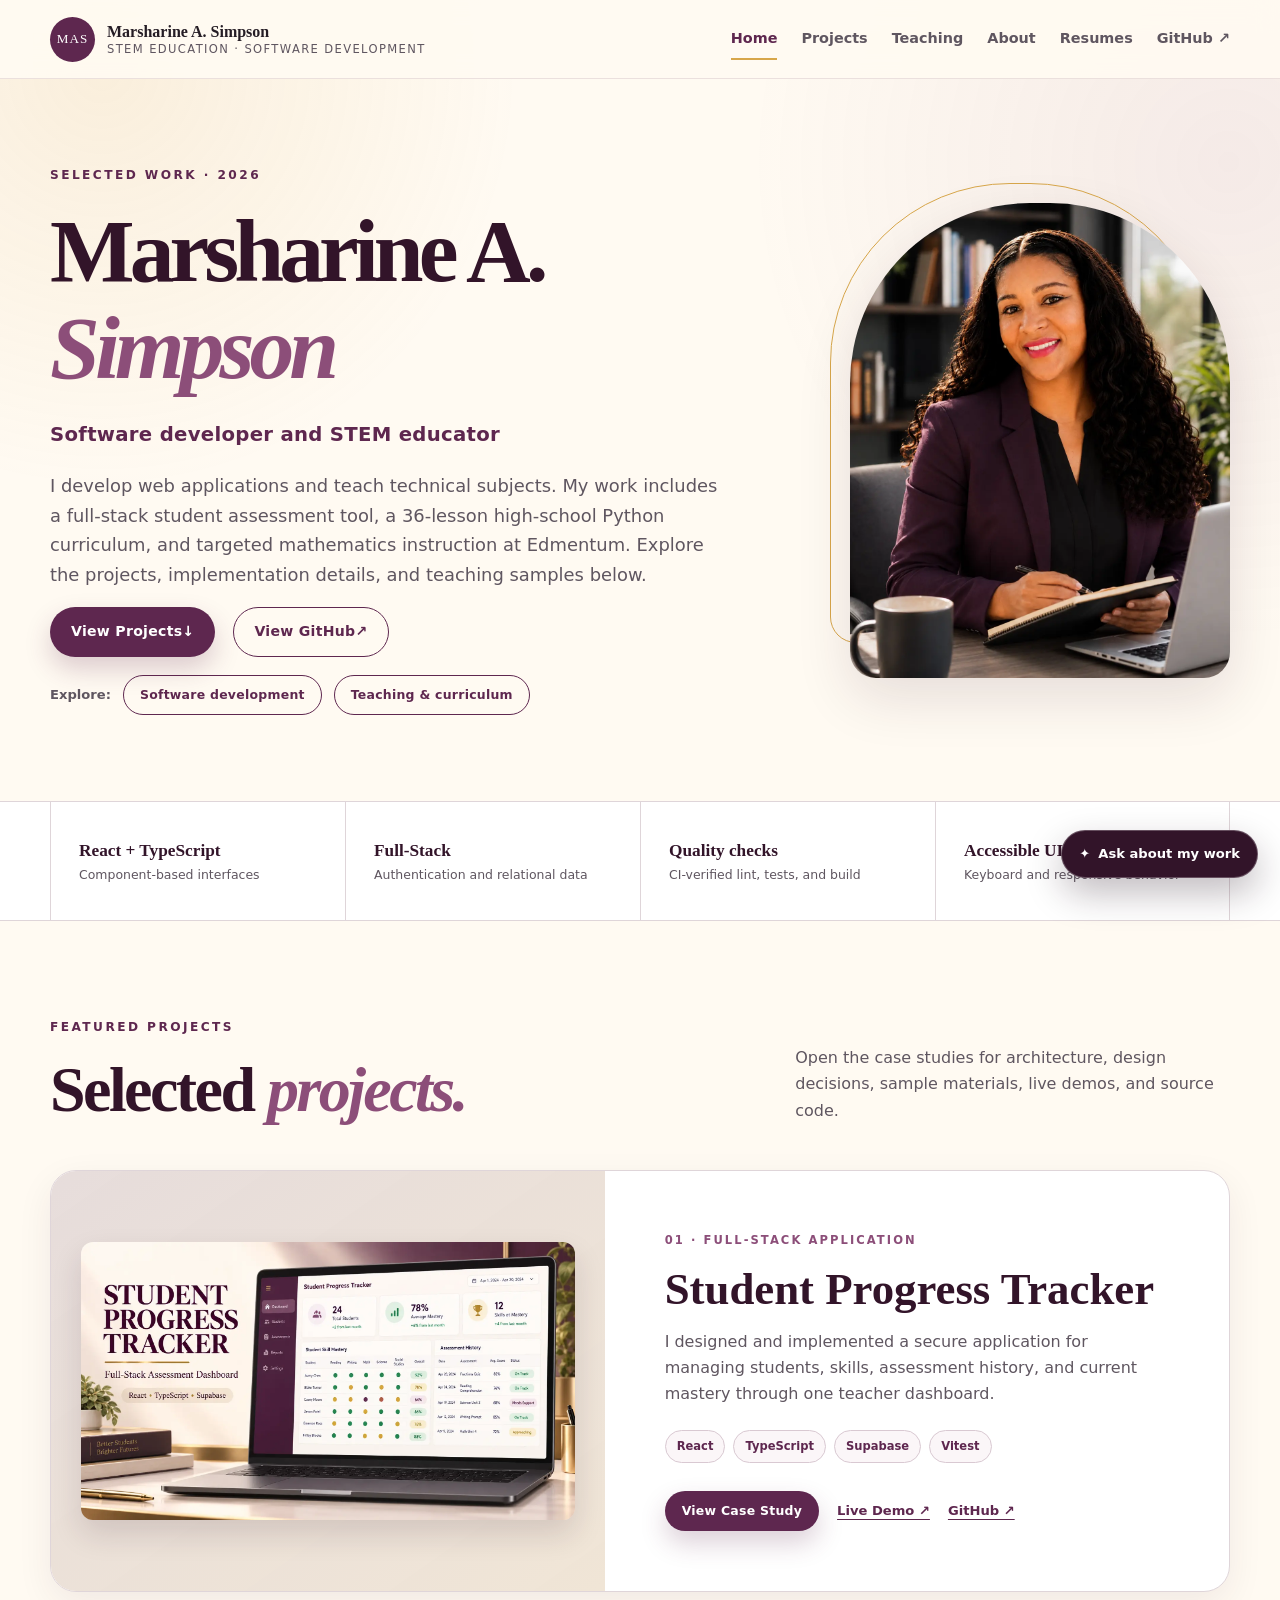
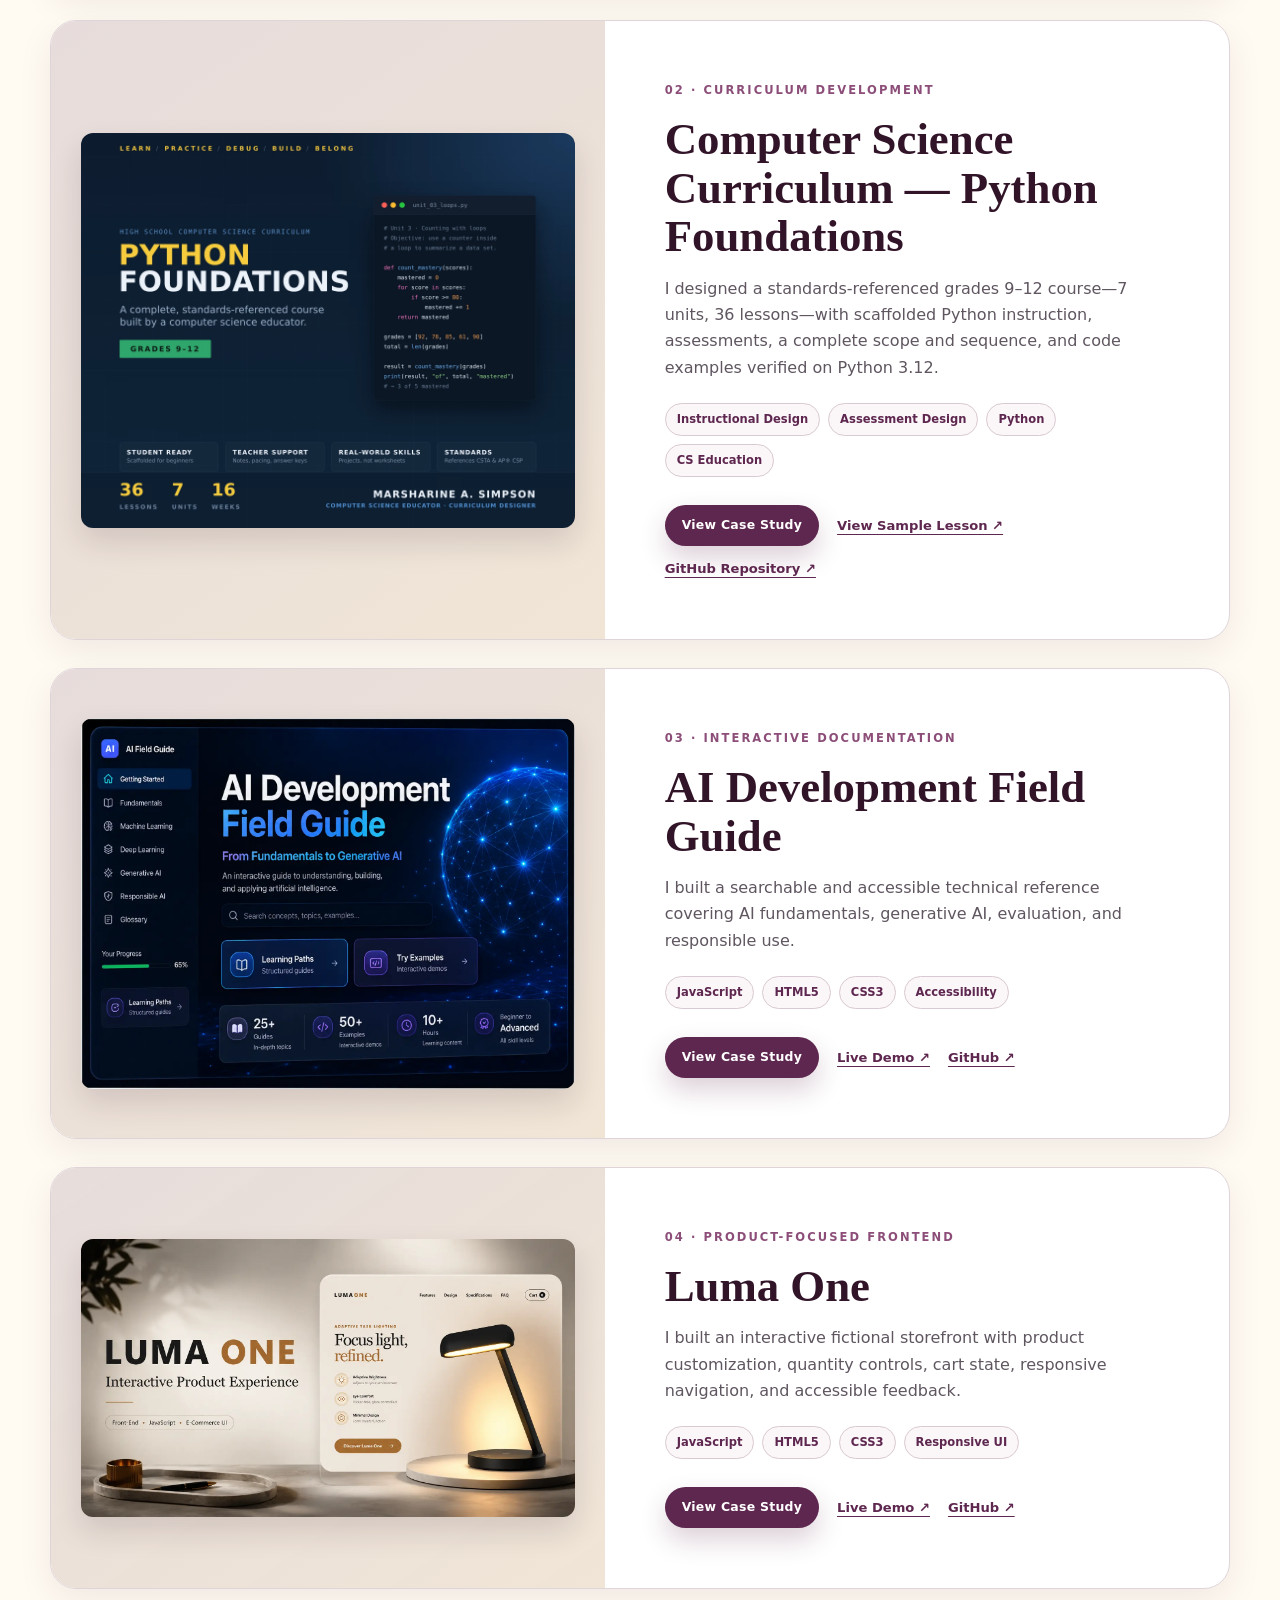
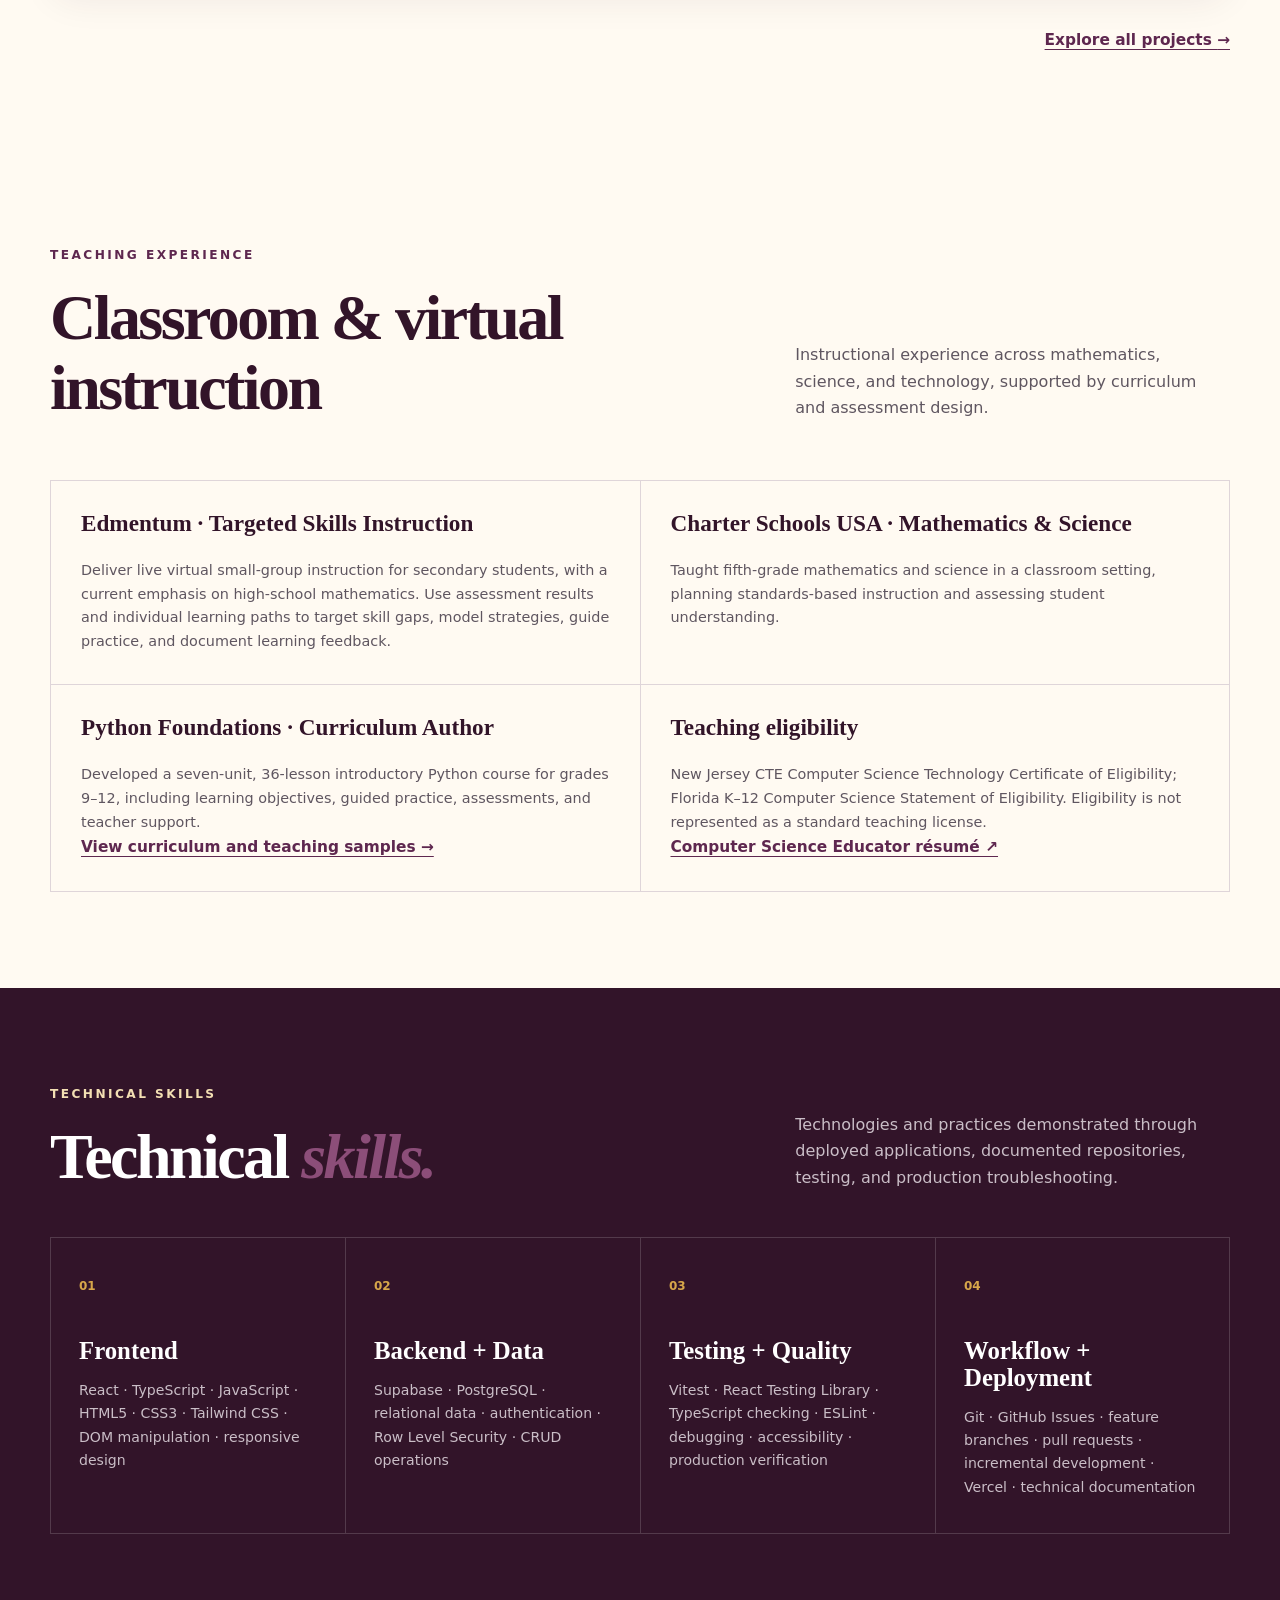
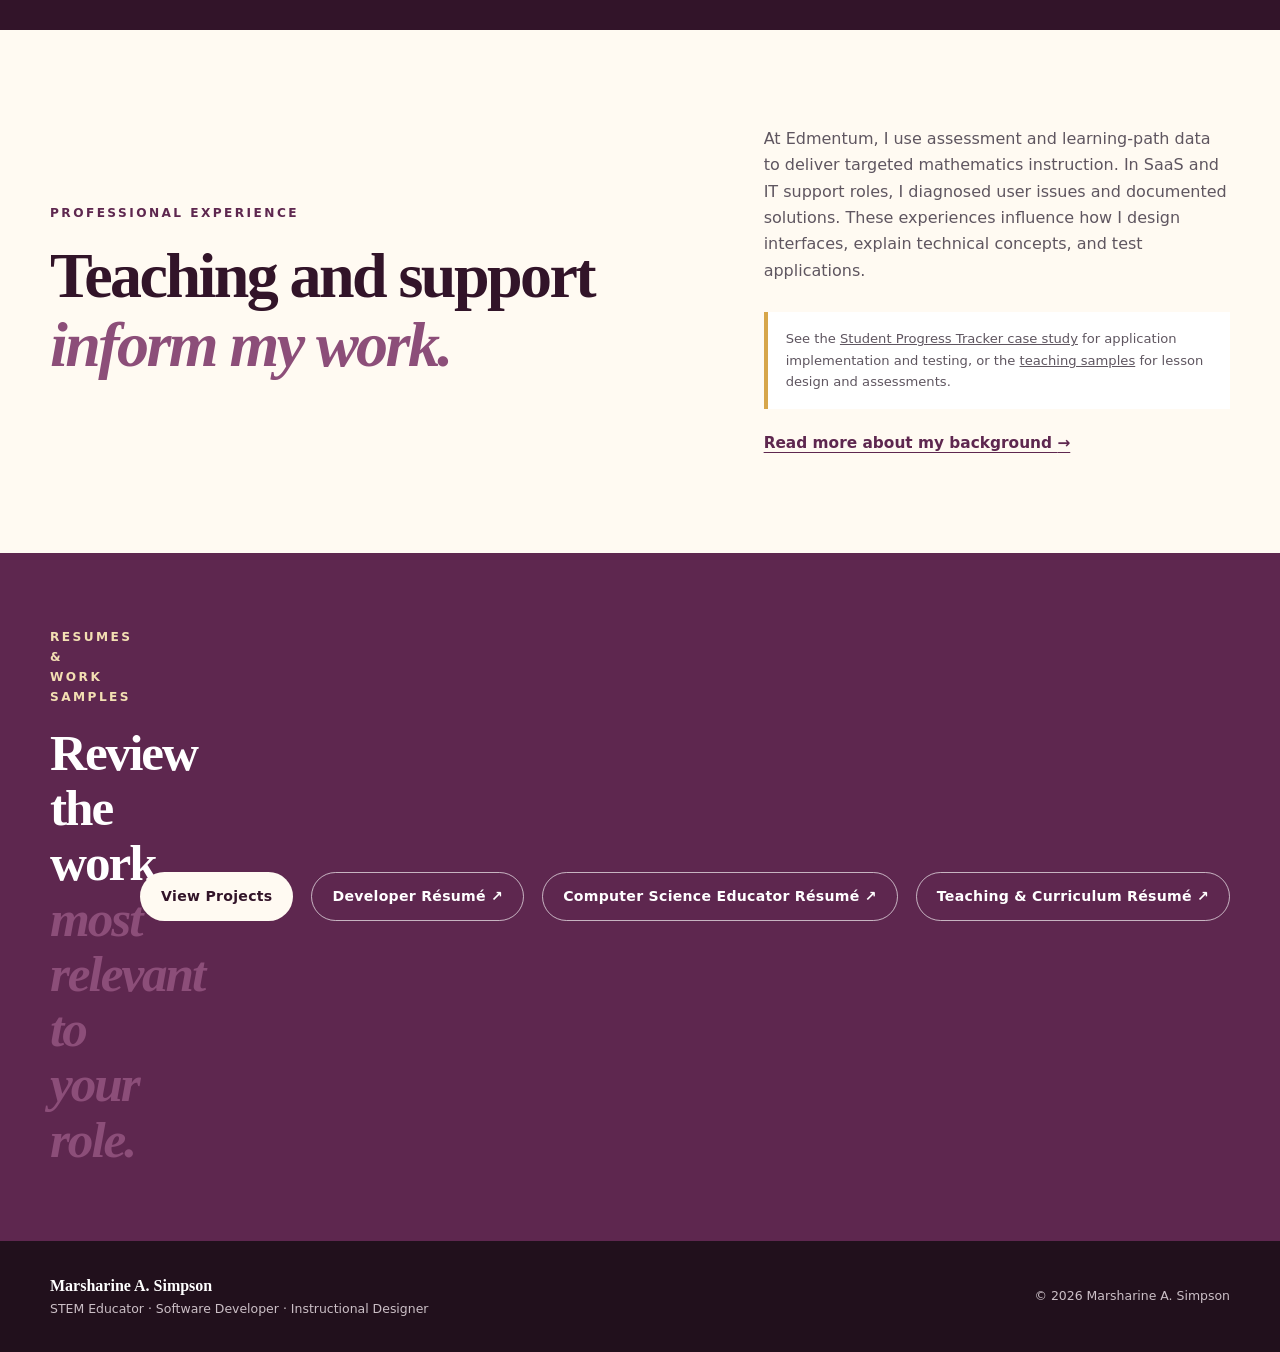
<file: index.html>
<!DOCTYPE html>
<html lang="en">
<head>
    <meta charset="UTF-8">
    <meta name="viewport" content="width=device-width, initial-scale=1.0">
    <meta name="description" content="Portfolio of Marsharine A. Simpson: STEM and computer science education, software development, technical learning, and instructional design, with Python curriculum and deployed applications.">
    <meta name="theme-color" content="#5e274f">
    <link rel="canonical" href="https://projectsportfolio-nine.vercel.app/">
    <meta property="og:type" content="profile">
    <meta property="og:title" content="Marsharine A. Simpson | STEM Educator, Software Developer &amp; Instructional Designer">
    <meta property="og:description" content="Full-stack React and TypeScript applications, a grades 9–12 Python curriculum, and EdTech built at the intersection of software and instruction.">
    <meta property="og:url" content="https://projectsportfolio-nine.vercel.app/">
    <meta property="og:image" content="https://projectsportfolio-nine.vercel.app/assets/marsharine-profile.jpg">
    <meta property="og:image:alt" content="Professional portrait of Marsharine A. Simpson, software developer and computer science curriculum designer">
    <meta name="twitter:card" content="summary_large_image">
    <meta name="twitter:title" content="Marsharine A. Simpson | Software Developer &amp; CS Curriculum Designer">
    <meta name="twitter:description" content="Deployed React and TypeScript applications, a grades 9–12 Python curriculum, and EdTech case studies.">
    <meta name="twitter:image" content="https://projectsportfolio-nine.vercel.app/assets/marsharine-profile.jpg">
    <title>Marsharine A. Simpson | Software Developer &amp; CS Curriculum Designer</title>
    <link rel="icon" href="assets/favicon.svg" type="image/svg+xml">
    <link rel="manifest" href="site.webmanifest">
    <link rel="preload" as="image" href="assets/profile-portrait.webp" type="image/webp" fetchpriority="high">
    <link rel="stylesheet" href="styles.css">
    <script src="data/portfolio-answers.js" defer></script>
    <script src="script.js" defer></script>
    <script type="application/ld+json">
    {
        "@context": "https://schema.org",
        "@type": "ProfilePage",
        "url": "https://projectsportfolio-nine.vercel.app/",
        "name": "Marsharine A. Simpson — STEM Education, Software Development & Technical Learning",
        "mainEntity": {
            "@type": "Person",
            "name": "Marsharine A. Simpson",
            "jobTitle": ["STEM and Computer Science Educator", "Software Developer", "Curriculum and Instructional Designer"],
            "url": "https://projectsportfolio-nine.vercel.app/",
            "image": "https://projectsportfolio-nine.vercel.app/assets/marsharine-profile.jpg",
            "sameAs": ["https://github.com/marsharine-cs", "https://www.linkedin.com/in/marsharine-a-simpson/"],
            "alumniOf": {"@type": "CollegeOrUniversity", "name": "University of Phoenix"},
            "knowsAbout": ["React", "TypeScript", "JavaScript", "Python", "Supabase", "PostgreSQL", "Software Testing", "Web Accessibility", "Curriculum Development", "Instructional Design", "Computer Science Education", "Educational Technology"]
        }
    }
    </script>
</head>
<body data-page="home">
    <a class="skip-link" href="#main-content">Skip to main content</a>

    <header class="site-header">
        <div class="nav-shell">
            <a class="brand" href="index.html" aria-label="Marsharine A. Simpson portfolio home">
                <span class="brand-mark" aria-hidden="true">MAS</span>
                <span class="brand-copy">
                    <strong>Marsharine A. Simpson</strong>
                    <small>STEM Education · Software Development</small>
                </span>
            </a>

            <button class="menu-button" id="menu-button" type="button" aria-expanded="false" aria-controls="main-navigation" aria-label="Open navigation menu">
                <span></span><span></span><span></span>
            </button>

            <nav class="main-navigation" id="main-navigation" aria-label="Primary navigation">
                <a href="index.html" aria-current="page">Home</a>
                <a href="projects.html">Projects</a>
                <a href="stem-curriculum-teaching-samples.html">Teaching</a>
                <a href="about.html">About</a>
                <a href="/#resumes" title="Choose a résumé for teaching, curriculum, or software roles">Resumes</a>
                <a href="https://github.com/marsharine-cs" target="_blank" rel="noopener noreferrer">GitHub <span aria-hidden="true">↗</span></a>
            </nav>
        </div>
    </header>

    <main id="main-content">
        <section class="hero shell" aria-labelledby="hero-heading">
            <div class="hero-copy">
                <p class="eyebrow">SELECTED WORK · 2026</p>
                <h1 id="hero-heading">Marsharine A. <span>Simpson</span></h1>
                <p class="hero-stack">Software developer and STEM educator</p>
                <p class="hero-introduction">I develop web applications and teach technical subjects. My work includes a full-stack student assessment tool, a 36-lesson high-school Python curriculum, and targeted mathematics instruction at Edmentum. Explore the projects, implementation details, and teaching samples below.</p>
                <div class="button-row">
                    <a class="button button-primary" href="#featured-projects">View Projects <span aria-hidden="true">↓</span></a>
                    <a class="button button-secondary" href="https://github.com/marsharine-cs" target="_blank" rel="noopener noreferrer">View GitHub <span aria-hidden="true">↗</span></a>
                </div>
                <div class="recruiter-paths" aria-label="Relevant professional experience">
                    <span>Explore:</span>
                    <button class="button button-secondary button-small" type="button" data-open-recruiter>Software development</button>
                    <button class="button button-secondary button-small" type="button" data-open-curriculum-recruiter>Teaching &amp; curriculum</button>
                </div>
            </div>

            <figure class="hero-photo">
                <img src="assets/profile-portrait.webp" width="1122" height="1402" fetchpriority="high" decoding="async" alt="Professional portrait of Marsharine A. Simpson at a desk with a notebook and laptop">
            </figure>
        </section>

        <section class="proof-strip" aria-label="Core development capabilities">
            <div class="shell proof-grid">
                <div><strong>React + TypeScript</strong><span>Component-based interfaces</span></div>
                <div><strong>Full-Stack</strong><span>Authentication and relational data</span></div>
                <div><strong>Quality checks</strong><span>CI-verified lint, tests, and build</span></div>
                <div><strong>Accessible UI</strong><span>Keyboard and responsive behavior</span></div>
            </div>
        </section>

        <section class="section shell" id="featured-projects" aria-labelledby="featured-heading">
            <div class="section-heading">
                <div>
                    <p class="eyebrow">FEATURED PROJECTS</p>
                    <h2 id="featured-heading">Selected <span>projects.</span></h2>
                </div>
                <p>Open the case studies for architecture, design decisions, sample materials, live demos, and source code.</p>
            </div>

            <div class="featured-grid">
                <article class="project-card project-card-featured">
                    <a class="project-media" href="case-studies/student-progress-tracker.html" aria-label="Read the Student Progress Tracker case study">
                        <img src="assets/student-progress-tracker-project.webp" width="1672" height="941" loading="lazy" decoding="async" alt="Student Progress Tracker full-stack assessment dashboard preview">
                    </a>
                    <div class="project-card-body">
                        <p class="project-kicker">01 · FULL-STACK APPLICATION</p>
                        <h3>Student Progress Tracker</h3>
                        <p>I designed and implemented a secure application for managing students, skills, assessment history, and current mastery through one teacher dashboard.</p>
                        <ul class="tag-list" aria-label="Technologies">
                            <li>React</li><li>TypeScript</li><li>Supabase</li><li>Vitest</li>
                        </ul>
                        <div class="project-actions">
                            <a class="button button-primary button-small" href="case-studies/student-progress-tracker.html">View Case Study</a>
                            <a href="https://student-progress-tracker-sepia.vercel.app/?demo=1" target="_blank" rel="noopener noreferrer">Live Demo ↗</a>
                            <a href="https://github.com/marsharine-cs/student-progress-tracker" target="_blank" rel="noopener noreferrer">GitHub ↗</a>
                        </div>
                    </div>
                </article>

                <article class="project-card project-card-featured">
                    <a class="project-media" href="case-studies/python-foundations-curriculum.html" aria-label="Read the Python Foundations curriculum case study">
                        <img src="assets/python-foundations-cover.webp" width="2000" height="1600" loading="lazy" decoding="async" alt="Python Foundations grades 9–12 computer science curriculum cover">
                    </a>
                    <div class="project-card-body">
                        <p class="project-kicker">02 · CURRICULUM DEVELOPMENT</p>
                        <h3>Computer Science Curriculum — Python Foundations</h3>
                        <p>I designed a standards-referenced grades 9–12 course—7 units, 36 lessons—with scaffolded Python instruction, assessments, a complete scope and sequence, and code examples verified on Python 3.12.</p>
                        <ul class="tag-list" aria-label="Disciplines">
                            <li>Instructional Design</li><li>Assessment Design</li><li>Python</li><li>CS Education</li>
                        </ul>
                        <div class="project-actions">
                            <a class="button button-primary button-small" href="case-studies/python-foundations-curriculum.html">View Case Study</a>
                            <a href="https://github.com/marsharine-cs/computer-science-secondary-curriculum/blob/main/intro-to-python-9-12/sample-lesson-1.3.md" target="_blank" rel="noopener noreferrer">View Sample Lesson ↗</a>
                            <a href="https://github.com/marsharine-cs/computer-science-secondary-curriculum" target="_blank" rel="noopener noreferrer">GitHub Repository ↗</a>
                        </div>
                    </div>
                </article>

                <article class="project-card project-card-featured">
                    <a class="project-media" href="case-studies/ai-development-field-guide.html" aria-label="Read the AI Development Field Guide case study">
                        <img src="assets/ai-field-guide-project.webp" width="1448" height="1086" loading="lazy" decoding="async" alt="AI Development Field Guide interface preview">
                    </a>
                    <div class="project-card-body">
                        <p class="project-kicker">03 · INTERACTIVE DOCUMENTATION</p>
                        <h3>AI Development Field Guide</h3>
                        <p>I built a searchable and accessible technical reference covering AI fundamentals, generative AI, evaluation, and responsible use.</p>
                        <ul class="tag-list" aria-label="Technologies">
                            <li>JavaScript</li><li>HTML5</li><li>CSS3</li><li>Accessibility</li>
                        </ul>
                        <div class="project-actions">
                            <a class="button button-primary button-small" href="case-studies/ai-development-field-guide.html">View Case Study</a>
                            <a href="https://ai-development-field-guide.vercel.app/" target="_blank" rel="noopener noreferrer">Live Demo ↗</a>
                            <a href="https://github.com/marsharine-cs/Software_Engineering-Projects/tree/AI_Dev-Technical_Doc_Web_Project" target="_blank" rel="noopener noreferrer">GitHub ↗</a>
                        </div>
                    </div>
                </article>

                <article class="project-card project-card-featured">
                    <a class="project-media" href="case-studies/luma-one.html" aria-label="Read the Luma One case study">
                        <img src="assets/luma-one-project.webp" width="1672" height="941" loading="lazy" decoding="async" alt="Luma One interactive product experience preview">
                    </a>
                    <div class="project-card-body">
                        <p class="project-kicker">04 · PRODUCT-FOCUSED FRONTEND</p>
                        <h3>Luma One</h3>
                        <p>I built an interactive fictional storefront with product customization, quantity controls, cart state, responsive navigation, and accessible feedback.</p>
                        <ul class="tag-list" aria-label="Technologies">
                            <li>JavaScript</li><li>HTML5</li><li>CSS3</li><li>Responsive UI</li>
                        </ul>
                        <div class="project-actions">
                            <a class="button button-primary button-small" href="case-studies/luma-one.html">View Case Study</a>
                            <a href="https://luma-one-product-landing.vercel.app/" target="_blank" rel="noopener noreferrer">Live Demo ↗</a>
                            <a href="https://github.com/marsharine-cs/Software_Engineering-Projects/tree/Product_Landing-_Page" target="_blank" rel="noopener noreferrer">GitHub ↗</a>
                        </div>
                    </div>
                </article>
            </div>

            <div class="section-action">
                <a class="text-link" href="projects.html">Explore all projects <span aria-hidden="true">→</span></a>
            </div>
        </section>

        <section class="section shell" id="teaching-experience" aria-labelledby="teaching-heading">
            <div class="section-heading">
                <div><p class="eyebrow">TEACHING EXPERIENCE</p><h2 id="teaching-heading">Classroom &amp; virtual instruction</h2></div>
                <p>Instructional experience across mathematics, science, and technology, supported by curriculum and assessment design.</p>
            </div>
            <div class="experience-grid">
                <article><h3>Edmentum · Targeted Skills Instruction</h3><p>Deliver live virtual small-group instruction for secondary students, with a current emphasis on high-school mathematics. Use assessment results and individual learning paths to target skill gaps, model strategies, guide practice, and document learning feedback.</p></article>
                <article><h3>Charter Schools USA · Mathematics &amp; Science</h3><p>Taught fifth-grade mathematics and science in a classroom setting, planning standards-based instruction and assessing student understanding.</p></article>
                <article><h3>Python Foundations · Curriculum Author</h3><p>Developed a seven-unit, 36-lesson introductory Python course for grades 9–12, including learning objectives, guided practice, assessments, and teacher support.</p><a class="text-link" href="stem-curriculum-teaching-samples.html">View curriculum and teaching samples →</a></article>
                <article><h3>Teaching eligibility</h3><p>New Jersey CTE Computer Science Technology Certificate of Eligibility; Florida K–12 Computer Science Statement of Eligibility. Eligibility is not represented as a standard teaching license.</p><a class="text-link" href="assets/Marsharine-Simpson-Computer-Science-Educator-Resume-Final.pdf" target="_blank" rel="noopener noreferrer">Computer Science Educator résumé ↗</a></article>
            </div>
        </section>

        <section class="section section-dark" aria-labelledby="skills-heading">
            <div class="shell">
                <div class="section-heading section-heading-light">
                    <div>
                        <p class="eyebrow">TECHNICAL SKILLS</p>
                        <h2 id="skills-heading">Technical <span>skills.</span></h2>
                    </div>
                    <p>Technologies and practices demonstrated through deployed applications, documented repositories, testing, and production troubleshooting.</p>
                </div>

                <div class="skills-grid">
                    <article><span>01</span><h3>Frontend</h3><p>React · TypeScript · JavaScript · HTML5 · CSS3 · Tailwind CSS · DOM manipulation · responsive design</p></article>
                    <article><span>02</span><h3>Backend + Data</h3><p>Supabase · PostgreSQL · relational data · authentication · Row Level Security · CRUD operations</p></article>
                    <article><span>03</span><h3>Testing + Quality</h3><p>Vitest · React Testing Library · TypeScript checking · ESLint · debugging · accessibility · production verification</p></article>
                    <article><span>04</span><h3>Workflow + Deployment</h3><p>Git · GitHub Issues · feature branches · pull requests · incremental development · Vercel · technical documentation</p></article>
                </div>
            </div>
        </section>

        <section class="section shell developer-edge" aria-labelledby="edge-heading">
            <div>
                <p class="eyebrow">PROFESSIONAL EXPERIENCE</p>
                <h2 id="edge-heading">Teaching and support <span>inform my work.</span></h2>
            </div>
            <div>
                <p>At Edmentum, I use assessment and learning-path data to deliver targeted mathematics instruction. In SaaS and IT support roles, I diagnosed user issues and documented solutions. These experiences influence how I design interfaces, explain technical concepts, and test applications.</p>
                <p class="quality-note">See the <a href="case-studies/student-progress-tracker.html">Student Progress Tracker case study</a> for application implementation and testing, or the <a href="stem-curriculum-teaching-samples.html">teaching samples</a> for lesson design and assessments.</p>
                <a class="text-link" href="about.html">Read more about my background <span aria-hidden="true">→</span></a>
            </div>
        </section>

        <section class="cta-section" id="resumes">
            <div class="shell cta-grid">
                <div>
                    <p class="eyebrow">RESUMES &amp; WORK SAMPLES</p>
                    <h2>Review the work <span>most relevant to your role.</span></h2>
                </div>
                <div class="button-row">
                    <a class="button button-light" href="projects.html">View Projects</a>
                    <a class="button button-outline-light" href="assets/Marsharine-Simpson-Software-Developer-Resume.pdf" target="_blank" rel="noopener noreferrer">Developer Résumé ↗</a>
                    <a class="button button-outline-light" href="assets/Marsharine-Simpson-Computer-Science-Educator-Resume-Final.pdf" target="_blank" rel="noopener noreferrer">Computer Science Educator Résumé ↗</a>
                    <a class="button button-outline-light" href="assets/Marsharine-Simpson-Curriculum-Designer-Resume.pdf" target="_blank" rel="noopener noreferrer">Teaching &amp; Curriculum Résumé ↗</a>
                </div>
            </div>
        </section>
    </main>

    <dialog class="recruiter-dialog" id="recruiter-dialog" aria-labelledby="recruiter-title">
        <div class="recruiter-shell">
            <header class="recruiter-header">
                <div><p class="eyebrow">DEVELOPMENT PROJECTS</p><h2 id="recruiter-title">Software development experience</h2></div>
                <button class="dialog-close" type="button" aria-label="Close recruiter summary" data-close-dialog>×</button>
            </header>
            <p class="recruiter-lead">I build and deploy user-focused web applications, test important behavior, troubleshoot production issues, and document the engineering decisions behind the work.</p>
            <div class="recruiter-evidence">
                <article><span>FEATURED APPLICATION</span><h3>Student Progress Tracker</h3><p>React + TypeScript + Supabase/PostgreSQL with authentication, RLS, CRUD, assessment history, dashboard logic, and automated regression coverage.</p></article>
                <article><span>ENGINEERING PRACTICE</span><h3>Team-ready workflow</h3><p>GitHub Issues, feature branches, pull requests, TypeScript checks, linting, testing, production builds, and deployment verification.</p></article>
                <article><span>PROFESSIONAL EDGE</span><h3>Clear problem-solving</h3><p>IT, SaaS support, education, and AI-evaluation experience strengthen troubleshooting, communication, documentation, and user empathy.</p></article>
            </div>
            <div class="button-row">
                <a class="button button-primary" href="case-studies/student-progress-tracker.html">Review Strongest Case Study</a>
                <a class="button button-secondary" href="https://github.com/marsharine-cs" target="_blank" rel="noopener noreferrer">GitHub ↗</a>
                <a class="button button-secondary" href="https://projectsportfolio-nine.vercel.app/assets/Marsharine-Simpson-Software-Developer-Resume.pdf" target="_blank" rel="noopener noreferrer">Résumé ↗</a>
            </div>
        </div>
    </dialog>

    <dialog class="recruiter-dialog" id="curriculum-recruiter-dialog" aria-labelledby="curriculum-recruiter-title">
        <div class="recruiter-shell">
            <header class="recruiter-header">
                <div><p class="eyebrow">TEACHING &amp; CURRICULUM</p><h2 id="curriculum-recruiter-title">Teaching and curriculum experience</h2></div>
                <button class="dialog-close" type="button" aria-label="Close curriculum recruiter summary" data-close-dialog>×</button>
            </header>
            <p class="recruiter-lead">I design computer science curriculum end to end—scope and sequence, objectives, scaffolded lessons, assessments, and teacher materials—and I bring classroom teaching and software-development experience to every course.</p>
            <div class="recruiter-evidence">
                <article><span>STRONGEST WORK SAMPLE</span><h3>Python Foundations</h3><p>A grades 9–12 course of 7 units and 36 lessons, designed with reference to CSTA K–12 and AP® CSP, with every code example verified on Python 3.12.</p></article>
                <article><span>INSTRUCTIONAL EXPERIENCE</span><h3>Elementary through high school</h3><p>Targeted-skills instruction with a current focus on high-school mathematics at Edmentum; earlier fifth-grade math and science classroom instruction; computer science teaching eligibility in New Jersey and Florida.</p></article>
                <article><span>EDTECH EDGE</span><h3>Builds the tools, too</h3><p>Designed and deployed the Student Progress Tracker, a teacher dashboard for assessment history and current mastery by skill.</p></article>
            </div>
            <div class="button-row">
                <a class="button button-primary" href="case-studies/python-foundations-curriculum.html">Review Curriculum Case Study</a>
                <a class="button button-secondary" href="https://github.com/marsharine-cs/computer-science-secondary-curriculum/blob/main/intro-to-python-9-12/sample-lesson-1.3.md" target="_blank" rel="noopener noreferrer">Sample Lesson ↗</a>
                <a class="button button-secondary" href="assets/Marsharine-Simpson-Computer-Science-Educator-Resume-Final.pdf" target="_blank" rel="noopener noreferrer">Educator Résumé ↗</a>
                <a class="button button-secondary" href="assets/Marsharine-Simpson-Curriculum-Designer-Resume.pdf" target="_blank" rel="noopener noreferrer">Teaching &amp; Curriculum Résumé ↗</a>
            </div>
        </div>
    </dialog>

    <footer class="site-footer">
        <div class="shell footer-grid">
            <div><strong>Marsharine A. Simpson</strong><span>STEM Educator · Software Developer · Instructional Designer</span></div>
            <p>© <span data-current-year>2026</span> Marsharine A. Simpson</p>
        </div>
    </footer>
</body>
</html>
</file>
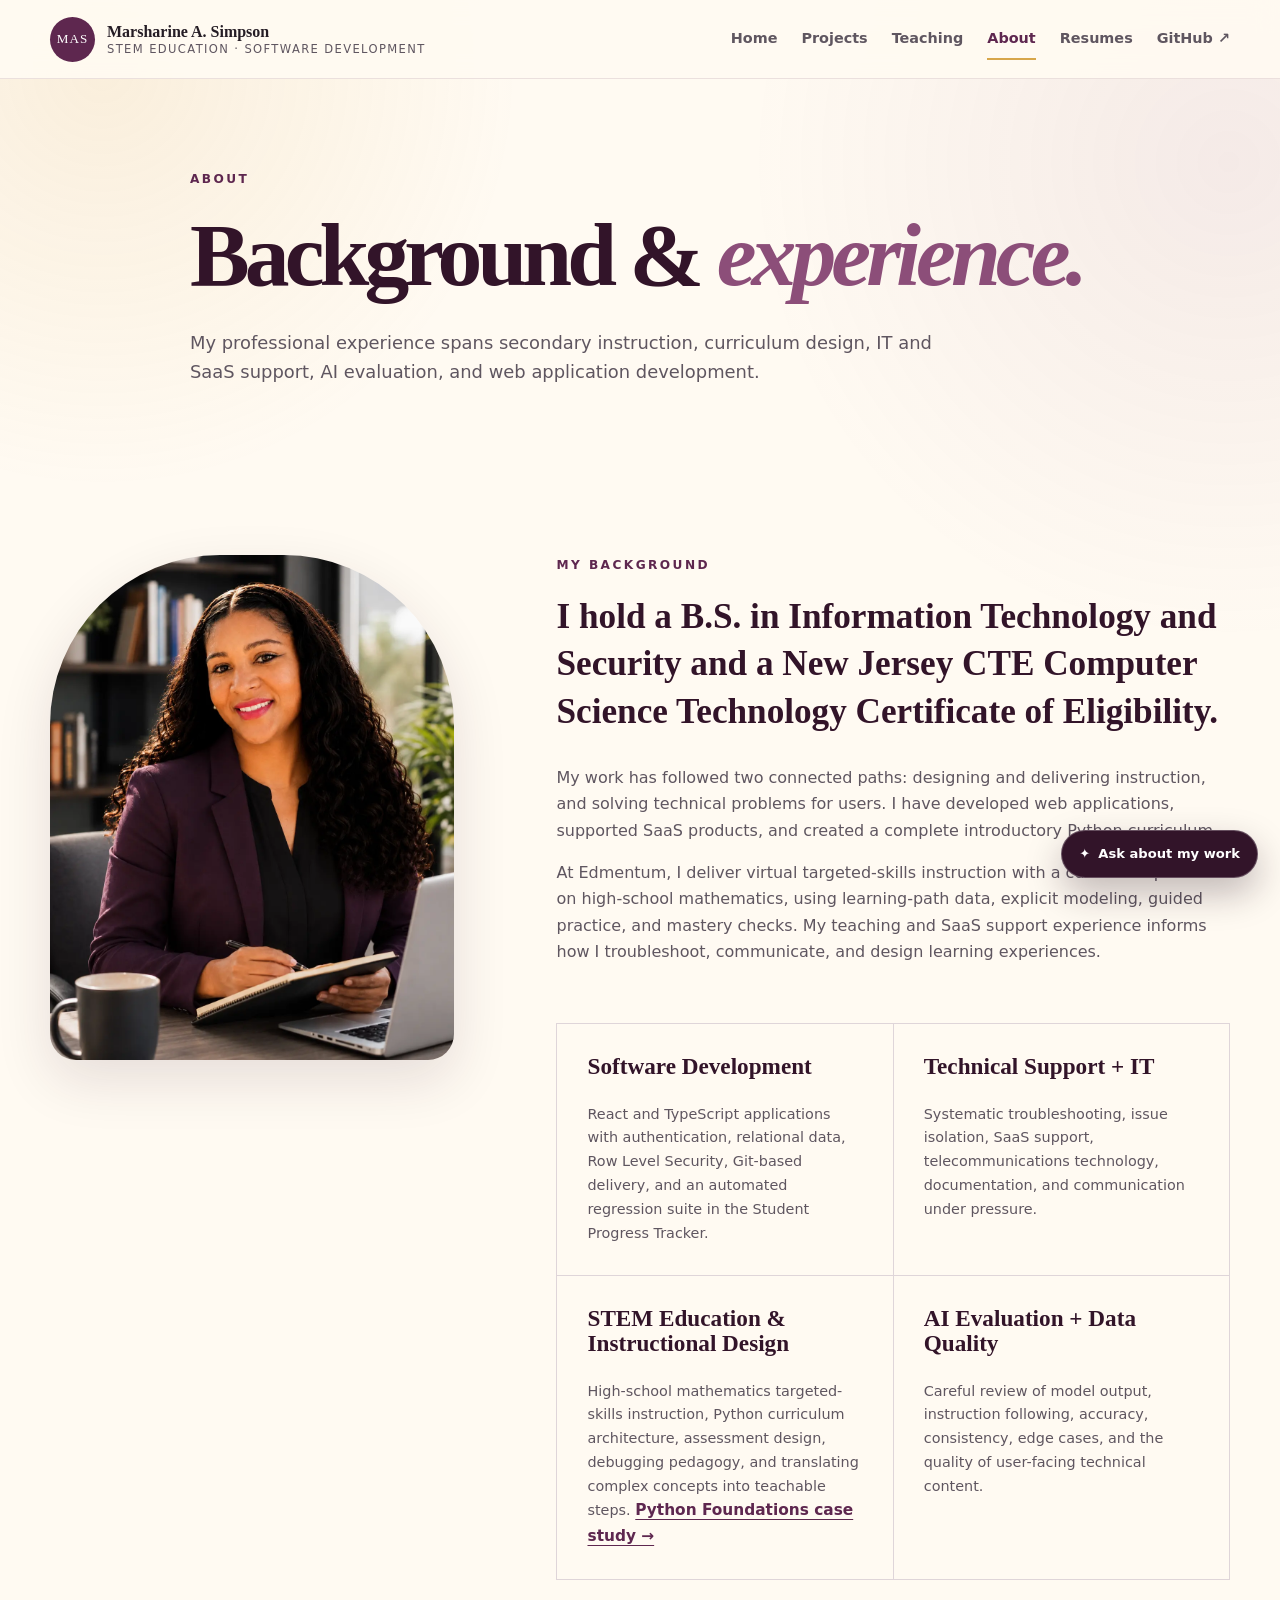
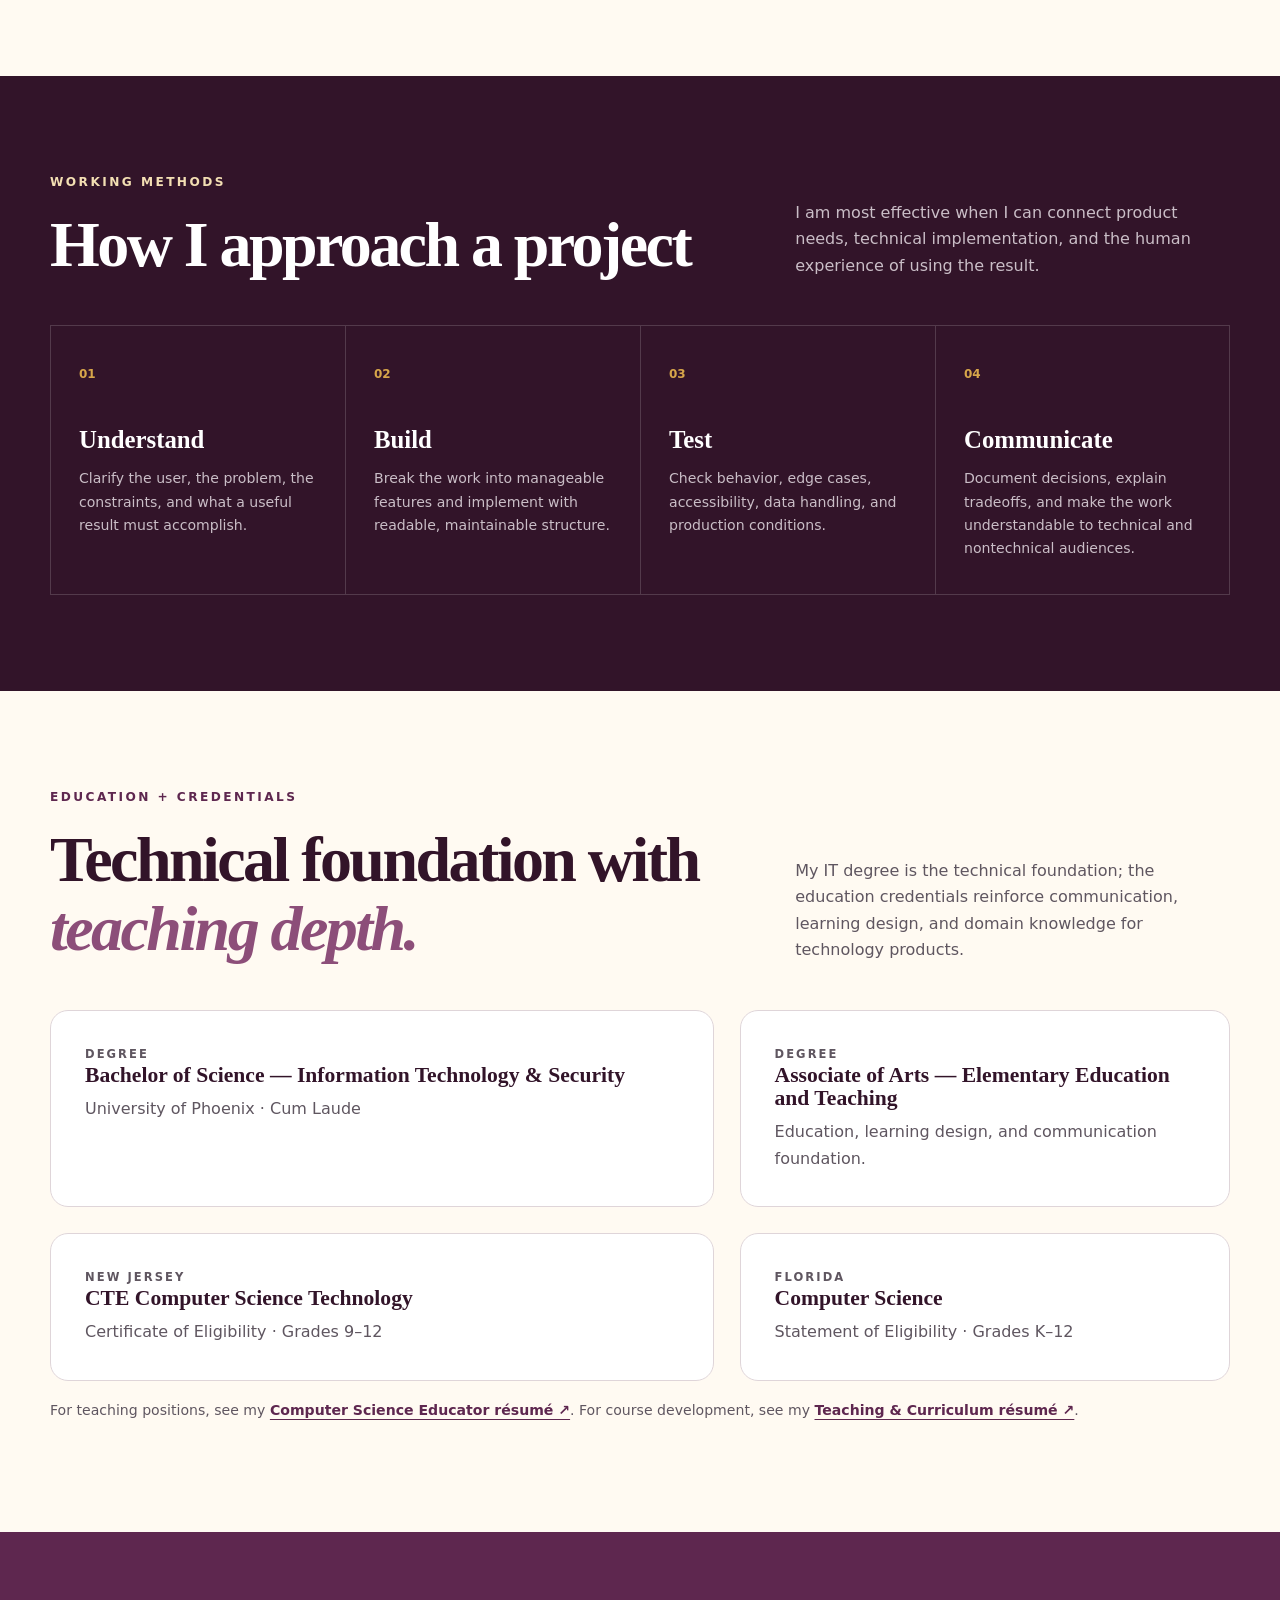
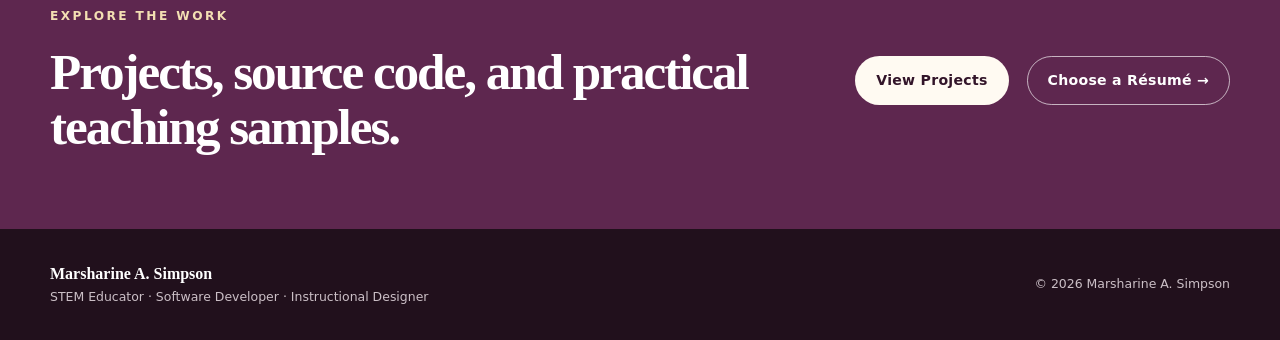
<file: about.html>
<!DOCTYPE html>
<html lang="en">
<head>
    <meta charset="UTF-8">
    <meta name="viewport" content="width=device-width, initial-scale=1.0">
    <meta name="description" content="About Marsharine A. Simpson: STEM and computer science educator, software developer, and instructional designer with SaaS technical support and AI evaluation experience.">
    <meta name="theme-color" content="#5e274f">
    <link rel="canonical" href="https://projectsportfolio-nine.vercel.app/about.html">
    <meta property="og:type" content="profile">
    <meta property="og:title" content="About Marsharine A. Simpson | Education, Software & Technical Learning">
    <meta property="og:description" content="STEM and computer science education, software development, instructional design, SaaS support, and practical technology learning.">
    <meta property="og:url" content="https://projectsportfolio-nine.vercel.app/about.html">
    <meta property="og:image" content="https://projectsportfolio-nine.vercel.app/assets/marsharine-profile.jpg">
    <meta property="og:image:alt" content="Professional portrait of Marsharine A. Simpson">
    <meta name="twitter:card" content="summary_large_image">
    <title>About | Marsharine A. Simpson</title>
    <link rel="icon" href="assets/favicon.svg" type="image/svg+xml">
    <link rel="manifest" href="site.webmanifest">
    <link rel="stylesheet" href="styles.css">
    <script src="data/portfolio-answers.js" defer></script>
    <script src="script.js" defer></script>
</head>
<body data-page="about">
    <a class="skip-link" href="#main-content">Skip to main content</a>

    <header class="site-header">
        <div class="nav-shell">
            <a class="brand" href="index.html" aria-label="Marsharine A. Simpson portfolio home">
                <span class="brand-mark" aria-hidden="true">MAS</span>
                <span class="brand-copy"><strong>Marsharine A. Simpson</strong><small>STEM Education · Software Development</small></span>
            </a>
            <button class="menu-button" id="menu-button" type="button" aria-expanded="false" aria-controls="main-navigation" aria-label="Open navigation menu"><span></span><span></span><span></span></button>
            <nav class="main-navigation" id="main-navigation" aria-label="Primary navigation">
                <a href="index.html">Home</a>
                <a href="projects.html">Projects</a>
                <a href="stem-curriculum-teaching-samples.html">Teaching</a>
                <a href="about.html" aria-current="page">About</a>
                <a href="/#resumes" title="Choose a résumé">Resumes</a>
                <a href="https://github.com/marsharine-cs" target="_blank" rel="noopener noreferrer">GitHub <span aria-hidden="true">↗</span></a>
            </nav>
        </div>
    </header>

    <main id="main-content">
        <section class="page-hero shell" aria-labelledby="about-heading">
            <p class="eyebrow">ABOUT</p>
            <h1 id="about-heading">Background &amp; <span>experience.</span></h1>
            <p>My professional experience spans secondary instruction, curriculum design, IT and SaaS support, AI evaluation, and web application development.</p>
        </section>

        <section class="section shell about-intro" aria-labelledby="background-heading">
            <figure><img src="assets/profile-portrait.webp" width="1122" height="1402" decoding="async" alt="Professional portrait of Marsharine A. Simpson at a desk"></figure>
            <div class="about-copy">
                <p class="eyebrow">MY BACKGROUND</p>
                <h2 id="background-heading" class="lead">I hold a B.S. in Information Technology and Security and a New Jersey CTE Computer Science Technology Certificate of Eligibility.</h2>
                <p>My work has followed two connected paths: designing and delivering instruction, and solving technical problems for users. I have developed web applications, supported SaaS products, and created a complete introductory Python curriculum.</p>
                <p>At Edmentum, I deliver virtual targeted-skills instruction with a current emphasis on high-school mathematics, using learning-path data, explicit modeling, guided practice, and mastery checks. My teaching and SaaS support experience informs how I troubleshoot, communicate, and design learning experiences.</p>

                <div class="experience-grid" aria-label="Professional perspective">
                    <article><h3>Software Development</h3><p>React and TypeScript applications with authentication, relational data, Row Level Security, Git-based delivery, and an automated regression suite in the Student Progress Tracker.</p></article>
                    <article><h3>Technical Support + IT</h3><p>Systematic troubleshooting, issue isolation, SaaS support, telecommunications technology, documentation, and communication under pressure.</p></article>
                    <article><h3>STEM Education &amp; Instructional Design</h3><p>High-school mathematics targeted-skills instruction, Python curriculum architecture, assessment design, debugging pedagogy, and translating complex concepts into teachable steps. <a class="text-link" href="case-studies/python-foundations-curriculum.html">Python Foundations case study →</a></p></article>
                    <article><h3>AI Evaluation + Data Quality</h3><p>Careful review of model output, instruction following, accuracy, consistency, edge cases, and the quality of user-facing technical content.</p></article>
                </div>
            </div>
        </section>

        <section class="section section-dark" aria-labelledby="approach-heading">
            <div class="shell">
                <div class="section-heading section-heading-light">
                    <div><p class="eyebrow">WORKING METHODS</p><h2 id="approach-heading">How I approach a project</h2></div>
                    <p>I am most effective when I can connect product needs, technical implementation, and the human experience of using the result.</p>
                </div>
                <div class="skills-grid">
                    <article><span>01</span><h3>Understand</h3><p>Clarify the user, the problem, the constraints, and what a useful result must accomplish.</p></article>
                    <article><span>02</span><h3>Build</h3><p>Break the work into manageable features and implement with readable, maintainable structure.</p></article>
                    <article><span>03</span><h3>Test</h3><p>Check behavior, edge cases, accessibility, data handling, and production conditions.</p></article>
                    <article><span>04</span><h3>Communicate</h3><p>Document decisions, explain tradeoffs, and make the work understandable to technical and nontechnical audiences.</p></article>
                </div>
            </div>
        </section>

        <section class="section shell" aria-labelledby="credentials-heading">
            <div class="section-heading">
                <div><p class="eyebrow">EDUCATION + CREDENTIALS</p><h2 id="credentials-heading">Technical foundation with <span>teaching depth.</span></h2></div>
                <p>My IT degree is the technical foundation; the education credentials reinforce communication, learning design, and domain knowledge for technology products.</p>
            </div>
            <div class="credentials-grid">
                <article class="credential-card"><p class="project-kicker">DEGREE</p><h3>Bachelor of Science — Information Technology &amp; Security</h3><p>University of Phoenix · Cum Laude</p></article>
                <article class="credential-card"><p class="project-kicker">DEGREE</p><h3>Associate of Arts — Elementary Education and Teaching</h3><p>Education, learning design, and communication foundation.</p></article>
                <article class="credential-card"><p class="project-kicker">NEW JERSEY</p><h3>CTE Computer Science Technology</h3><p>Certificate of Eligibility · Grades 9–12</p></article>
                <article class="credential-card"><p class="project-kicker">FLORIDA</p><h3>Computer Science</h3><p>Statement of Eligibility · Grades K–12</p></article>
            </div>
            <p class="resume-note">For teaching positions, see my <a href="assets/Marsharine-Simpson-Computer-Science-Educator-Resume-Final.pdf" target="_blank" rel="noopener noreferrer">Computer Science Educator résumé ↗</a>. For course development, see my <a href="assets/Marsharine-Simpson-Curriculum-Designer-Resume.pdf" target="_blank" rel="noopener noreferrer">Teaching &amp; Curriculum résumé ↗</a>.</p>
        </section>

        <section class="cta-section">
            <div class="shell cta-grid">
                <div><p class="eyebrow">EXPLORE THE WORK</p><h2>Projects, source code, and practical teaching samples.</h2></div>
                <div class="button-row"><a class="button button-light" href="projects.html">View Projects</a><a class="button button-outline-light" href="index.html#resumes">Choose a Résumé →</a></div>
            </div>
        </section>
    </main>

    <footer class="site-footer"><div class="shell footer-grid"><div><strong>Marsharine A. Simpson</strong><span>STEM Educator · Software Developer · Instructional Designer</span></div><p>© <span data-current-year>2026</span> Marsharine A. Simpson</p></div></footer>
</body>
</html>
</file>
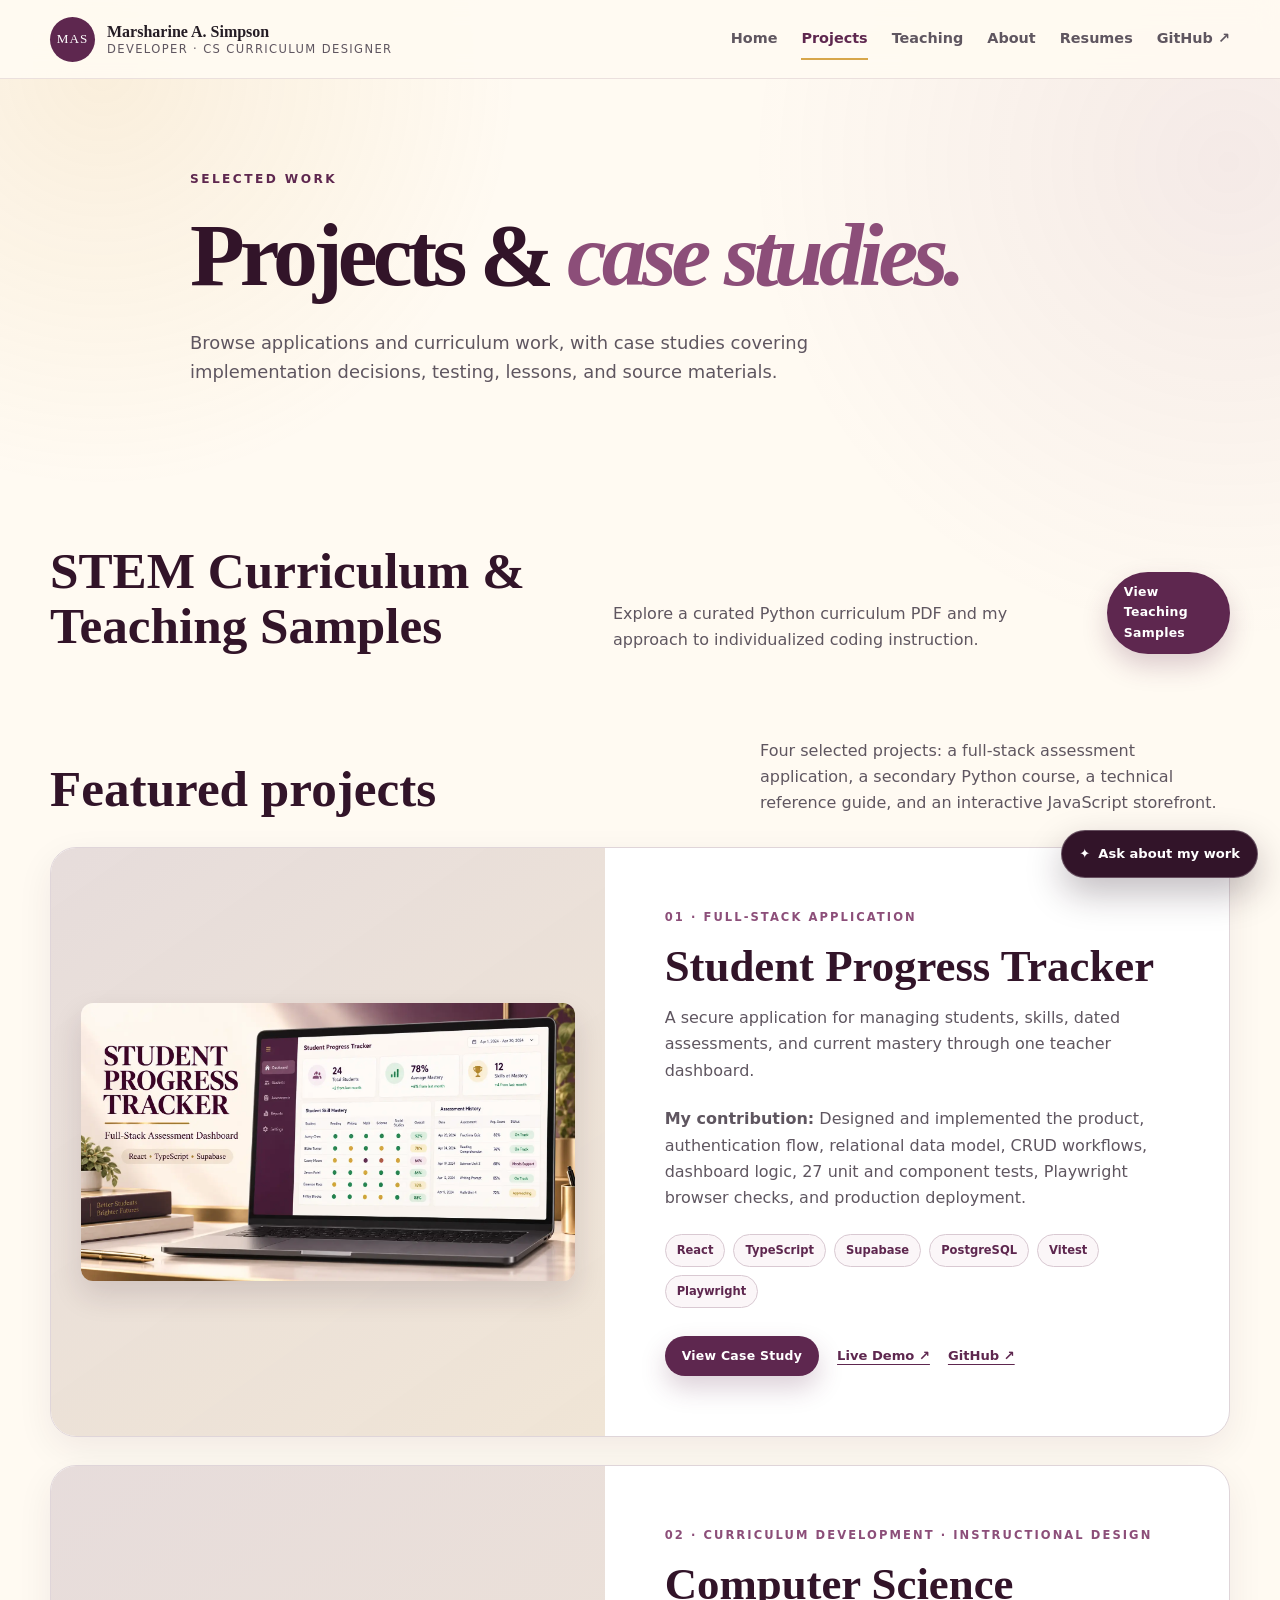
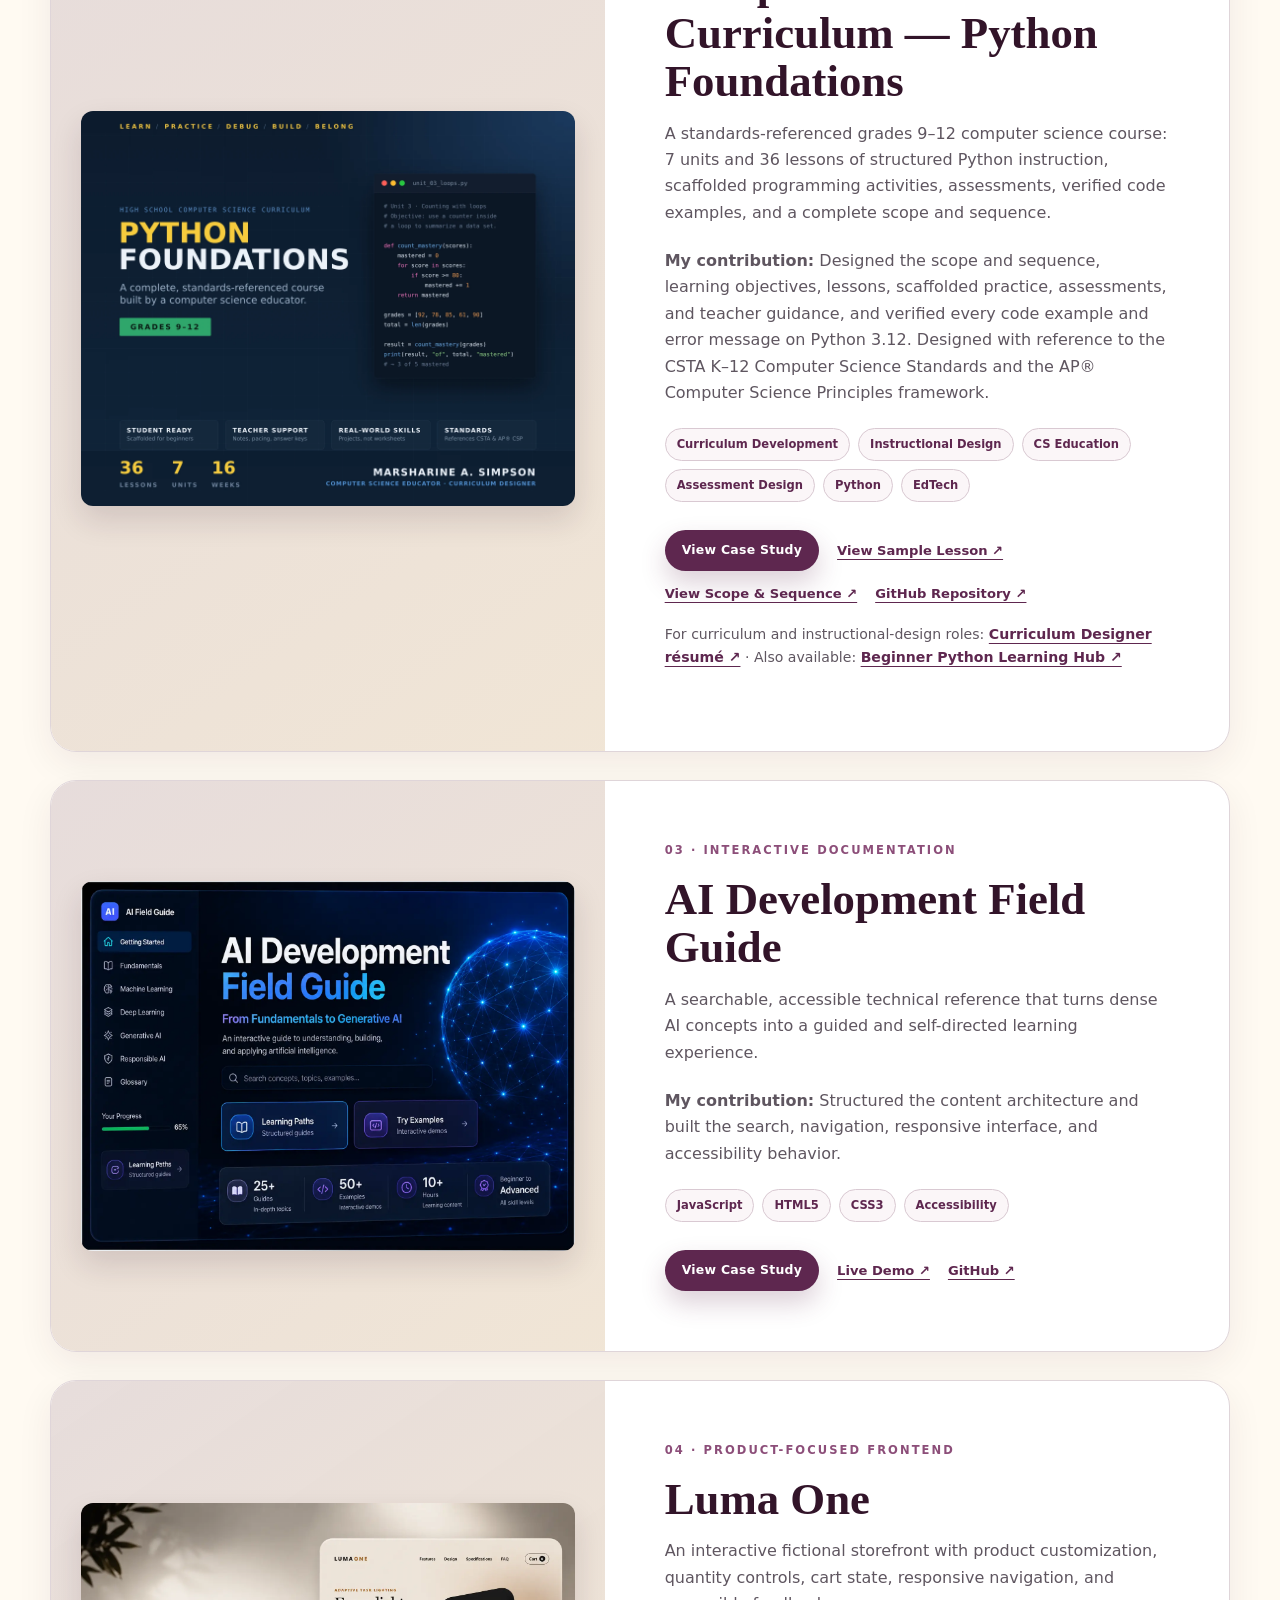
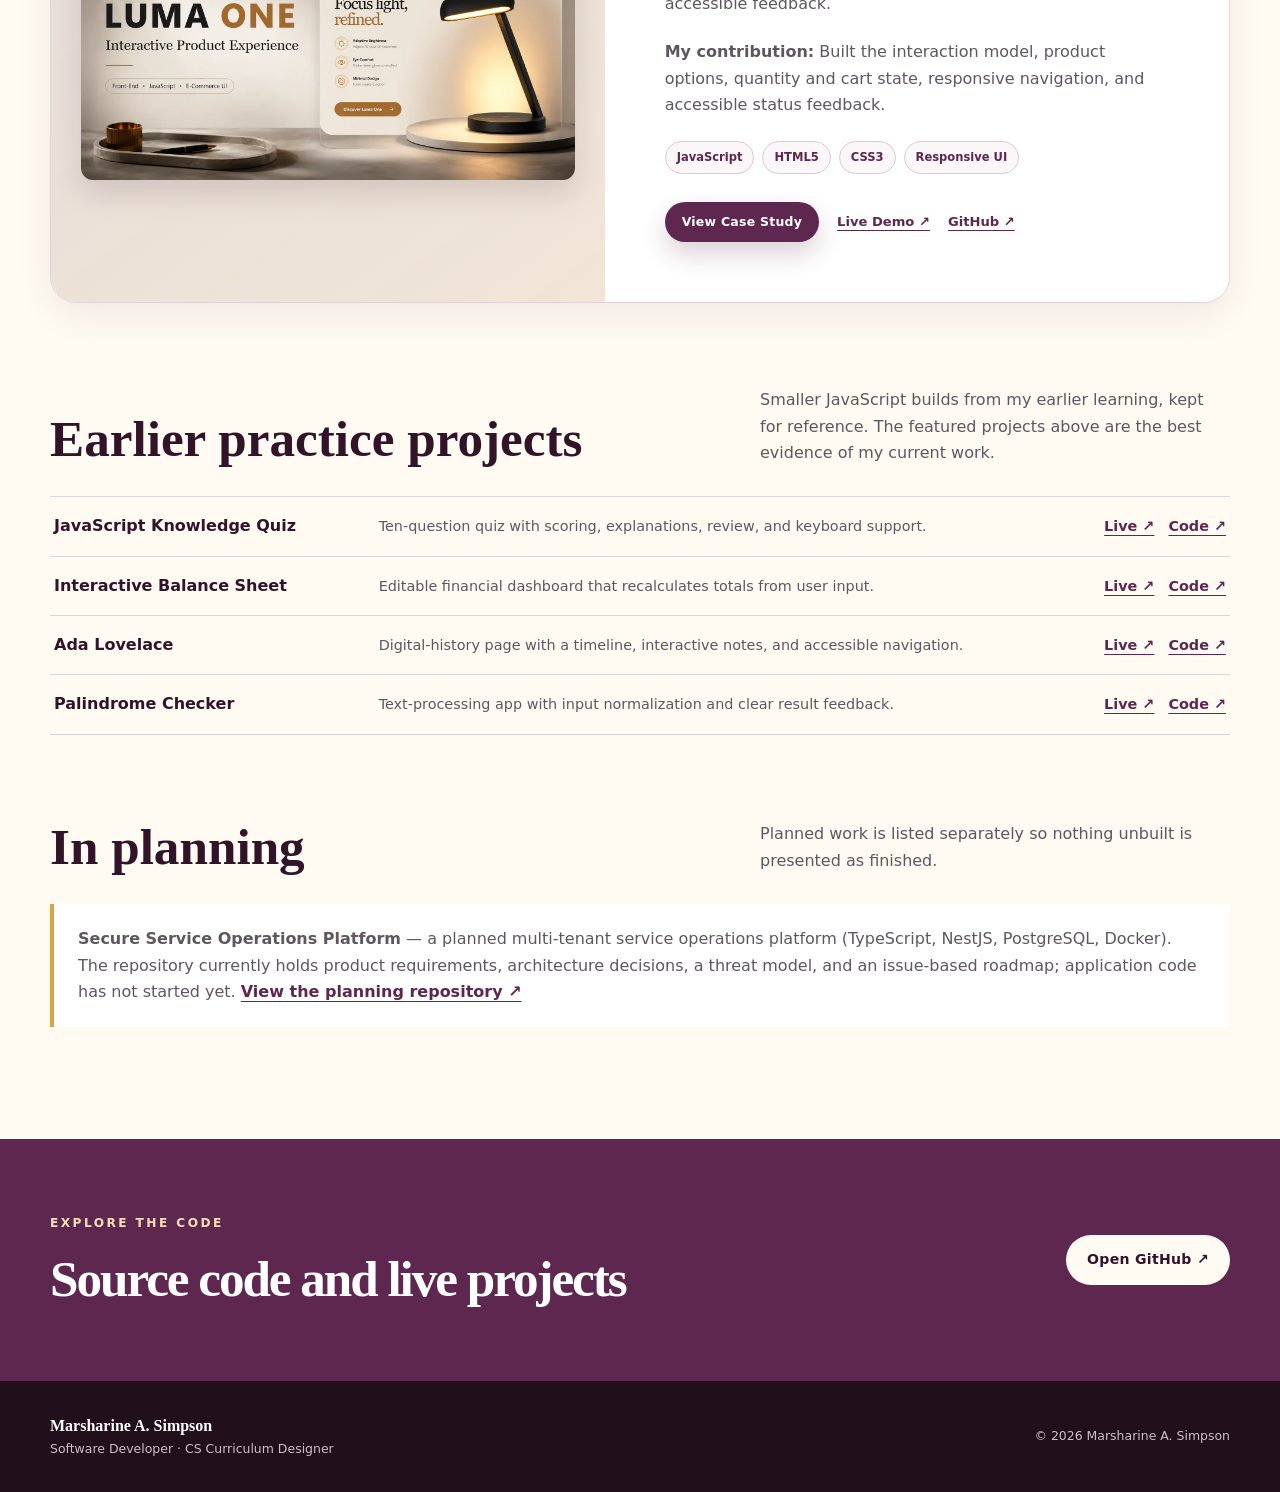
<file: projects.html>
<!DOCTYPE html>
<html lang="en">
<head>
    <meta charset="UTF-8">
    <meta name="viewport" content="width=device-width, initial-scale=1.0">
    <meta name="description" content="Software projects by Marsharine A. Simpson, including a grades 9–12 Python curriculum, full-stack React and TypeScript applications, interactive JavaScript experiences, testing, and accessibility.">
    <meta name="theme-color" content="#5e274f">
    <link rel="canonical" href="https://projectsportfolio-nine.vercel.app/projects.html">
    <meta property="og:type" content="website">
    <meta property="og:title" content="Software Projects | Marsharine A. Simpson">
    <meta property="og:description" content="Deployed full-stack and frontend applications presented with engineering decisions, testing evidence, and production lessons.">
    <meta property="og:url" content="https://projectsportfolio-nine.vercel.app/projects.html">
    <meta property="og:image" content="https://projectsportfolio-nine.vercel.app/assets/student-progress-tracker-project.webp">
    <meta property="og:image:alt" content="Student Progress Tracker dashboard and engineering highlights">
    <meta name="twitter:card" content="summary_large_image">
    <title>Projects | Marsharine A. Simpson</title>
    <link rel="icon" href="assets/favicon.svg" type="image/svg+xml">
    <link rel="manifest" href="site.webmanifest">
    <link rel="stylesheet" href="styles.css">
    <script src="data/portfolio-answers.js" defer></script>
    <script src="script.js" defer></script>
</head>
<body data-page="projects">
    <a class="skip-link" href="#main-content">Skip to main content</a>

    <header class="site-header">
        <div class="nav-shell">
            <a class="brand" href="index.html" aria-label="Marsharine A. Simpson portfolio home">
                <span class="brand-mark" aria-hidden="true">MAS</span>
                <span class="brand-copy"><strong>Marsharine A. Simpson</strong><small>Developer · CS Curriculum Designer</small></span>
            </a>
            <button class="menu-button" id="menu-button" type="button" aria-expanded="false" aria-controls="main-navigation" aria-label="Open navigation menu"><span></span><span></span><span></span></button>
            <nav class="main-navigation" id="main-navigation" aria-label="Primary navigation">
                <a href="index.html">Home</a>
                <a href="projects.html" aria-current="page">Projects</a>
                <a href="stem-curriculum-teaching-samples.html">Teaching</a>
                <a href="about.html">About</a>
                <a href="/#resumes" title="Choose a résumé">Resumes</a>
                <a href="https://github.com/marsharine-cs" target="_blank" rel="noopener noreferrer">GitHub <span aria-hidden="true">↗</span></a>
            </nav>
        </div>
    </header>

    <main id="main-content">
        <section class="page-hero shell" aria-labelledby="projects-heading">
            <p class="eyebrow">SELECTED WORK</p>
            <h1 id="projects-heading">Projects &amp; <span>case studies.</span></h1>
            <p>Browse applications and curriculum work, with case studies covering implementation decisions, testing, lessons, and source materials.</p>
        </section>

        <section class="shell" aria-label="STEM curriculum and teaching samples"><div class="subsection-heading"><h2>STEM Curriculum &amp; Teaching Samples</h2><p>Explore a curated Python curriculum PDF and my approach to individualized coding instruction.</p><p><a class="button button-primary button-small" href="stem-curriculum-teaching-samples.html">View Teaching Samples</a></p></div></section>

        <section class="project-index shell" aria-labelledby="featured-heading">
            <div class="subsection-heading">
                <h2 id="featured-heading">Featured projects</h2>
                <p>Four selected projects: a full-stack assessment application, a secondary Python course, a technical reference guide, and an interactive JavaScript storefront.</p>
            </div>

            <div class="featured-grid">
                <article class="project-card project-card-featured">
                    <a class="project-media" href="case-studies/student-progress-tracker.html" aria-label="Read the Student Progress Tracker case study">
                        <img src="assets/student-progress-tracker-project.webp" width="1672" height="941" decoding="async" alt="Student Progress Tracker full-stack assessment dashboard preview">
                    </a>
                    <div class="project-card-body">
                        <p class="project-kicker">01 · FULL-STACK APPLICATION</p>
                        <h3>Student Progress Tracker</h3>
                        <p>A secure application for managing students, skills, dated assessments, and current mastery through one teacher dashboard.</p>
                        <p><strong>My contribution:</strong> Designed and implemented the product, authentication flow, relational data model, CRUD workflows, dashboard logic, 27 unit and component tests, Playwright browser checks, and production deployment.</p>
                        <ul class="tag-list" aria-label="Technologies"><li>React</li><li>TypeScript</li><li>Supabase</li><li>PostgreSQL</li><li>Vitest</li><li>Playwright</li></ul>
                        <div class="project-actions">
                            <a class="button button-primary button-small" href="case-studies/student-progress-tracker.html">View Case Study</a>
                            <a href="https://student-progress-tracker-sepia.vercel.app/?demo=1" target="_blank" rel="noopener noreferrer">Live Demo ↗</a>
                            <a href="https://github.com/marsharine-cs/student-progress-tracker" target="_blank" rel="noopener noreferrer">GitHub ↗</a>
                        </div>
                    </div>
                </article>

                <article class="project-card project-card-featured">
                    <a class="project-media" href="case-studies/python-foundations-curriculum.html" aria-label="Read the Python Foundations curriculum case study"><img src="assets/python-foundations-cover.webp" width="2000" height="1600" loading="lazy" decoding="async" alt="Python Foundations grades 9–12 computer science curriculum cover"></a>
                    <div class="project-card-body">
                        <p class="project-kicker">02 · CURRICULUM DEVELOPMENT · INSTRUCTIONAL DESIGN</p>
                        <h3>Computer Science Curriculum — Python Foundations</h3>
                        <p>A standards-referenced grades 9–12 computer science course: 7 units and 36 lessons of structured Python instruction, scaffolded programming activities, assessments, verified code examples, and a complete scope and sequence.</p>
                        <p><strong>My contribution:</strong> Designed the scope and sequence, learning objectives, lessons, scaffolded practice, assessments, and teacher guidance, and verified every code example and error message on Python 3.12. Designed with reference to the CSTA K–12 Computer Science Standards and the AP® Computer Science Principles framework.</p>
                        <ul class="tag-list" aria-label="Disciplines"><li>Curriculum Development</li><li>Instructional Design</li><li>CS Education</li><li>Assessment Design</li><li>Python</li><li>EdTech</li></ul>
                        <div class="project-actions">
                            <a class="button button-primary button-small" href="case-studies/python-foundations-curriculum.html">View Case Study</a>
                            <a href="https://github.com/marsharine-cs/computer-science-secondary-curriculum/blob/main/intro-to-python-9-12/sample-lesson-1.3.md" target="_blank" rel="noopener noreferrer">View Sample Lesson ↗</a>
                            <a href="https://github.com/marsharine-cs/computer-science-secondary-curriculum/blob/main/intro-to-python-9-12/scope-and-sequence.md" target="_blank" rel="noopener noreferrer">View Scope &amp; Sequence ↗</a>
                            <a href="https://github.com/marsharine-cs/computer-science-secondary-curriculum" target="_blank" rel="noopener noreferrer">GitHub Repository ↗</a>
                        </div>
                        <p class="resume-note">For curriculum and instructional-design roles: <a href="assets/Marsharine-Simpson-Curriculum-Designer-Resume.pdf" target="_blank" rel="noopener noreferrer">Curriculum Designer résumé ↗</a> · Also available: <a href="https://github.com/marsharine-cs/beginner-python-learning-hub" target="_blank" rel="noopener noreferrer">Beginner Python Learning Hub ↗</a></p>
                    </div>
                </article>

                <article class="project-card project-card-featured">
                    <a class="project-media" href="case-studies/ai-development-field-guide.html" aria-label="Read the AI Development Field Guide case study"><img src="assets/ai-field-guide-project.webp" width="1448" height="1086" loading="lazy" decoding="async" alt="AI Development Field Guide interface preview"></a>
                    <div class="project-card-body">
                        <p class="project-kicker">03 · INTERACTIVE DOCUMENTATION</p>
                        <h3>AI Development Field Guide</h3>
                        <p>A searchable, accessible technical reference that turns dense AI concepts into a guided and self-directed learning experience.</p>
                        <p><strong>My contribution:</strong> Structured the content architecture and built the search, navigation, responsive interface, and accessibility behavior.</p>
                        <ul class="tag-list" aria-label="Technologies"><li>JavaScript</li><li>HTML5</li><li>CSS3</li><li>Accessibility</li></ul>
                        <div class="project-actions">
                            <a class="button button-primary button-small" href="case-studies/ai-development-field-guide.html">View Case Study</a>
                            <a href="https://ai-development-field-guide.vercel.app/" target="_blank" rel="noopener noreferrer">Live Demo ↗</a>
                            <a href="https://github.com/marsharine-cs/Software_Engineering-Projects/tree/AI_Dev-Technical_Doc_Web_Project" target="_blank" rel="noopener noreferrer">GitHub ↗</a>
                        </div>
                    </div>
                </article>

                <article class="project-card project-card-featured">
                    <a class="project-media" href="case-studies/luma-one.html" aria-label="Read the Luma One case study"><img src="assets/luma-one-project.webp" width="1672" height="941" loading="lazy" decoding="async" alt="Luma One interactive product experience preview"></a>
                    <div class="project-card-body">
                        <p class="project-kicker">04 · PRODUCT-FOCUSED FRONTEND</p>
                        <h3>Luma One</h3>
                        <p>An interactive fictional storefront with product customization, quantity controls, cart state, responsive navigation, and accessible feedback.</p>
                        <p><strong>My contribution:</strong> Built the interaction model, product options, quantity and cart state, responsive navigation, and accessible status feedback.</p>
                        <ul class="tag-list" aria-label="Technologies"><li>JavaScript</li><li>HTML5</li><li>CSS3</li><li>Responsive UI</li></ul>
                        <div class="project-actions">
                            <a class="button button-primary button-small" href="case-studies/luma-one.html">View Case Study</a>
                            <a href="https://luma-one-product-landing.vercel.app/" target="_blank" rel="noopener noreferrer">Live Demo ↗</a>
                            <a href="https://github.com/marsharine-cs/Software_Engineering-Projects/tree/Product_Landing-_Page" target="_blank" rel="noopener noreferrer">GitHub ↗</a>
                        </div>
                    </div>
                </article>
            </div>

            <div class="subsection-heading">
                <h2>Earlier practice projects</h2>
                <p>Smaller JavaScript builds from my earlier learning, kept for reference. The featured projects above are the best evidence of my current work.</p>
            </div>

            <ul class="practice-list">
                <li><strong>JavaScript Knowledge Quiz</strong><span>Ten-question quiz with scoring, explanations, review, and keyboard support.</span><span class="practice-links"><a href="https://javascript-knowledge-quiz.vercel.app/" target="_blank" rel="noopener noreferrer">Live ↗</a><a href="https://github.com/marsharine-cs/Software_Engineering-Projects/tree/Quiz" target="_blank" rel="noopener noreferrer">Code ↗</a></span></li>
                <li><strong>Interactive Balance Sheet</strong><span>Editable financial dashboard that recalculates totals from user input.</span><span class="practice-links"><a href="https://interactive-balance-sheet.vercel.app/" target="_blank" rel="noopener noreferrer">Live ↗</a><a href="https://github.com/marsharine-cs/Software_Engineering-Projects/tree/Balance_Sheet_Project" target="_blank" rel="noopener noreferrer">Code ↗</a></span></li>
                <li><strong>Ada Lovelace</strong><span>Digital-history page with a timeline, interactive notes, and accessible navigation.</span><span class="practice-links"><a href="https://ada-lovelace-poetry-of-computation.vercel.app/" target="_blank" rel="noopener noreferrer">Live ↗</a><a href="https://github.com/marsharine-cs/Software_Engineering-Projects/tree/Lovelace_Tribute_Web_Project" target="_blank" rel="noopener noreferrer">Code ↗</a></span></li>
                <li><strong>Palindrome Checker</strong><span>Text-processing app with input normalization and clear result feedback.</span><span class="practice-links"><a href="https://palindrome-checker-8xvfm2c62-marsharine-simpsons-projects.vercel.app/" target="_blank" rel="noopener noreferrer">Live ↗</a><a href="https://github.com/marsharine-cs/Software_Engineering-Projects/tree/Palindrome_Checker" target="_blank" rel="noopener noreferrer">Code ↗</a></span></li>
            </ul>

            <div class="subsection-heading">
                <h2>In planning</h2>
                <p>Planned work is listed separately so nothing unbuilt is presented as finished.</p>
            </div>

            <p class="planning-note"><strong>Secure Service Operations Platform</strong> — a planned multi-tenant service operations platform (TypeScript, NestJS, PostgreSQL, Docker). The repository currently holds product requirements, architecture decisions, a threat model, and an issue-based roadmap; application code has not started yet. <a href="https://github.com/marsharine-cs/secure-service-operations-platform" target="_blank" rel="noopener noreferrer">View the planning repository ↗</a></p>
        </section>

        <section class="cta-section">
            <div class="shell cta-grid">
                <div><p class="eyebrow">EXPLORE THE CODE</p><h2>Source code and live projects</h2></div>
                <div class="button-row"><a class="button button-light" href="https://github.com/marsharine-cs" target="_blank" rel="noopener noreferrer">Open GitHub ↗</a></div>
            </div>
        </section>
    </main>

    <footer class="site-footer"><div class="shell footer-grid"><div><strong>Marsharine A. Simpson</strong><span>Software Developer · CS Curriculum Designer</span></div><p>© <span data-current-year>2026</span> Marsharine A. Simpson</p></div></footer>
</body>
</html>
</file>
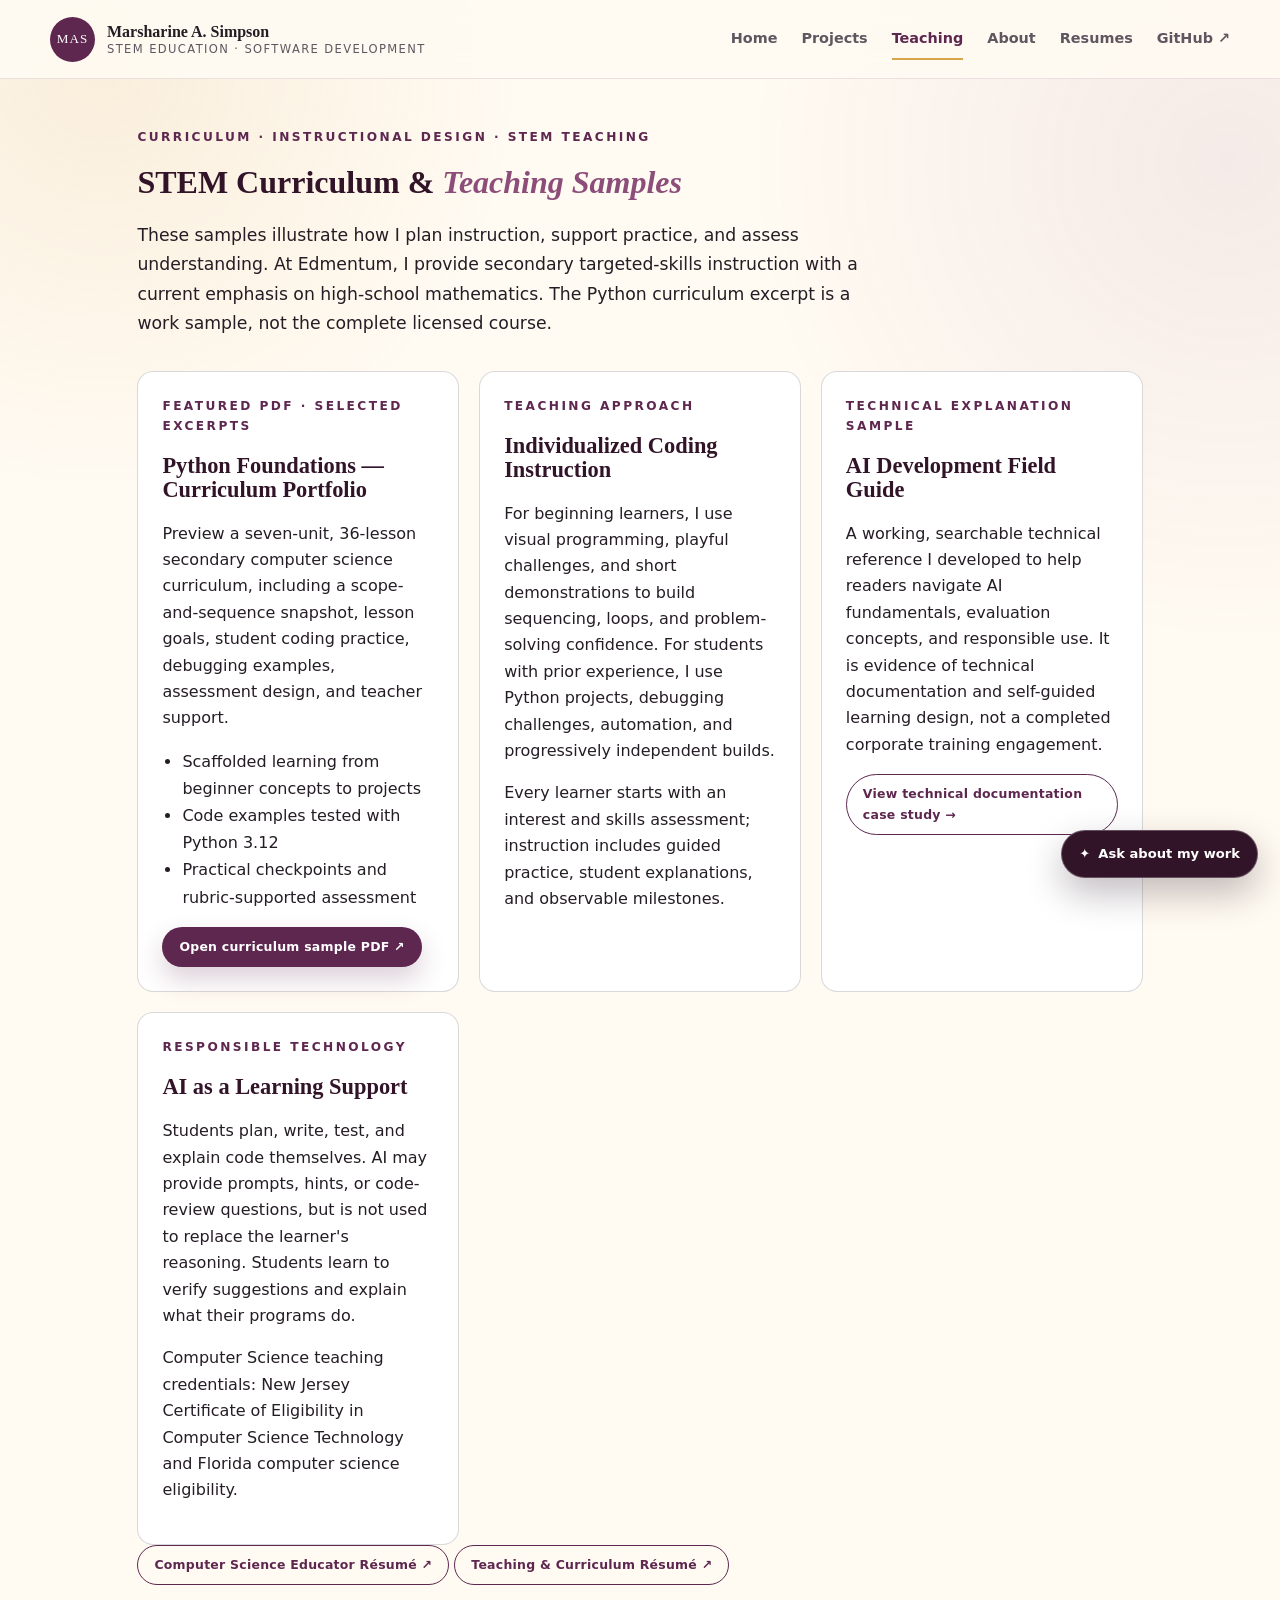
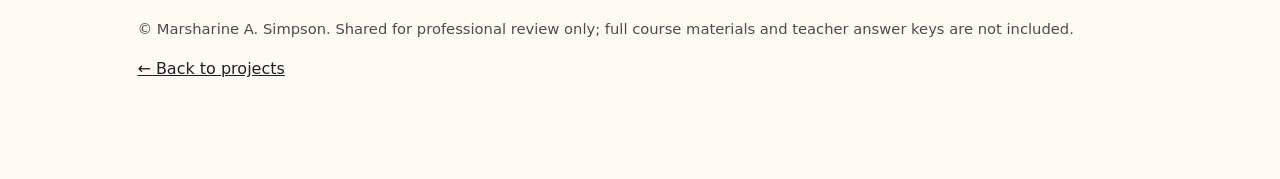
<file: stem-curriculum-teaching-samples.html>
<!DOCTYPE html>
<html lang="en">
<head>
<meta charset="UTF-8"><meta name="viewport" content="width=device-width, initial-scale=1.0">
<meta name="description" content="STEM curriculum and teaching samples from Marsharine A. Simpson: Python lesson design, coding instruction, debugging and assessment.">
<link rel="canonical" href="https://projectsportfolio-nine.vercel.app/stem-curriculum-teaching-samples.html">
<title>STEM Curriculum &amp; Teaching Samples | Marsharine A. Simpson</title>
<link rel="icon" href="assets/favicon.svg" type="image/svg+xml">
<link rel="stylesheet" href="styles.css">
<script src="script.js" defer></script>
<style>
.samples-layout{max-width:1050px;margin:0 auto;padding:3rem 1.4rem 5rem}
.samples-layout h1{max-width:850px}.sample-intro{max-width:760px;line-height:1.7;font-size:1.08rem}
.sample-grid{display:grid;grid-template-columns:repeat(auto-fit,minmax(280px,1fr));gap:1.25rem;margin-top:2rem}
.sample-panel{border:1px solid rgba(128,128,128,.3);border-radius:16px;padding:1.5rem;background:var(--surface,#fff)}
.sample-panel h2{margin-top:.3rem;font-size:1.4rem}.sample-panel p{line-height:1.65}
.sample-panel ul{padding-left:1.25rem;line-height:1.7}
.sample-note{font-size:.92rem;opacity:.8;margin-top:2rem}
</style>
</head>
<body data-page="projects">
<a class="skip-link" href="#main-content">Skip to main content</a>
<header class="site-header"><div class="nav-shell">
<a class="brand" href="index.html" aria-label="Marsharine A. Simpson portfolio home"><span class="brand-mark" aria-hidden="true">MAS</span><span class="brand-copy"><strong>Marsharine A. Simpson</strong><small>STEM Education · Software Development</small></span></a>
<button class="menu-button" id="menu-button" type="button" aria-expanded="false" aria-controls="main-navigation" aria-label="Open navigation menu"><span></span><span></span><span></span></button>
<nav class="main-navigation" id="main-navigation" aria-label="Primary navigation"><a href="index.html">Home</a><a href="projects.html">Projects</a><a href="stem-curriculum-teaching-samples.html" aria-current="page">Teaching</a><a href="about.html">About</a><a href="/#resumes" title="Choose a résumé">Resumes</a><a href="https://github.com/marsharine-cs" target="_blank" rel="noopener noreferrer">GitHub ↗</a></nav>
</div></header>
<main id="main-content" class="samples-layout">
<p class="eyebrow">CURRICULUM · INSTRUCTIONAL DESIGN · STEM TEACHING</p>
<h1>STEM Curriculum &amp; <span>Teaching Samples</span></h1>
<p class="sample-intro">These samples illustrate how I plan instruction, support practice, and assess understanding. At Edmentum, I provide secondary targeted-skills instruction with a current emphasis on high-school mathematics. The Python curriculum excerpt is a work sample, not the complete licensed course.</p>
<div class="sample-grid">
<article class="sample-panel"><p class="eyebrow">FEATURED PDF · SELECTED EXCERPTS</p><h2>Python Foundations — Curriculum Portfolio</h2>
<p>Preview a seven-unit, 36-lesson secondary computer science curriculum, including a scope-and-sequence snapshot, lesson goals, student coding practice, debugging examples, assessment design, and teacher support.</p>
<ul><li>Scaffolded learning from beginner concepts to projects</li><li>Code examples tested with Python 3.12</li><li>Practical checkpoints and rubric-supported assessment</li></ul>
<a class="button button-primary button-small" href="assets/stem-python-foundations-portfolio-sample.pdf" target="_blank" rel="noopener noreferrer">Open curriculum sample PDF ↗</a></article>
<article class="sample-panel"><p class="eyebrow">TEACHING APPROACH</p><h2>Individualized Coding Instruction</h2>
<p>For beginning learners, I use visual programming, playful challenges, and short demonstrations to build sequencing, loops, and problem-solving confidence. For students with prior experience, I use Python projects, debugging challenges, automation, and progressively independent builds.</p>
<p>Every learner starts with an interest and skills assessment; instruction includes guided practice, student explanations, and observable milestones.</p></article>
<article class="sample-panel"><p class="eyebrow">TECHNICAL EXPLANATION SAMPLE</p><h2>AI Development Field Guide</h2><p>A working, searchable technical reference I developed to help readers navigate AI fundamentals, evaluation concepts, and responsible use. It is evidence of technical documentation and self-guided learning design, not a completed corporate training engagement.</p><a class="button button-secondary button-small" href="case-studies/ai-development-field-guide.html">View technical documentation case study →</a></article>
<article class="sample-panel"><p class="eyebrow">RESPONSIBLE TECHNOLOGY</p><h2>AI as a Learning Support</h2>
<p>Students plan, write, test, and explain code themselves. AI may provide prompts, hints, or code-review questions, but is not used to replace the learner's reasoning. Students learn to verify suggestions and explain what their programs do.</p>
<p>Computer Science teaching credentials: New Jersey Certificate of Eligibility in Computer Science Technology and Florida computer science eligibility.</p></article>
</div>
<p><a class="button button-secondary button-small" href="assets/Marsharine-Simpson-Computer-Science-Educator-Resume-Final.pdf" target="_blank" rel="noopener noreferrer">Computer Science Educator Résumé ↗</a> <a class="button button-secondary button-small" href="assets/Marsharine-Simpson-Curriculum-Designer-Resume.pdf" target="_blank" rel="noopener noreferrer">Teaching &amp; Curriculum Résumé ↗</a></p>
<p class="sample-note">© Marsharine A. Simpson. Shared for professional review only; full course materials and teacher answer keys are not included.</p>
<p><a href="projects.html">← Back to projects</a></p>
</main>
</body></html>
</file>
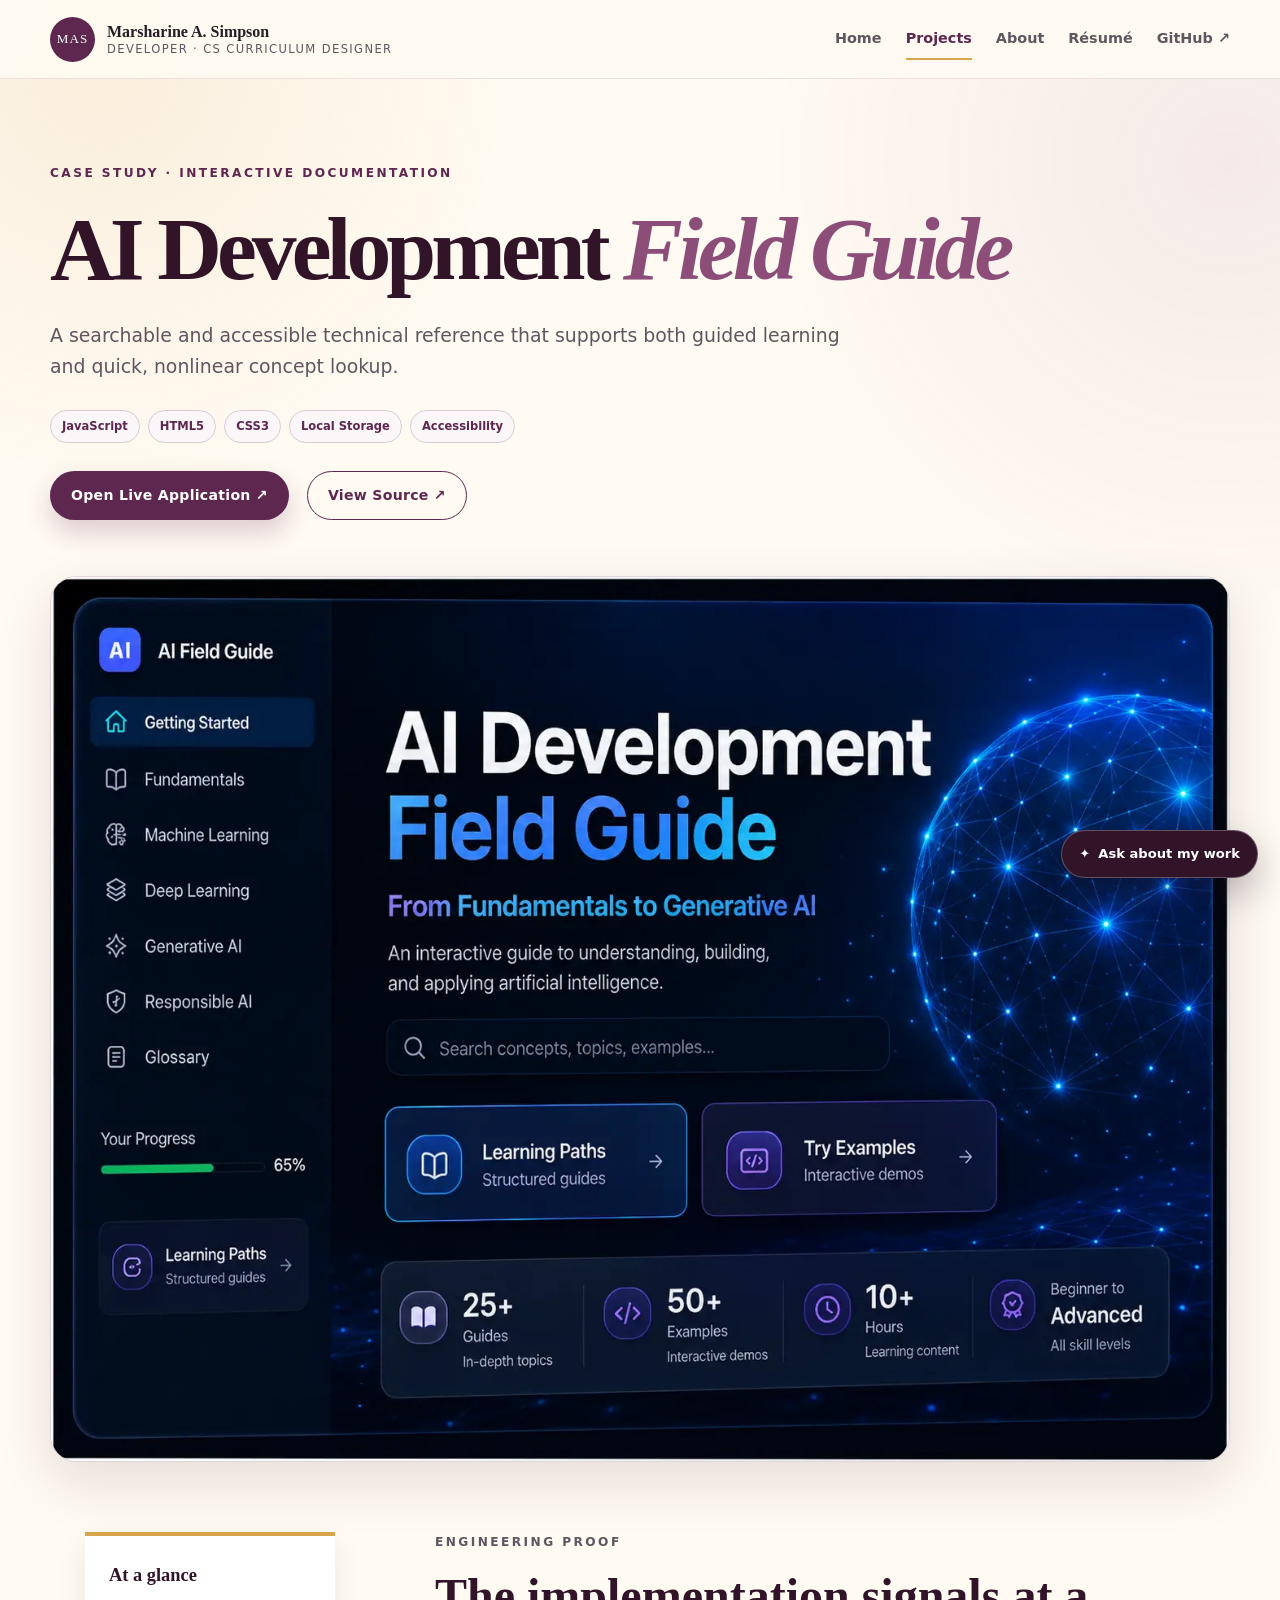
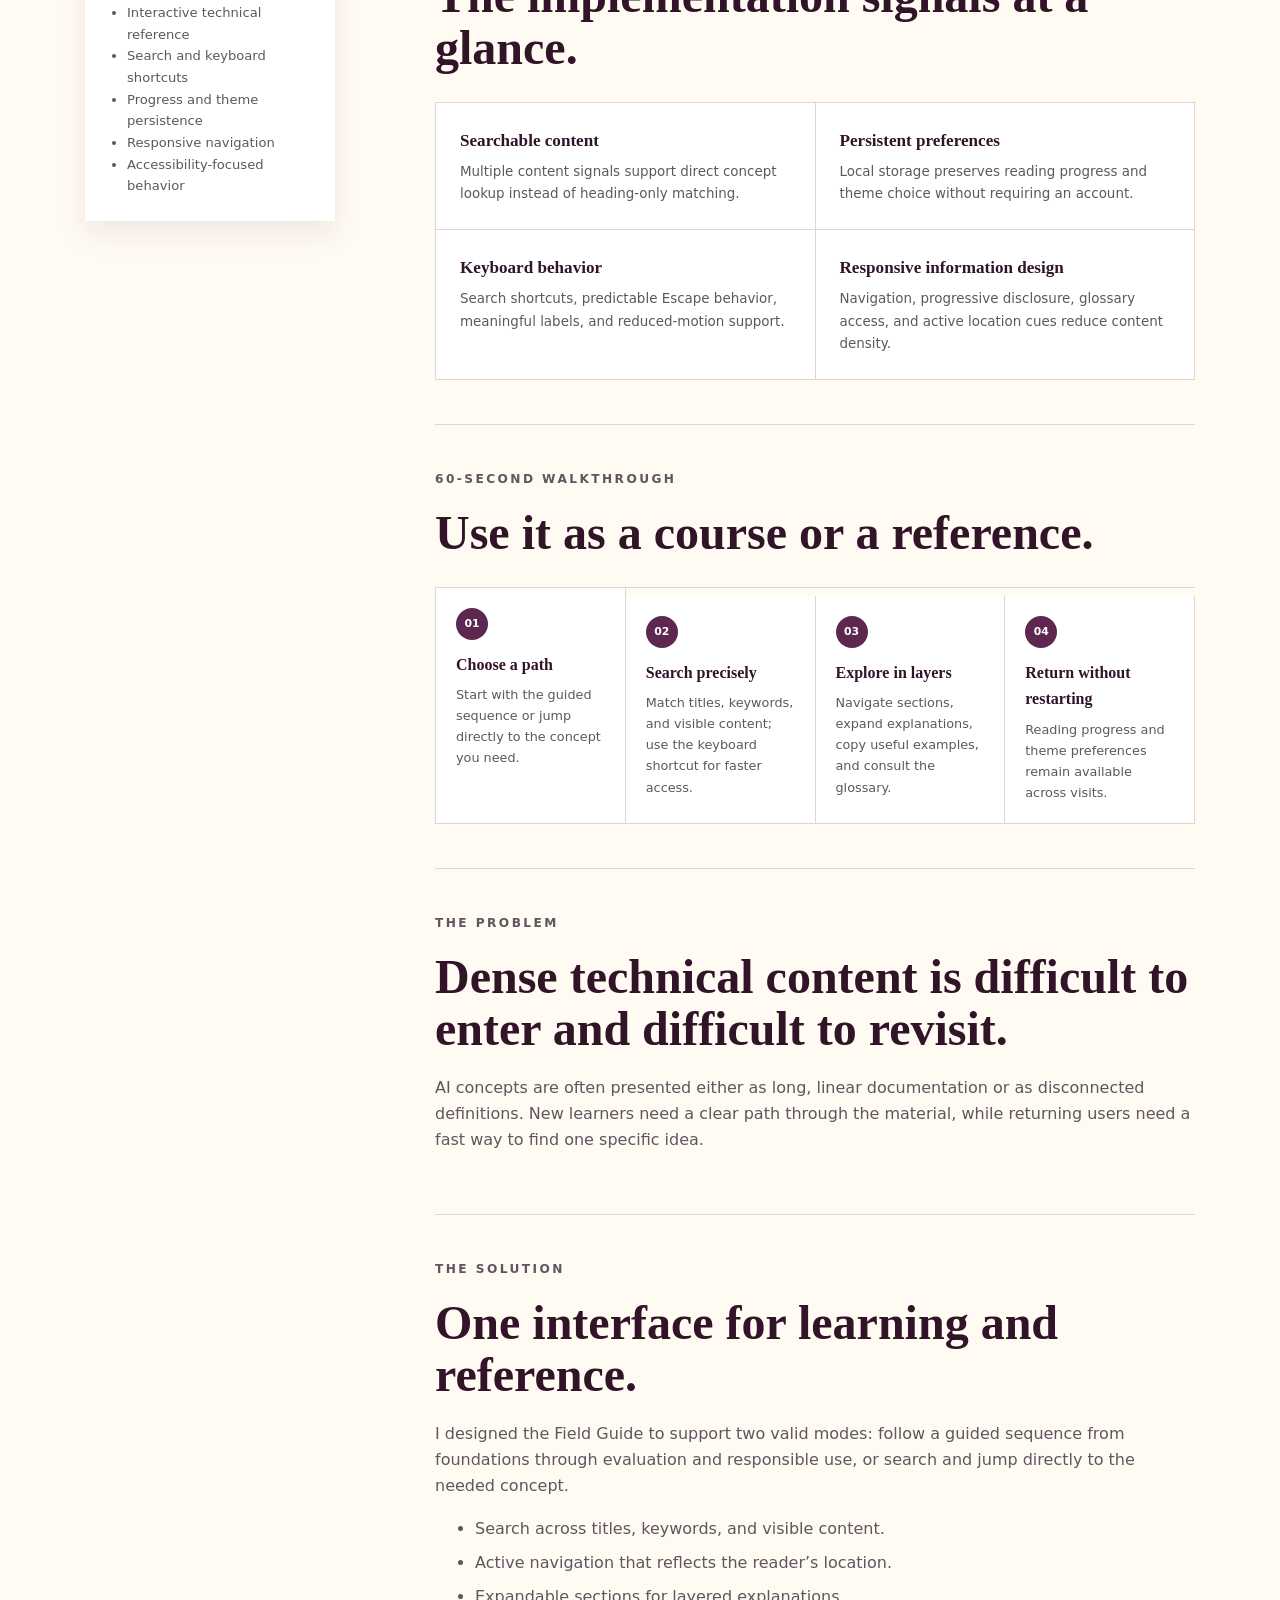
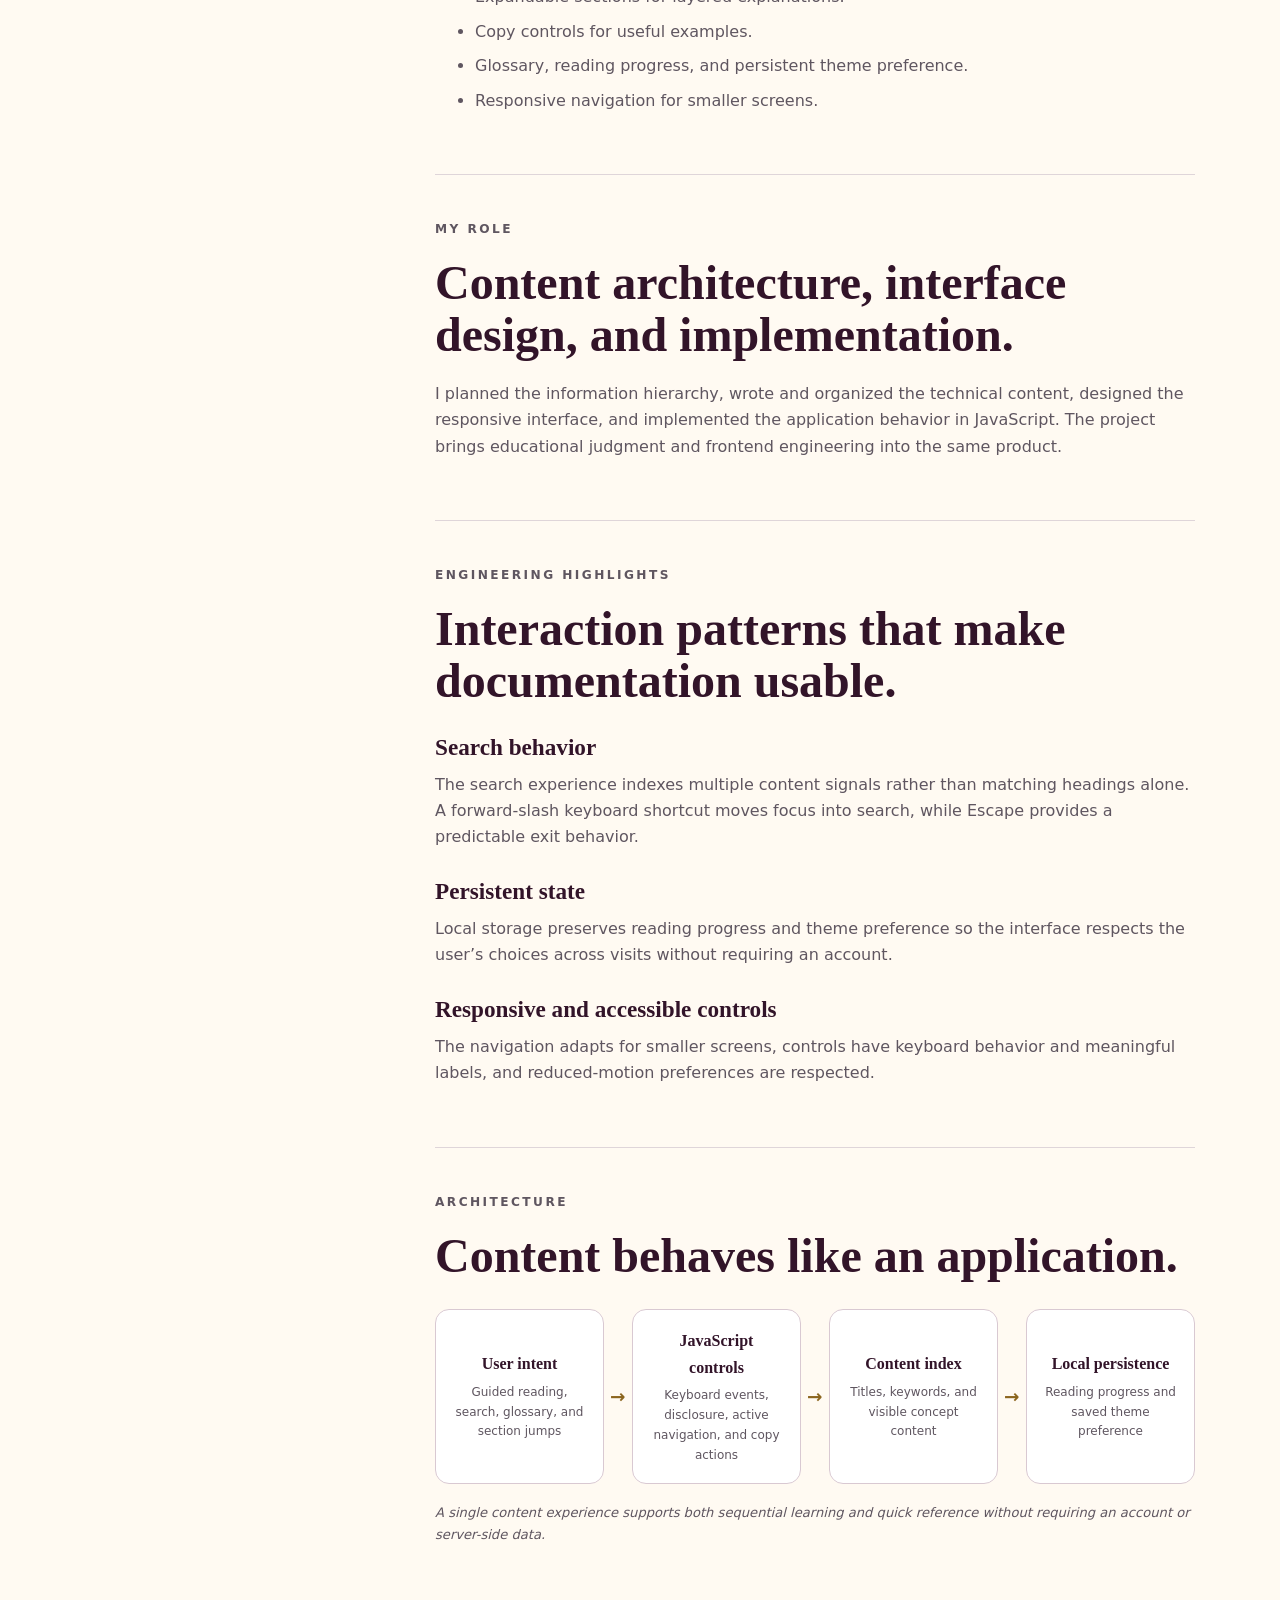
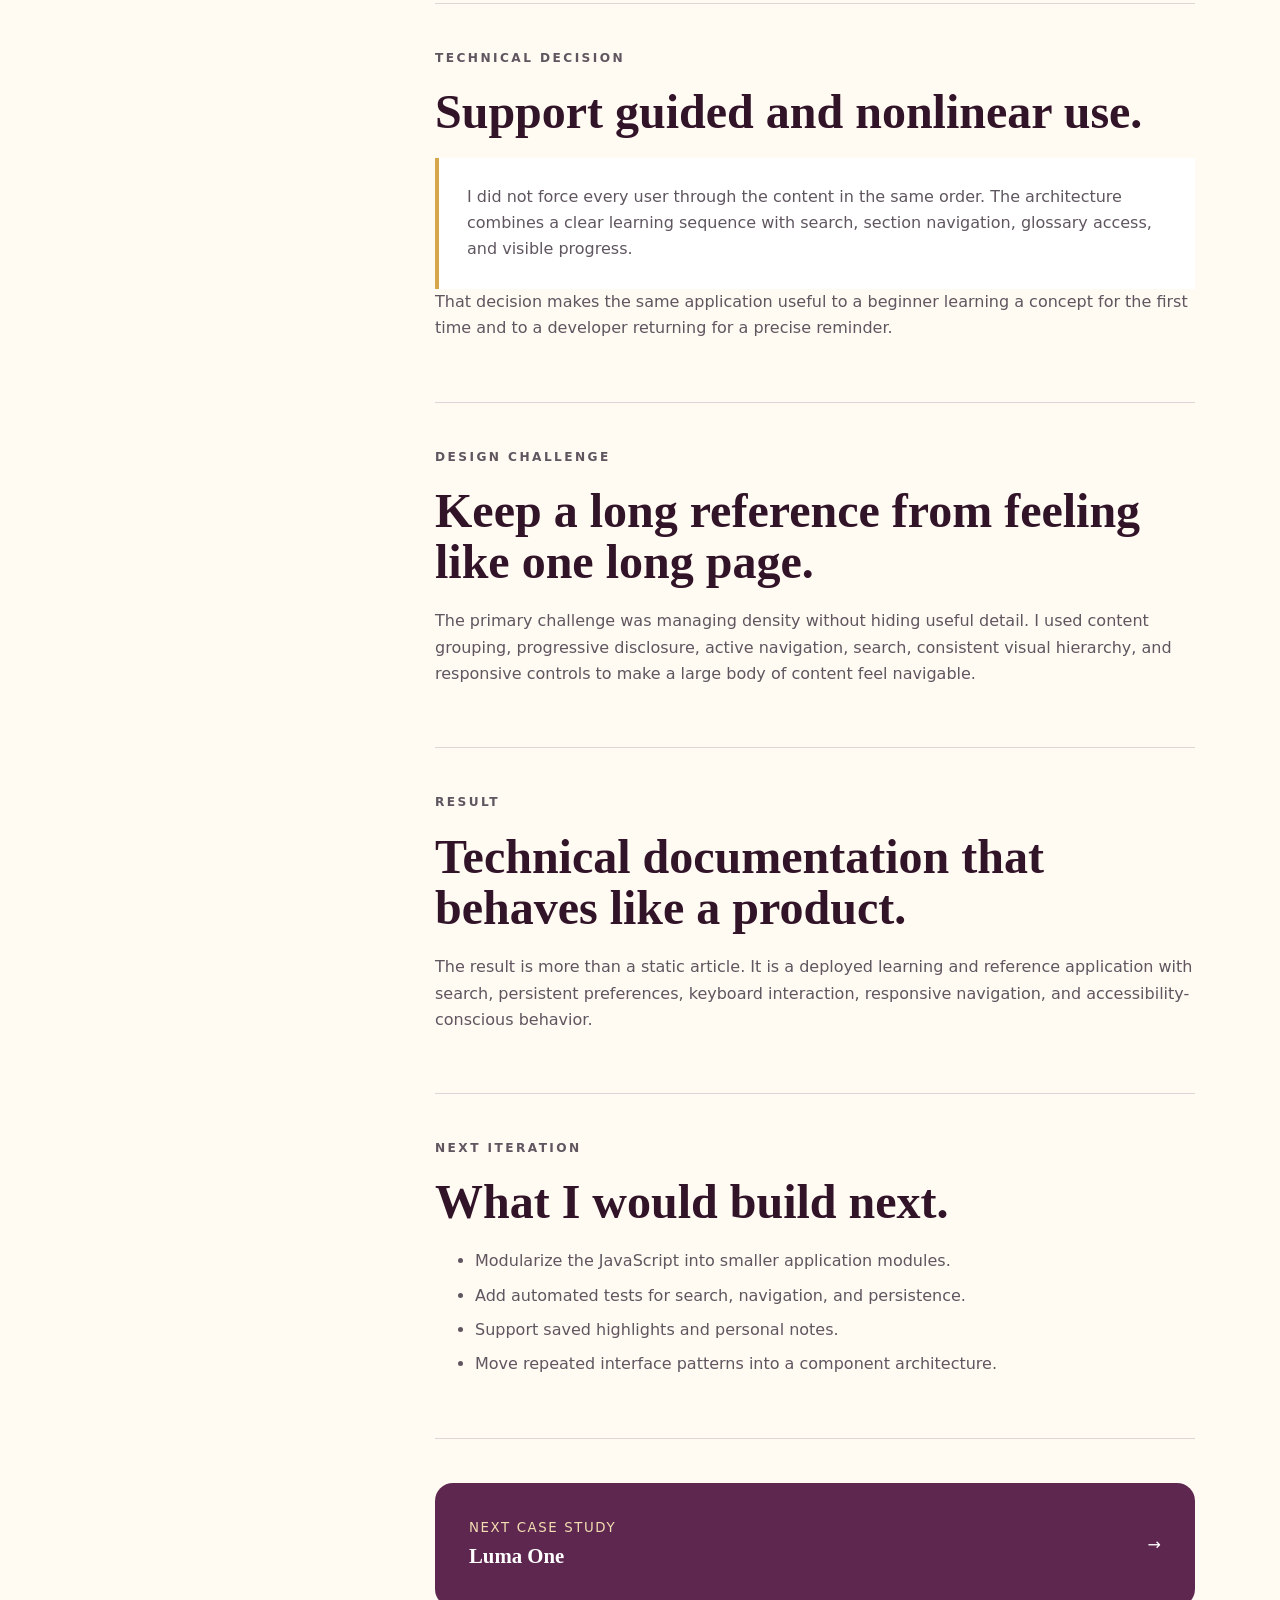
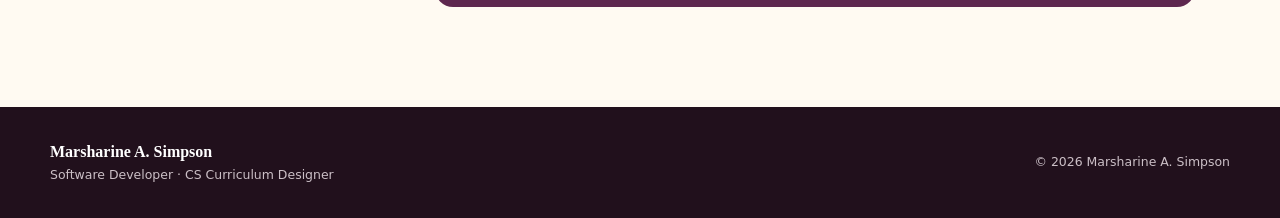
<file: case-studies/ai-development-field-guide.html>
<!DOCTYPE html>
<html lang="en">
<head>
    <meta charset="UTF-8">
    <meta name="viewport" content="width=device-width, initial-scale=1.0">
    <meta name="description" content="AI Development Field Guide case study: searchable technical documentation, JavaScript interaction design, accessibility, local state, responsive navigation, and progressive learning.">
    <meta name="theme-color" content="#5e274f">
    <link rel="canonical" href="https://projectsportfolio-nine.vercel.app/case-studies/ai-development-field-guide.html">
    <meta property="og:type" content="article">
    <meta property="og:title" content="AI Development Field Guide Case Study">
    <meta property="og:description" content="Searchable technical documentation with JavaScript interaction design, keyboard support, persistent preferences, responsive navigation, and accessibility.">
    <meta property="og:url" content="https://projectsportfolio-nine.vercel.app/case-studies/ai-development-field-guide.html">
    <meta property="og:image" content="https://projectsportfolio-nine.vercel.app/assets/ai-field-guide-project.webp">
    <meta property="og:image:alt" content="AI Development Field Guide interface">
    <meta name="twitter:card" content="summary_large_image">
    <title>AI Development Field Guide Case Study | Marsharine A. Simpson</title>
    <link rel="icon" href="../assets/favicon.svg" type="image/svg+xml">
    <link rel="manifest" href="../site.webmanifest">
    <link rel="stylesheet" href="../styles.css">
    <script src="../data/portfolio-answers.js" defer></script>
    <script src="../script.js" defer></script>
    <script type="application/ld+json">
    {
        "@context": "https://schema.org",
        "@type": "SoftwareApplication",
        "name": "AI Development Field Guide",
        "applicationCategory": "EducationalApplication",
        "operatingSystem": "Web",
        "url": "https://ai-development-field-guide.vercel.app/",
        "codeRepository": "https://github.com/marsharine-cs/Software_Engineering-Projects/tree/AI_Dev-Technical_Doc_Web_Project",
        "author": {"@type": "Person", "name": "Marsharine A. Simpson", "url": "https://projectsportfolio-nine.vercel.app/"},
        "description": "A searchable and accessible JavaScript reference with keyboard interaction, persistent reading progress and theme preferences, responsive navigation, and progressive content disclosure."
    }
    </script>
</head>
<body data-page="case-study">
    <a class="skip-link" href="#main-content">Skip to main content</a>
    <header class="site-header">
        <div class="nav-shell">
            <a class="brand" href="../index.html" aria-label="Marsharine A. Simpson portfolio home"><span class="brand-mark" aria-hidden="true">MAS</span><span class="brand-copy"><strong>Marsharine A. Simpson</strong><small>Developer · CS Curriculum Designer</small></span></a>
            <button class="menu-button" id="menu-button" type="button" aria-expanded="false" aria-controls="main-navigation" aria-label="Open navigation menu"><span></span><span></span><span></span></button>
            <nav class="main-navigation" id="main-navigation" aria-label="Primary navigation"><a href="../index.html">Home</a><a href="../projects.html" aria-current="page">Projects</a><a href="../about.html">About</a><a href="https://projectsportfolio-nine.vercel.app/assets/Marsharine-Simpson-Software-Developer-Resume.pdf" target="_blank" rel="noopener noreferrer">Résumé</a><a href="https://github.com/marsharine-cs" target="_blank" rel="noopener noreferrer">GitHub <span aria-hidden="true">↗</span></a></nav>
        </div>
    </header>

    <main id="main-content">
        <section class="case-hero shell">
            <p class="eyebrow">CASE STUDY · INTERACTIVE DOCUMENTATION</p>
            <h1>AI Development <span>Field Guide</span></h1>
            <p class="case-lead">A searchable and accessible technical reference that supports both guided learning and quick, nonlinear concept lookup.</p>
            <div class="case-meta" aria-label="Technologies"><span>JavaScript</span><span>HTML5</span><span>CSS3</span><span>Local Storage</span><span>Accessibility</span></div>
            <div class="button-row"><a class="button button-primary" href="https://ai-development-field-guide.vercel.app/" target="_blank" rel="noopener noreferrer">Open Live Application ↗</a><a class="button button-secondary" href="https://github.com/marsharine-cs/Software_Engineering-Projects/tree/AI_Dev-Technical_Doc_Web_Project" target="_blank" rel="noopener noreferrer">View Source ↗</a></div>
        </section>

        <div class="case-cover shell"><img src="../assets/ai-field-guide-project.webp" width="1448" height="1086" decoding="async" alt="AI Development Field Guide interface showing technical learning content and navigation"></div>

        <div class="case-layout shell">
            <aside class="case-sidebar" aria-label="Case study summary"><strong>At a glance</strong><ul><li>Interactive technical reference</li><li>Search and keyboard shortcuts</li><li>Progress and theme persistence</li><li>Responsive navigation</li><li>Accessibility-focused behavior</li></ul></aside>

            <article class="case-article">
                <section><p class="eyebrow">ENGINEERING PROOF</p><h2>The implementation signals at a glance.</h2><div class="evidence-grid"><article><strong>Searchable content</strong><p>Multiple content signals support direct concept lookup instead of heading-only matching.</p></article><article><strong>Persistent preferences</strong><p>Local storage preserves reading progress and theme choice without requiring an account.</p></article><article><strong>Keyboard behavior</strong><p>Search shortcuts, predictable Escape behavior, meaningful labels, and reduced-motion support.</p></article><article><strong>Responsive information design</strong><p>Navigation, progressive disclosure, glossary access, and active location cues reduce content density.</p></article></div></section>

                <section><p class="eyebrow">60-SECOND WALKTHROUGH</p><h2>Use it as a course or a reference.</h2><ol class="walkthrough-steps"><li><strong>Choose a path</strong><span>Start with the guided sequence or jump directly to the concept you need.</span></li><li><strong>Search precisely</strong><span>Match titles, keywords, and visible content; use the keyboard shortcut for faster access.</span></li><li><strong>Explore in layers</strong><span>Navigate sections, expand explanations, copy useful examples, and consult the glossary.</span></li><li><strong>Return without restarting</strong><span>Reading progress and theme preferences remain available across visits.</span></li></ol></section>

                <section><p class="eyebrow">THE PROBLEM</p><h2>Dense technical content is difficult to enter and difficult to revisit.</h2><p>AI concepts are often presented either as long, linear documentation or as disconnected definitions. New learners need a clear path through the material, while returning users need a fast way to find one specific idea.</p></section>

                <section><p class="eyebrow">THE SOLUTION</p><h2>One interface for learning and reference.</h2><p>I designed the Field Guide to support two valid modes: follow a guided sequence from foundations through evaluation and responsible use, or search and jump directly to the needed concept.</p><ul><li>Search across titles, keywords, and visible content.</li><li>Active navigation that reflects the reader’s location.</li><li>Expandable sections for layered explanations.</li><li>Copy controls for useful examples.</li><li>Glossary, reading progress, and persistent theme preference.</li><li>Responsive navigation for smaller screens.</li></ul></section>

                <section><p class="eyebrow">MY ROLE</p><h2>Content architecture, interface design, and implementation.</h2><p>I planned the information hierarchy, wrote and organized the technical content, designed the responsive interface, and implemented the application behavior in JavaScript. The project brings educational judgment and frontend engineering into the same product.</p></section>

                <section><p class="eyebrow">ENGINEERING HIGHLIGHTS</p><h2>Interaction patterns that make documentation usable.</h2><h3>Search behavior</h3><p>The search experience indexes multiple content signals rather than matching headings alone. A forward-slash keyboard shortcut moves focus into search, while Escape provides a predictable exit behavior.</p><h3>Persistent state</h3><p>Local storage preserves reading progress and theme preference so the interface respects the user’s choices across visits without requiring an account.</p><h3>Responsive and accessible controls</h3><p>The navigation adapts for smaller screens, controls have keyboard behavior and meaningful labels, and reduced-motion preferences are respected.</p></section>

                <section><p class="eyebrow">ARCHITECTURE</p><h2>Content behaves like an application.</h2><div class="architecture-diagram" role="img" aria-label="Architecture flow from user navigation and search through JavaScript interaction logic and content index to local storage preferences and responsive interface updates"><div class="architecture-node"><strong>User intent</strong><span>Guided reading, search, glossary, and section jumps</span></div><div class="architecture-node"><strong>JavaScript controls</strong><span>Keyboard events, disclosure, active navigation, and copy actions</span></div><div class="architecture-node"><strong>Content index</strong><span>Titles, keywords, and visible concept content</span></div><div class="architecture-node"><strong>Local persistence</strong><span>Reading progress and saved theme preference</span></div></div><p class="diagram-note">A single content experience supports both sequential learning and quick reference without requiring an account or server-side data.</p></section>

                <section><p class="eyebrow">TECHNICAL DECISION</p><h2>Support guided and nonlinear use.</h2><div class="callout"><p>I did not force every user through the content in the same order. The architecture combines a clear learning sequence with search, section navigation, glossary access, and visible progress.</p></div><p>That decision makes the same application useful to a beginner learning a concept for the first time and to a developer returning for a precise reminder.</p></section>

                <section><p class="eyebrow">DESIGN CHALLENGE</p><h2>Keep a long reference from feeling like one long page.</h2><p>The primary challenge was managing density without hiding useful detail. I used content grouping, progressive disclosure, active navigation, search, consistent visual hierarchy, and responsive controls to make a large body of content feel navigable.</p></section>

                <section><p class="eyebrow">RESULT</p><h2>Technical documentation that behaves like a product.</h2><p>The result is more than a static article. It is a deployed learning and reference application with search, persistent preferences, keyboard interaction, responsive navigation, and accessibility-conscious behavior.</p></section>

                <section><p class="eyebrow">NEXT ITERATION</p><h2>What I would build next.</h2><ul><li>Modularize the JavaScript into smaller application modules.</li><li>Add automated tests for search, navigation, and persistence.</li><li>Support saved highlights and personal notes.</li><li>Move repeated interface patterns into a component architecture.</li></ul></section>

                <a class="next-project" href="luma-one.html"><span><small>NEXT CASE STUDY</small><strong>Luma One</strong></span><span aria-hidden="true">→</span></a>
            </article>
        </div>
    </main>
    <footer class="site-footer"><div class="shell footer-grid"><div><strong>Marsharine A. Simpson</strong><span>Software Developer · CS Curriculum Designer</span></div><p>© <span data-current-year>2026</span> Marsharine A. Simpson</p></div></footer>
</body>
</html>
</file>
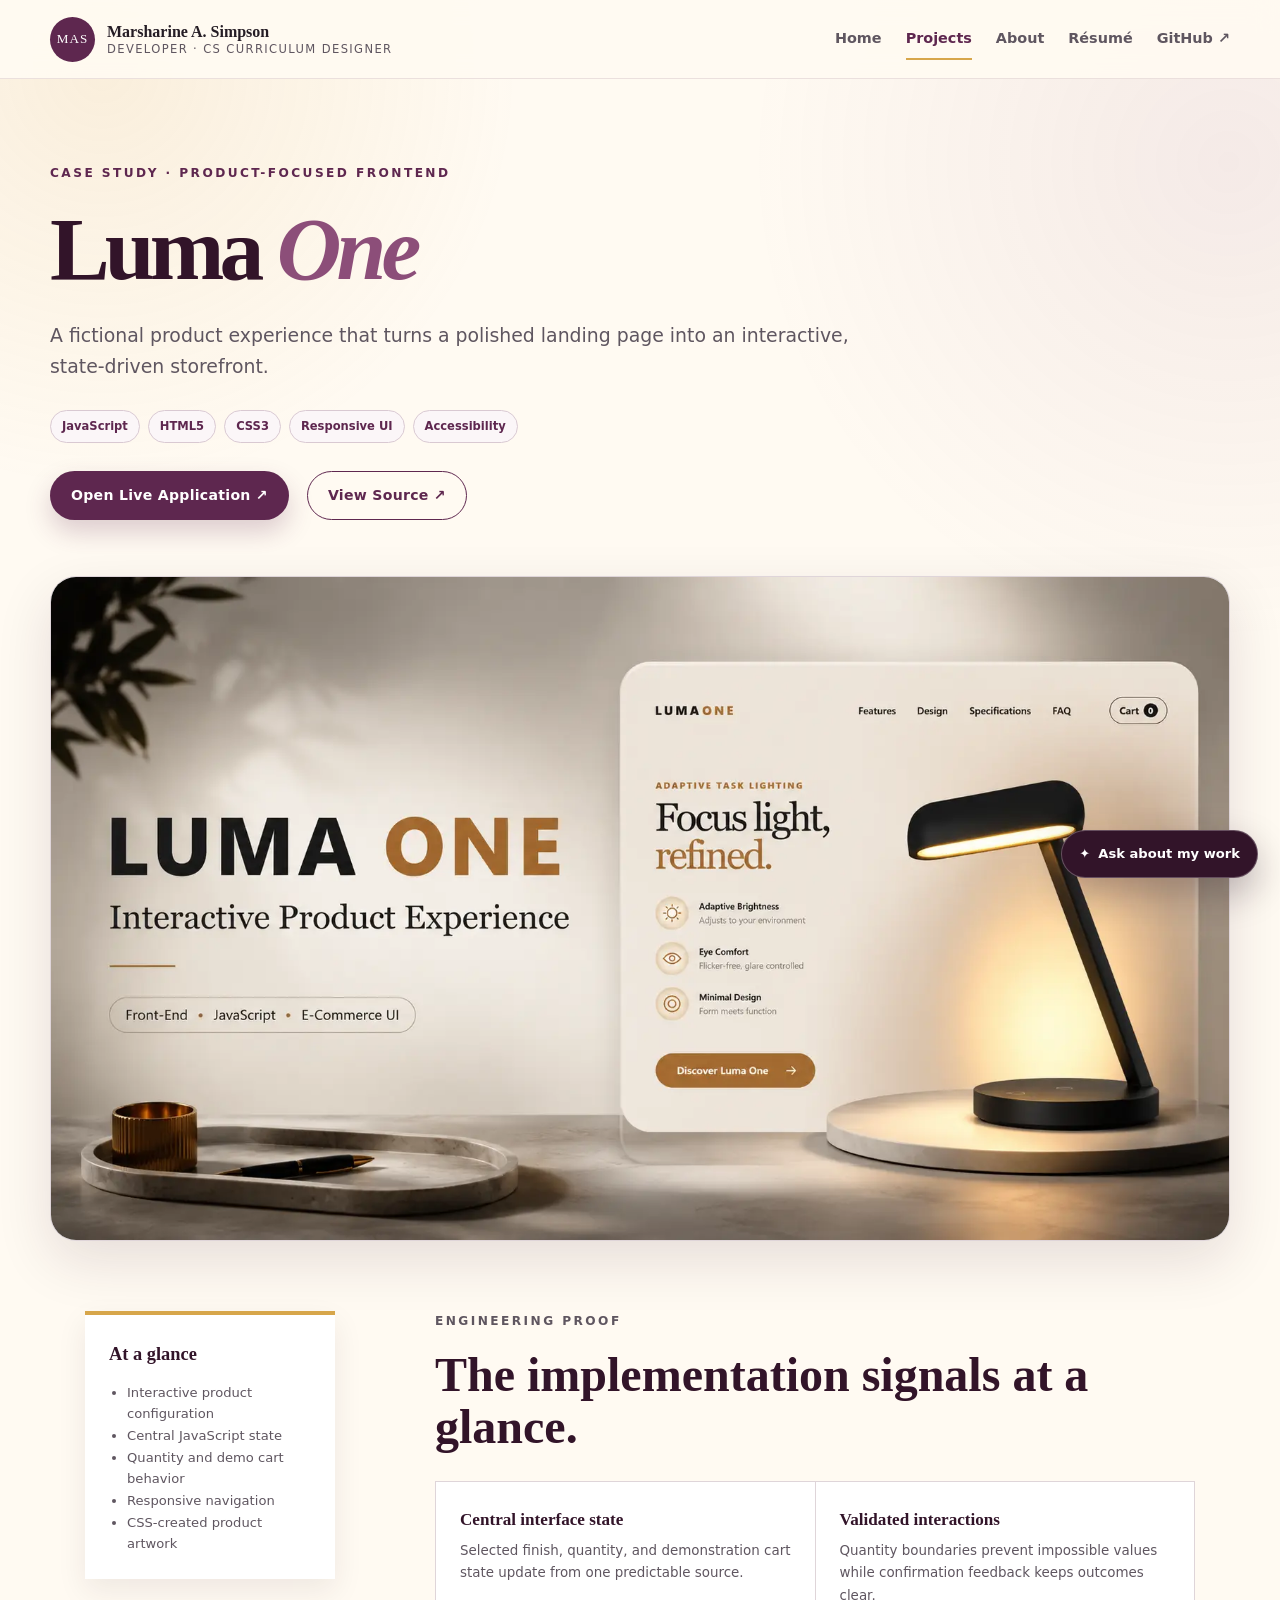
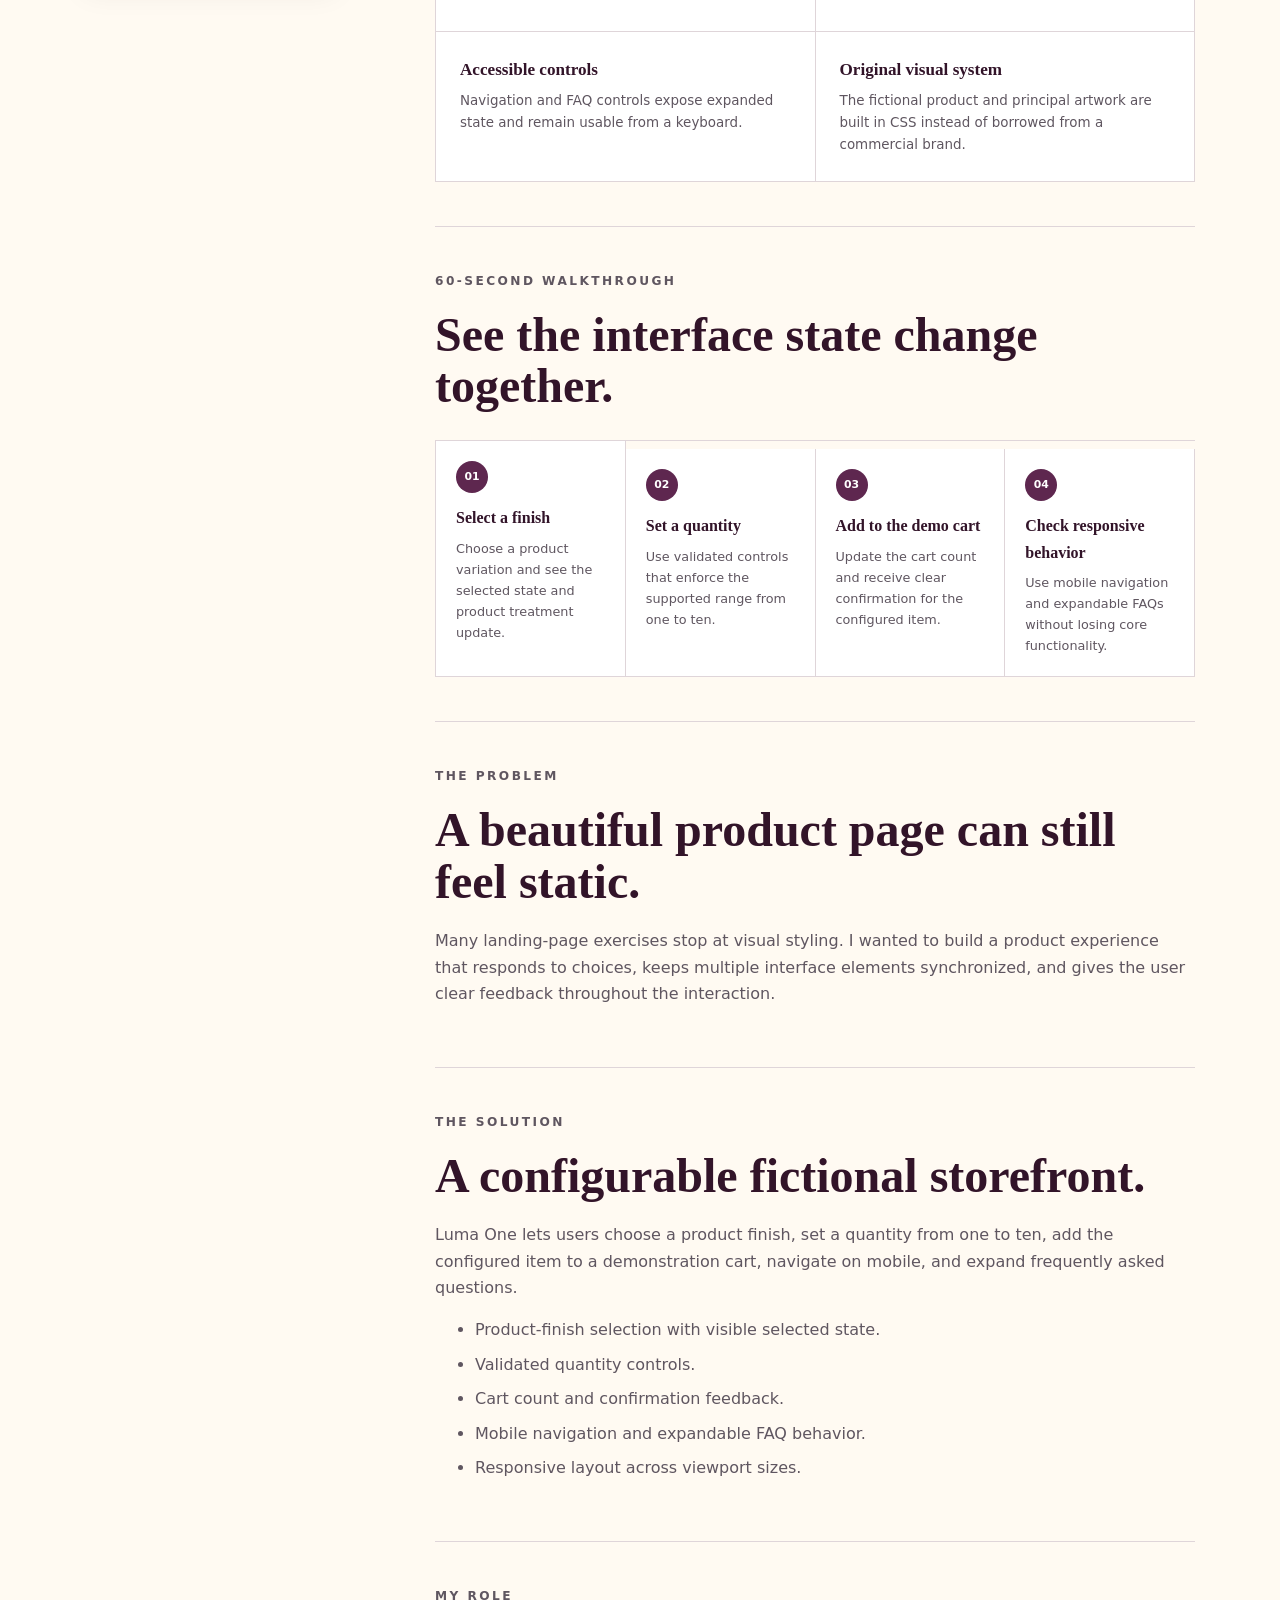
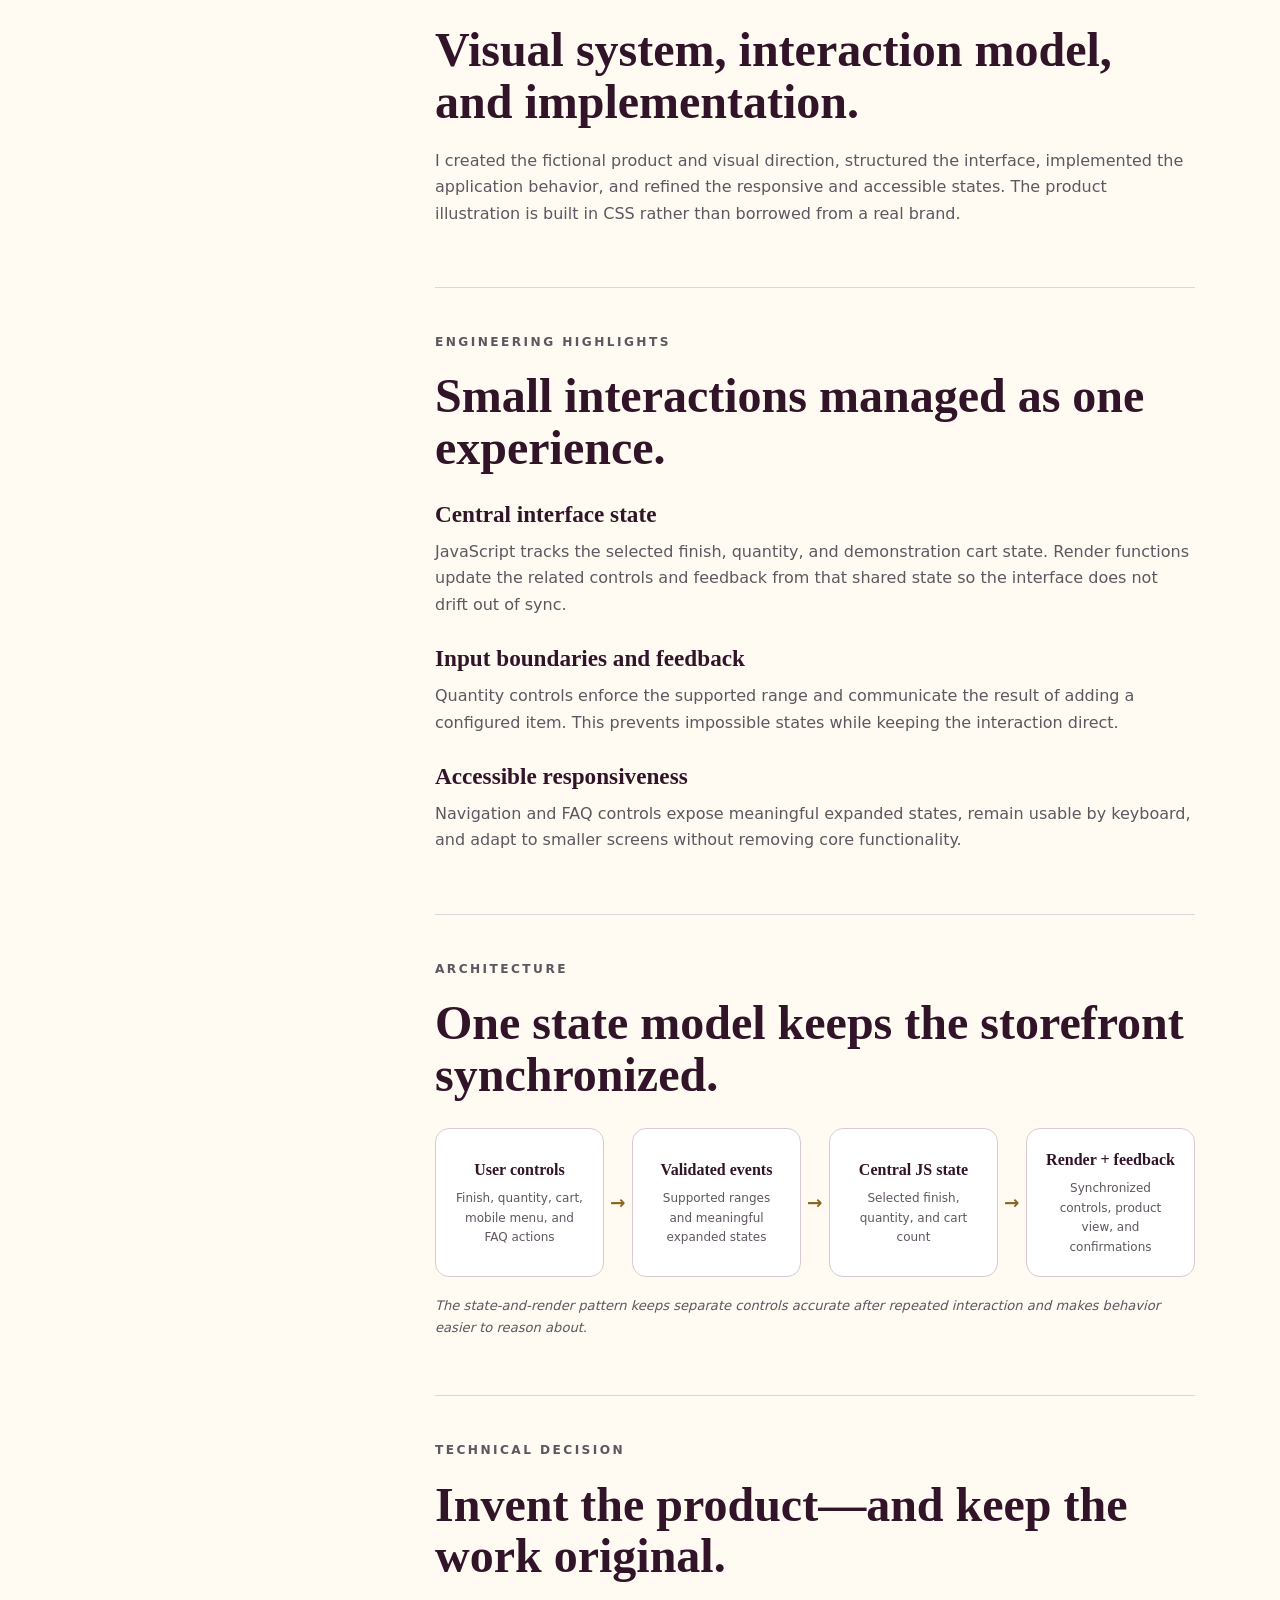
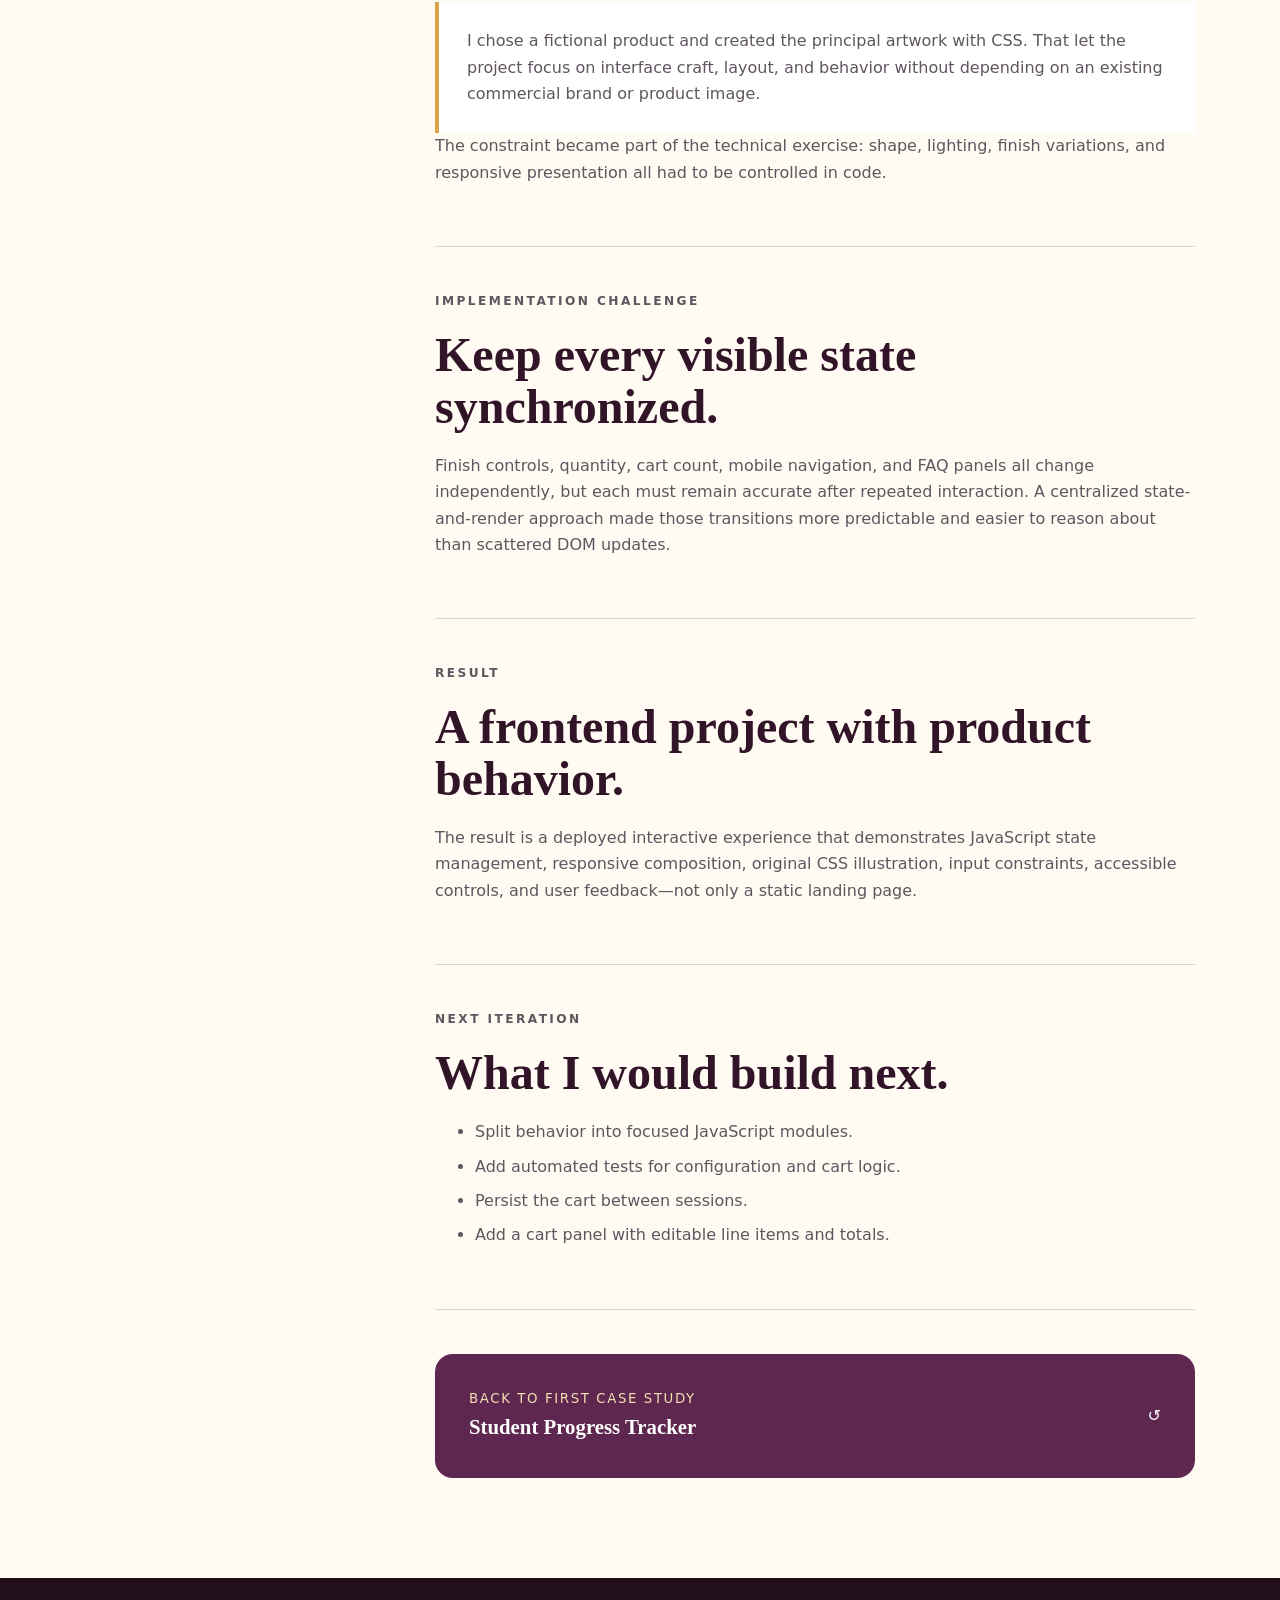
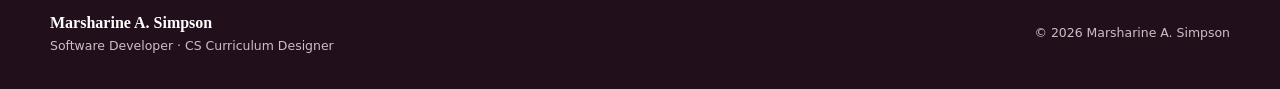
<file: case-studies/luma-one.html>
<!DOCTYPE html>
<html lang="en">
<head>
    <meta charset="UTF-8">
    <meta name="viewport" content="width=device-width, initial-scale=1.0">
    <meta name="description" content="Luma One case study: an interactive JavaScript product experience with product configuration, quantity and cart state, responsive navigation, CSS artwork, and accessible feedback.">
    <meta name="theme-color" content="#5e274f">
    <link rel="canonical" href="https://projectsportfolio-nine.vercel.app/case-studies/luma-one.html">
    <meta property="og:type" content="article">
    <meta property="og:title" content="Luma One Frontend Engineering Case Study">
    <meta property="og:description" content="A state-driven JavaScript product experience with configuration, validated quantity controls, cart behavior, responsive navigation, and accessible feedback.">
    <meta property="og:url" content="https://projectsportfolio-nine.vercel.app/case-studies/luma-one.html">
    <meta property="og:image" content="https://projectsportfolio-nine.vercel.app/assets/luma-one-project.webp">
    <meta property="og:image:alt" content="Luma One interactive product interface">
    <meta name="twitter:card" content="summary_large_image">
    <title>Luma One Case Study | Marsharine A. Simpson</title>
    <link rel="icon" href="../assets/favicon.svg" type="image/svg+xml">
    <link rel="manifest" href="../site.webmanifest">
    <link rel="stylesheet" href="../styles.css">
    <script src="../data/portfolio-answers.js" defer></script>
    <script src="../script.js" defer></script>
    <script type="application/ld+json">
    {
        "@context": "https://schema.org",
        "@type": "SoftwareApplication",
        "name": "Luma One",
        "applicationCategory": "BusinessApplication",
        "operatingSystem": "Web",
        "url": "https://luma-one-product-landing.vercel.app/",
        "codeRepository": "https://github.com/marsharine-cs/Software_Engineering-Projects/tree/Product_Landing-_Page",
        "author": {"@type": "Person", "name": "Marsharine A. Simpson", "url": "https://projectsportfolio-nine.vercel.app/"},
        "description": "A responsive JavaScript product experience with centralized interface state, product configuration, validated quantity controls, demonstration cart behavior, accessible feedback, and original CSS artwork."
    }
    </script>
</head>
<body data-page="case-study">
    <a class="skip-link" href="#main-content">Skip to main content</a>
    <header class="site-header">
        <div class="nav-shell">
            <a class="brand" href="../index.html" aria-label="Marsharine A. Simpson portfolio home"><span class="brand-mark" aria-hidden="true">MAS</span><span class="brand-copy"><strong>Marsharine A. Simpson</strong><small>Developer · CS Curriculum Designer</small></span></a>
            <button class="menu-button" id="menu-button" type="button" aria-expanded="false" aria-controls="main-navigation" aria-label="Open navigation menu"><span></span><span></span><span></span></button>
            <nav class="main-navigation" id="main-navigation" aria-label="Primary navigation"><a href="../index.html">Home</a><a href="../projects.html" aria-current="page">Projects</a><a href="../about.html">About</a><a href="https://projectsportfolio-nine.vercel.app/assets/Marsharine-Simpson-Software-Developer-Resume.pdf" target="_blank" rel="noopener noreferrer">Résumé</a><a href="https://github.com/marsharine-cs" target="_blank" rel="noopener noreferrer">GitHub <span aria-hidden="true">↗</span></a></nav>
        </div>
    </header>

    <main id="main-content">
        <section class="case-hero shell">
            <p class="eyebrow">CASE STUDY · PRODUCT-FOCUSED FRONTEND</p>
            <h1>Luma <span>One</span></h1>
            <p class="case-lead">A fictional product experience that turns a polished landing page into an interactive, state-driven storefront.</p>
            <div class="case-meta" aria-label="Technologies"><span>JavaScript</span><span>HTML5</span><span>CSS3</span><span>Responsive UI</span><span>Accessibility</span></div>
            <div class="button-row"><a class="button button-primary" href="https://luma-one-product-landing.vercel.app/" target="_blank" rel="noopener noreferrer">Open Live Application ↗</a><a class="button button-secondary" href="https://github.com/marsharine-cs/Software_Engineering-Projects/tree/Product_Landing-_Page" target="_blank" rel="noopener noreferrer">View Source ↗</a></div>
        </section>

        <div class="case-cover shell"><img src="../assets/luma-one-project.webp" width="1672" height="941" decoding="async" alt="Luma One fictional storefront showing a customizable product interface"></div>

        <div class="case-layout shell">
            <aside class="case-sidebar" aria-label="Case study summary"><strong>At a glance</strong><ul><li>Interactive product configuration</li><li>Central JavaScript state</li><li>Quantity and demo cart behavior</li><li>Responsive navigation</li><li>CSS-created product artwork</li></ul></aside>

            <article class="case-article">
                <section><p class="eyebrow">ENGINEERING PROOF</p><h2>The implementation signals at a glance.</h2><div class="evidence-grid"><article><strong>Central interface state</strong><p>Selected finish, quantity, and demonstration cart state update from one predictable source.</p></article><article><strong>Validated interactions</strong><p>Quantity boundaries prevent impossible values while confirmation feedback keeps outcomes clear.</p></article><article><strong>Accessible controls</strong><p>Navigation and FAQ controls expose expanded state and remain usable from a keyboard.</p></article><article><strong>Original visual system</strong><p>The fictional product and principal artwork are built in CSS instead of borrowed from a commercial brand.</p></article></div></section>

                <section><p class="eyebrow">60-SECOND WALKTHROUGH</p><h2>See the interface state change together.</h2><ol class="walkthrough-steps"><li><strong>Select a finish</strong><span>Choose a product variation and see the selected state and product treatment update.</span></li><li><strong>Set a quantity</strong><span>Use validated controls that enforce the supported range from one to ten.</span></li><li><strong>Add to the demo cart</strong><span>Update the cart count and receive clear confirmation for the configured item.</span></li><li><strong>Check responsive behavior</strong><span>Use mobile navigation and expandable FAQs without losing core functionality.</span></li></ol></section>

                <section><p class="eyebrow">THE PROBLEM</p><h2>A beautiful product page can still feel static.</h2><p>Many landing-page exercises stop at visual styling. I wanted to build a product experience that responds to choices, keeps multiple interface elements synchronized, and gives the user clear feedback throughout the interaction.</p></section>

                <section><p class="eyebrow">THE SOLUTION</p><h2>A configurable fictional storefront.</h2><p>Luma One lets users choose a product finish, set a quantity from one to ten, add the configured item to a demonstration cart, navigate on mobile, and expand frequently asked questions.</p><ul><li>Product-finish selection with visible selected state.</li><li>Validated quantity controls.</li><li>Cart count and confirmation feedback.</li><li>Mobile navigation and expandable FAQ behavior.</li><li>Responsive layout across viewport sizes.</li></ul></section>

                <section><p class="eyebrow">MY ROLE</p><h2>Visual system, interaction model, and implementation.</h2><p>I created the fictional product and visual direction, structured the interface, implemented the application behavior, and refined the responsive and accessible states. The product illustration is built in CSS rather than borrowed from a real brand.</p></section>

                <section><p class="eyebrow">ENGINEERING HIGHLIGHTS</p><h2>Small interactions managed as one experience.</h2><h3>Central interface state</h3><p>JavaScript tracks the selected finish, quantity, and demonstration cart state. Render functions update the related controls and feedback from that shared state so the interface does not drift out of sync.</p><h3>Input boundaries and feedback</h3><p>Quantity controls enforce the supported range and communicate the result of adding a configured item. This prevents impossible states while keeping the interaction direct.</p><h3>Accessible responsiveness</h3><p>Navigation and FAQ controls expose meaningful expanded states, remain usable by keyboard, and adapt to smaller screens without removing core functionality.</p></section>

                <section><p class="eyebrow">ARCHITECTURE</p><h2>One state model keeps the storefront synchronized.</h2><div class="architecture-diagram" role="img" aria-label="Architecture flow from user controls through validated events and central JavaScript state to render functions and visible interface feedback"><div class="architecture-node"><strong>User controls</strong><span>Finish, quantity, cart, mobile menu, and FAQ actions</span></div><div class="architecture-node"><strong>Validated events</strong><span>Supported ranges and meaningful expanded states</span></div><div class="architecture-node"><strong>Central JS state</strong><span>Selected finish, quantity, and cart count</span></div><div class="architecture-node"><strong>Render + feedback</strong><span>Synchronized controls, product view, and confirmations</span></div></div><p class="diagram-note">The state-and-render pattern keeps separate controls accurate after repeated interaction and makes behavior easier to reason about.</p></section>

                <section><p class="eyebrow">TECHNICAL DECISION</p><h2>Invent the product—and keep the work original.</h2><div class="callout"><p>I chose a fictional product and created the principal artwork with CSS. That let the project focus on interface craft, layout, and behavior without depending on an existing commercial brand or product image.</p></div><p>The constraint became part of the technical exercise: shape, lighting, finish variations, and responsive presentation all had to be controlled in code.</p></section>

                <section><p class="eyebrow">IMPLEMENTATION CHALLENGE</p><h2>Keep every visible state synchronized.</h2><p>Finish controls, quantity, cart count, mobile navigation, and FAQ panels all change independently, but each must remain accurate after repeated interaction. A centralized state-and-render approach made those transitions more predictable and easier to reason about than scattered DOM updates.</p></section>

                <section><p class="eyebrow">RESULT</p><h2>A frontend project with product behavior.</h2><p>The result is a deployed interactive experience that demonstrates JavaScript state management, responsive composition, original CSS illustration, input constraints, accessible controls, and user feedback—not only a static landing page.</p></section>

                <section><p class="eyebrow">NEXT ITERATION</p><h2>What I would build next.</h2><ul><li>Split behavior into focused JavaScript modules.</li><li>Add automated tests for configuration and cart logic.</li><li>Persist the cart between sessions.</li><li>Add a cart panel with editable line items and totals.</li></ul></section>

                <a class="next-project" href="student-progress-tracker.html"><span><small>BACK TO FIRST CASE STUDY</small><strong>Student Progress Tracker</strong></span><span aria-hidden="true">↺</span></a>
            </article>
        </div>
    </main>
    <footer class="site-footer"><div class="shell footer-grid"><div><strong>Marsharine A. Simpson</strong><span>Software Developer · CS Curriculum Designer</span></div><p>© <span data-current-year>2026</span> Marsharine A. Simpson</p></div></footer>
</body>
</html>
</file>
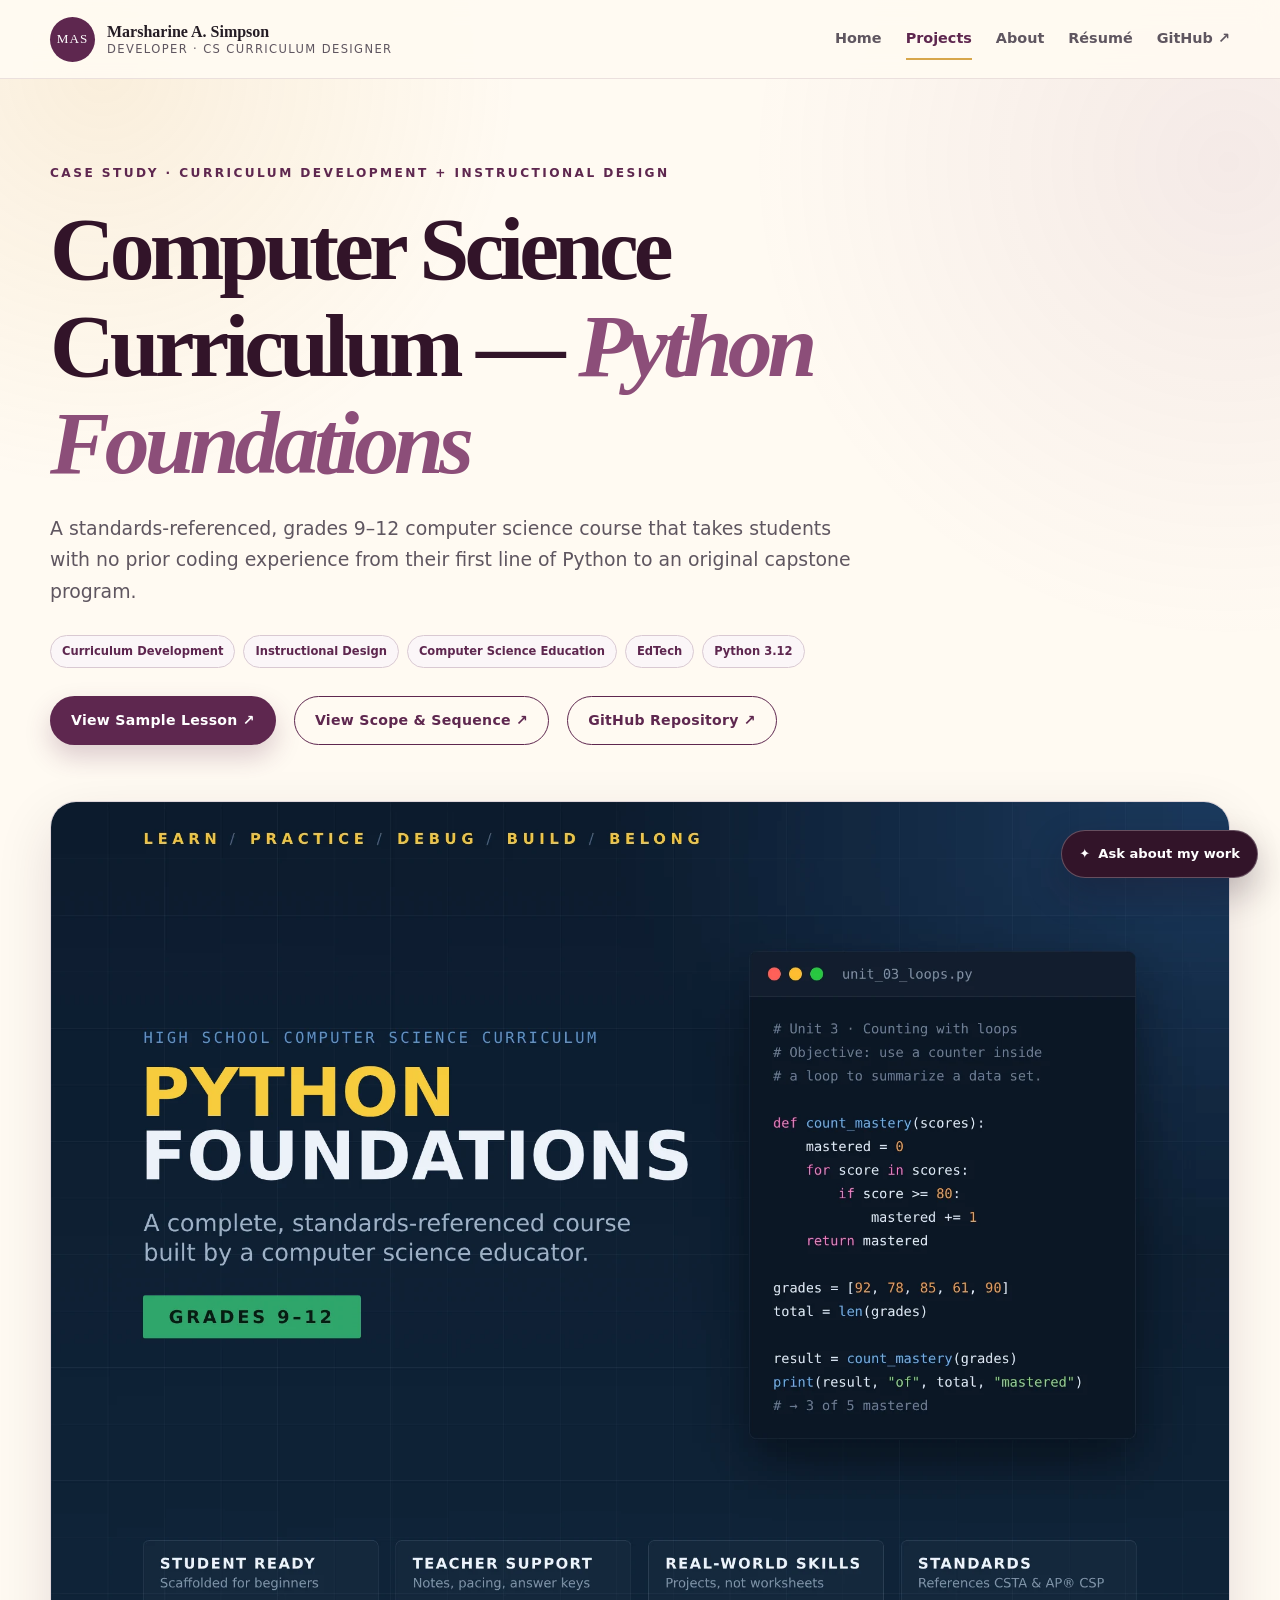
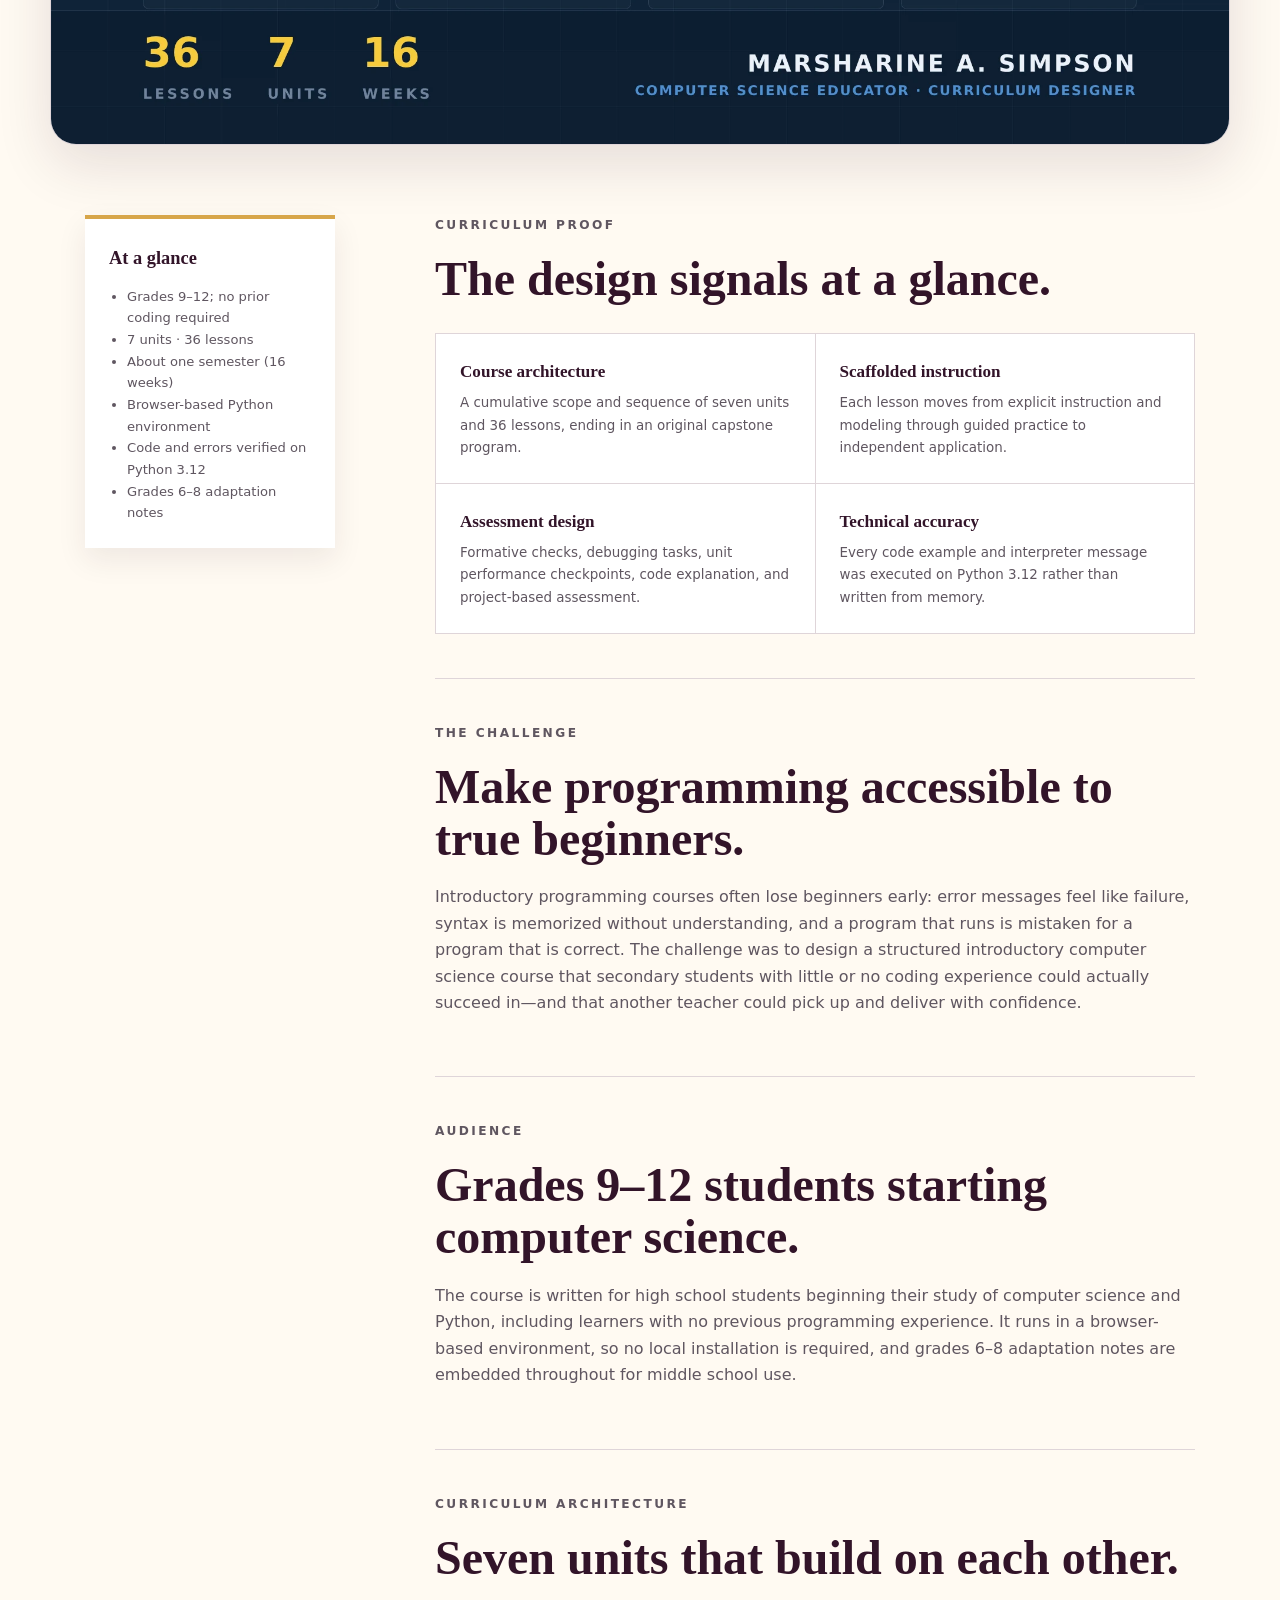
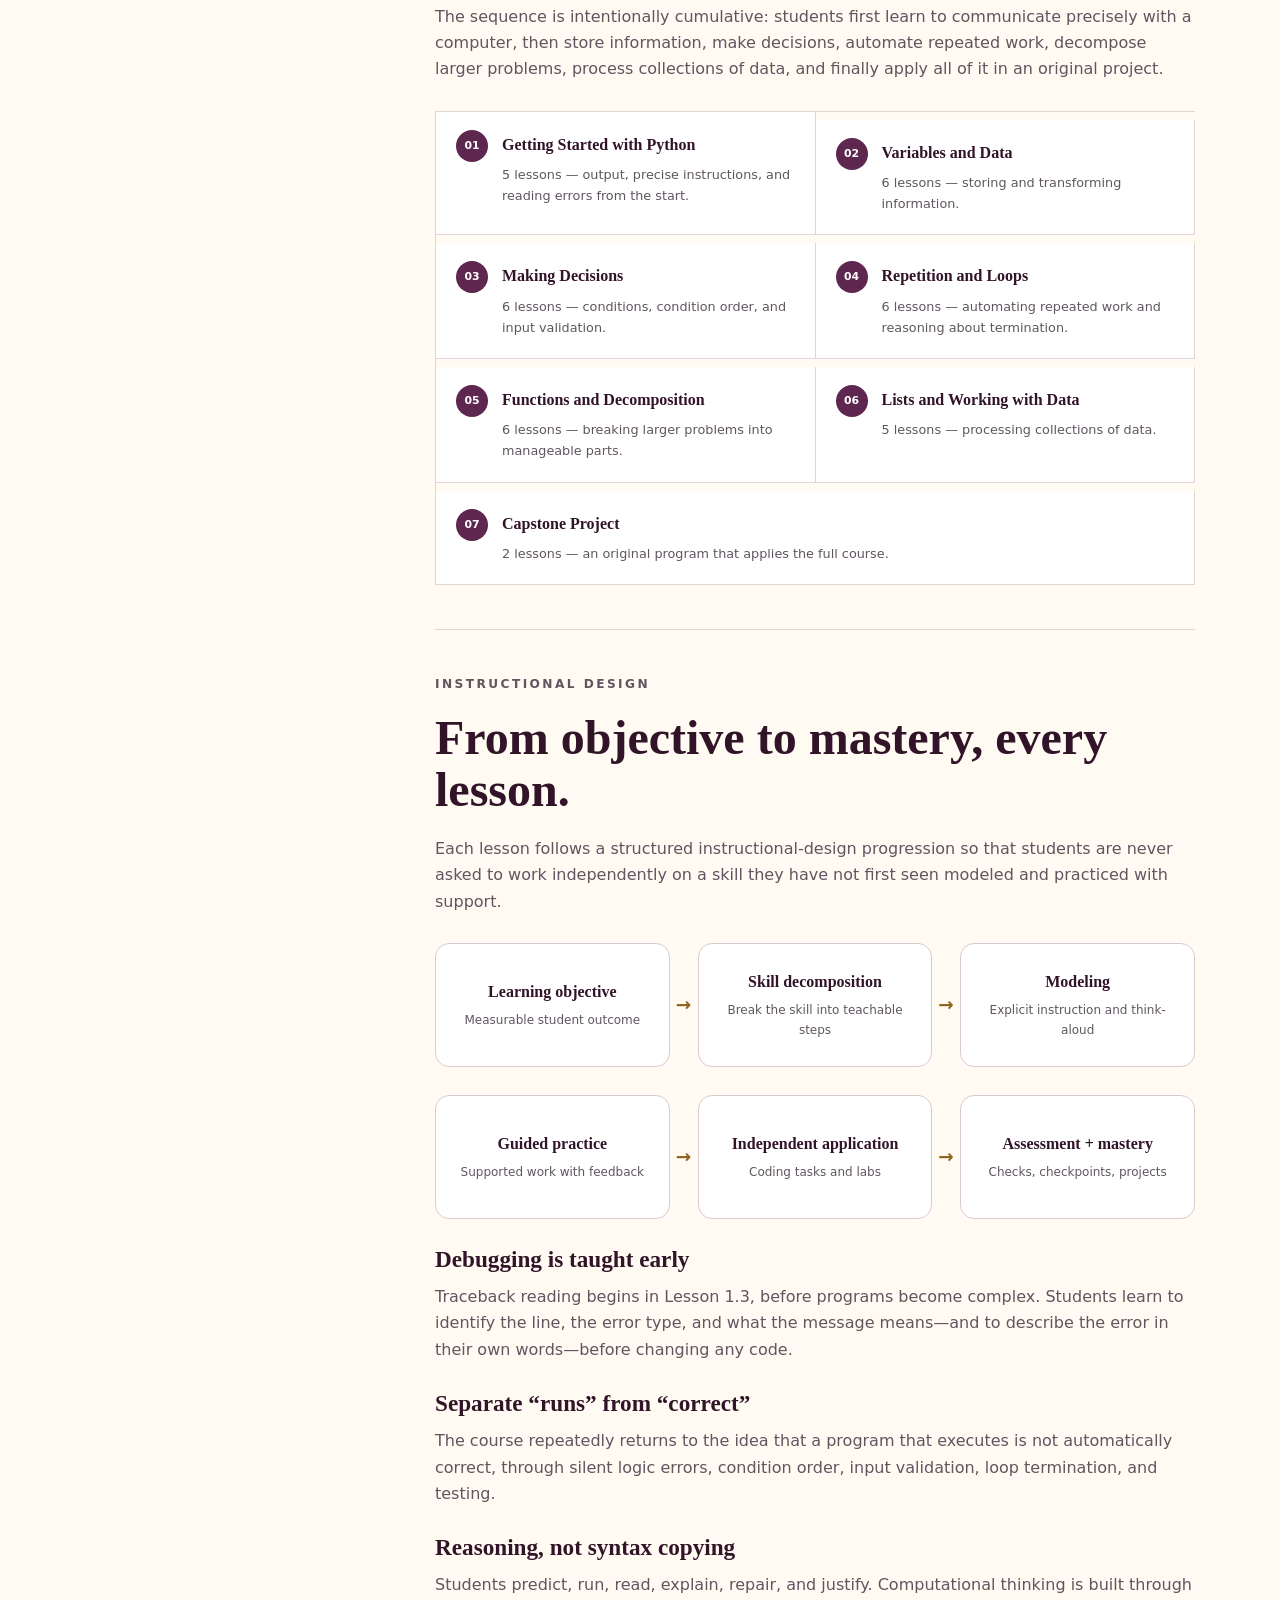
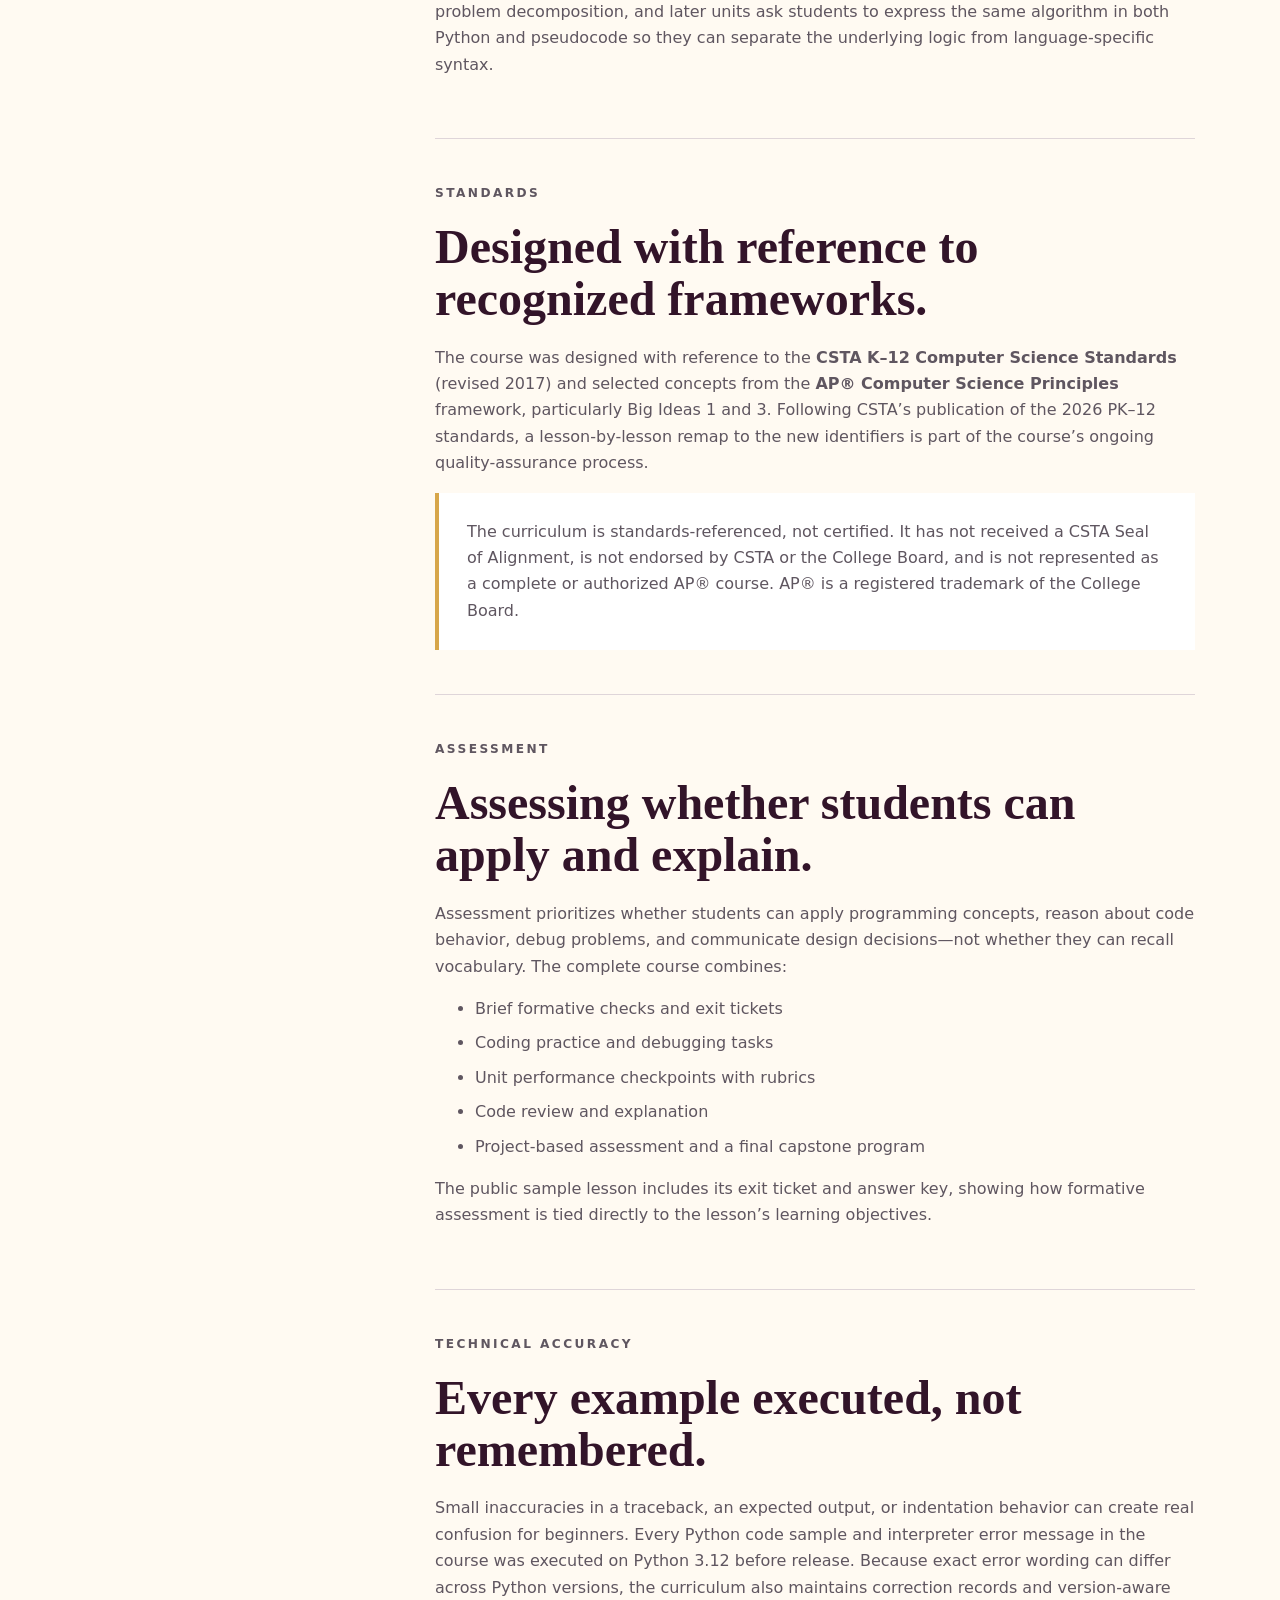
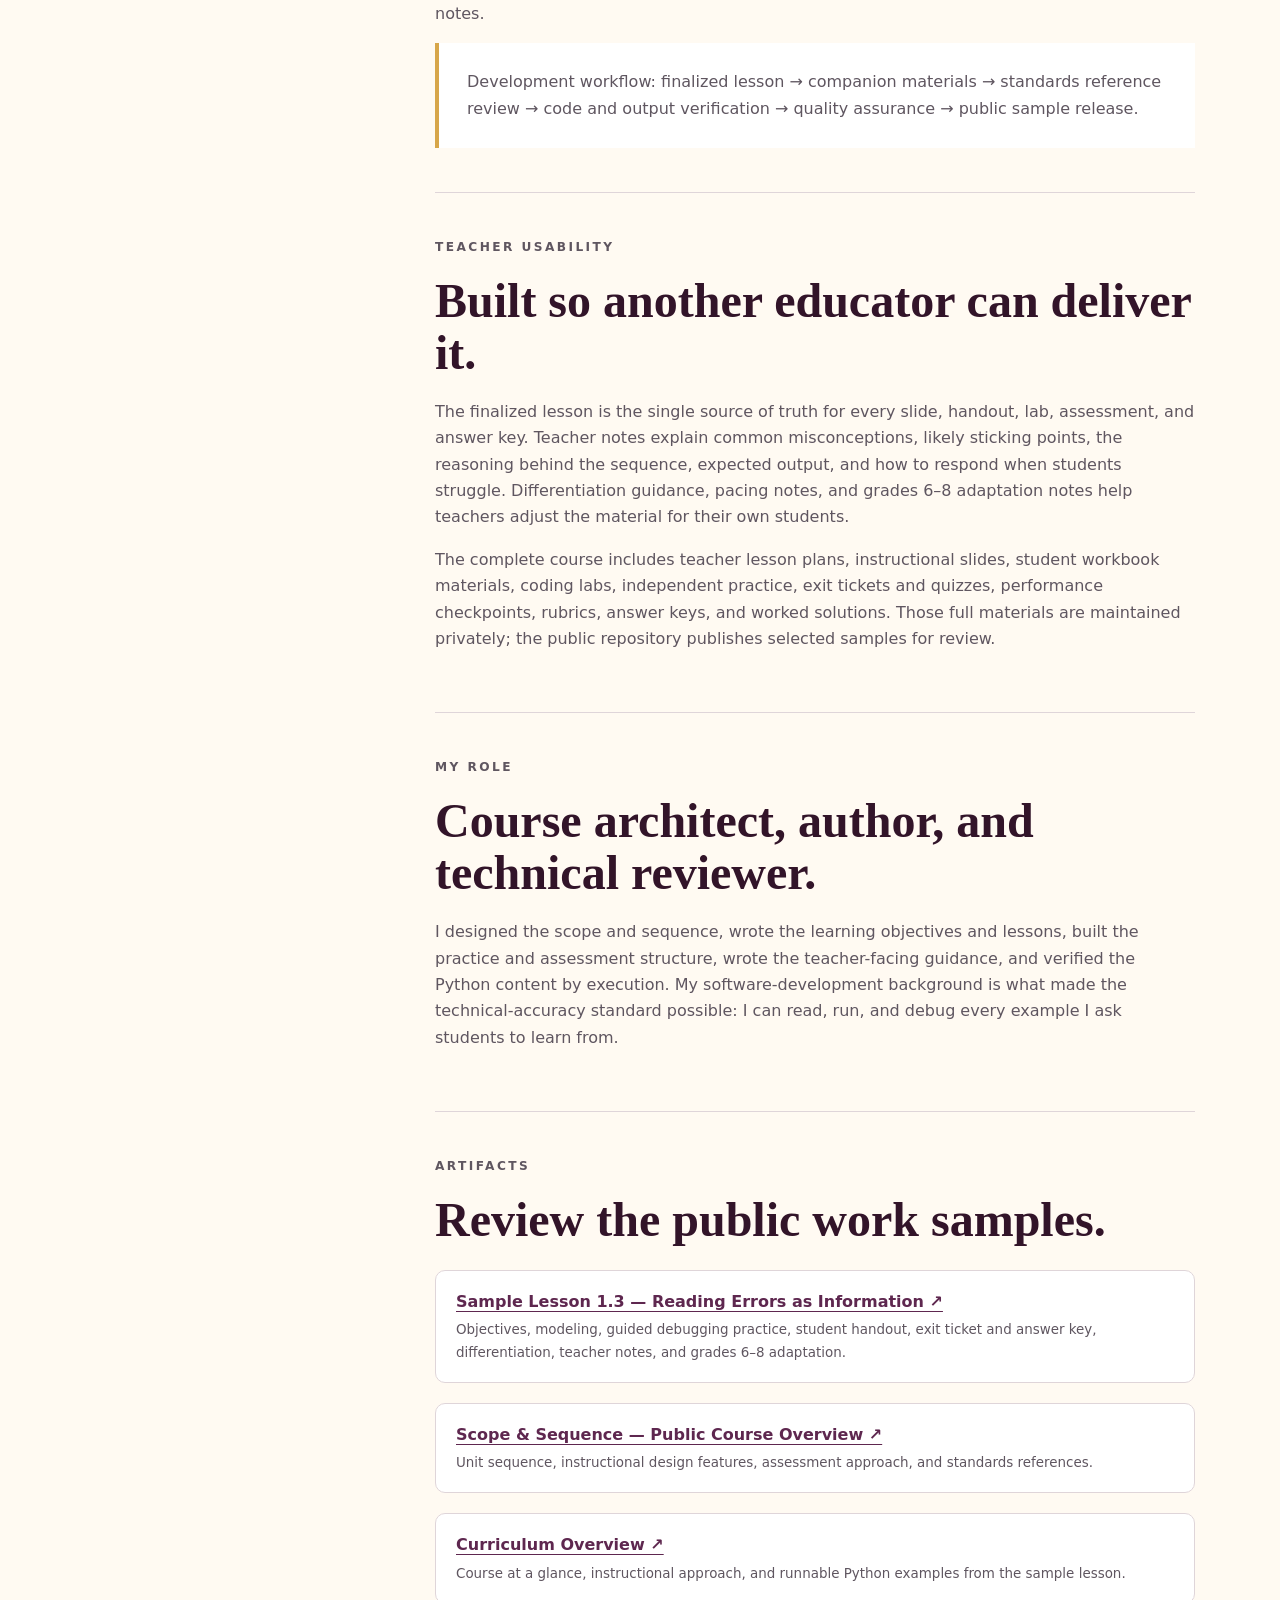
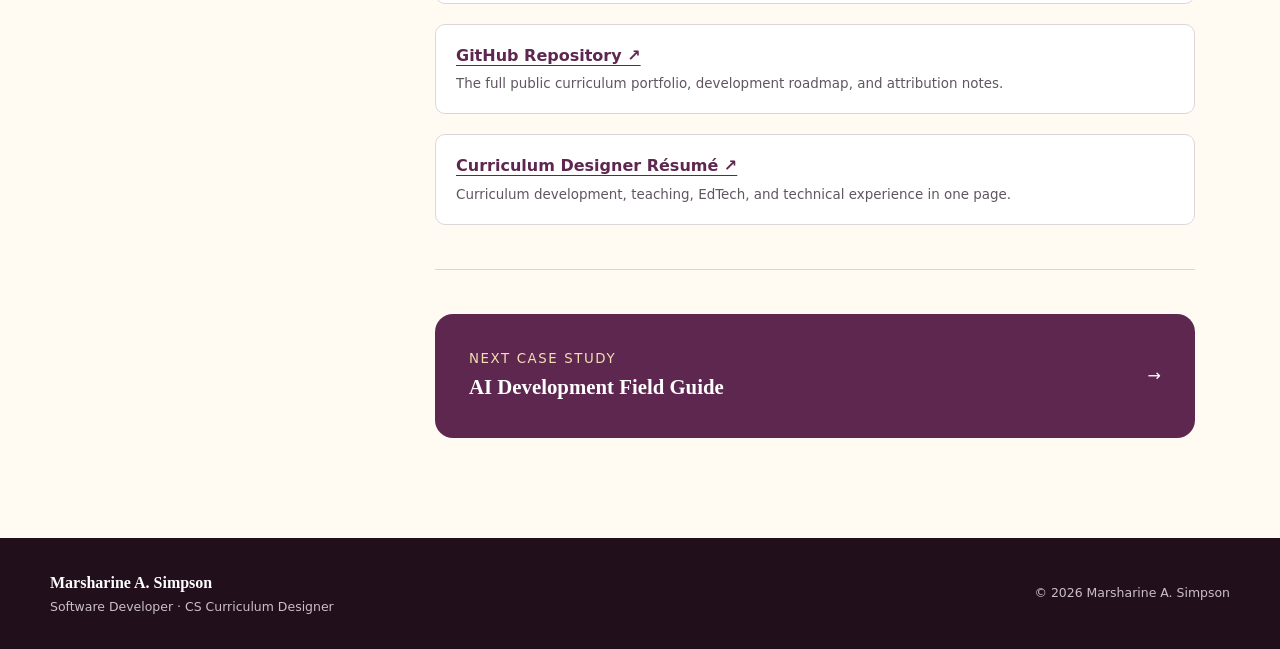
<file: case-studies/python-foundations-curriculum.html>
<!DOCTYPE html>
<html lang="en">
<head>
    <meta charset="UTF-8">
    <meta name="viewport" content="width=device-width, initial-scale=1.0">
    <meta name="description" content="Python Foundations curriculum case study: a 7-unit, 36-lesson grades 9–12 computer science course with scope and sequence, scaffolded instruction, assessment design, and Python 3.12–verified code examples.">
    <meta name="theme-color" content="#5e274f">
    <link rel="canonical" href="https://projectsportfolio-nine.vercel.app/case-studies/python-foundations-curriculum.html">
    <meta property="og:type" content="article">
    <meta property="og:title" content="Computer Science Curriculum — Python Foundations Case Study">
    <meta property="og:description" content="A 7-unit, 36-lesson grades 9–12 Python course: scope and sequence, scaffolded instruction, assessment design, teacher support, and verified code.">
    <meta property="og:url" content="https://projectsportfolio-nine.vercel.app/case-studies/python-foundations-curriculum.html">
    <meta property="og:image" content="https://projectsportfolio-nine.vercel.app/assets/python-foundations-cover.webp">
    <meta property="og:image:alt" content="Python Foundations curriculum cover">
    <meta name="twitter:card" content="summary_large_image">
    <title>Python Foundations Curriculum Case Study | Marsharine A. Simpson</title>
    <link rel="icon" href="../assets/favicon.svg" type="image/svg+xml">
    <link rel="manifest" href="../site.webmanifest">
    <link rel="stylesheet" href="../styles.css">
    <script src="../data/portfolio-answers.js" defer></script>
    <script src="../script.js" defer></script>
    <script type="application/ld+json">
    {
        "@context": "https://schema.org",
        "@type": "Course",
        "name": "Python Foundations — Grades 9–12",
        "description": "A seven-unit, 36-lesson introductory Python course for grades 9–12 students with no prior coding experience, featuring scaffolded instruction, debugging pedagogy, assessment design, and Python 3.12–verified code examples.",
        "educationalLevel": "Grades 9–12",
        "inLanguage": "en",
        "url": "https://github.com/marsharine-cs/computer-science-secondary-curriculum/tree/main/intro-to-python-9-12",
        "author": {"@type": "Person", "name": "Marsharine A. Simpson", "url": "https://projectsportfolio-nine.vercel.app/"}
    }
    </script>
</head>
<body data-page="case-study">
    <a class="skip-link" href="#main-content">Skip to main content</a>
    <header class="site-header">
        <div class="nav-shell">
            <a class="brand" href="../index.html" aria-label="Marsharine A. Simpson portfolio home"><span class="brand-mark" aria-hidden="true">MAS</span><span class="brand-copy"><strong>Marsharine A. Simpson</strong><small>Developer · CS Curriculum Designer</small></span></a>
            <button class="menu-button" id="menu-button" type="button" aria-expanded="false" aria-controls="main-navigation" aria-label="Open navigation menu"><span></span><span></span><span></span></button>
            <nav class="main-navigation" id="main-navigation" aria-label="Primary navigation">
                <a href="../index.html">Home</a><a href="../projects.html" aria-current="page">Projects</a><a href="../about.html">About</a><a href="https://projectsportfolio-nine.vercel.app/assets/Marsharine-Simpson-Software-Developer-Resume.pdf" target="_blank" rel="noopener noreferrer">Résumé</a><a href="https://github.com/marsharine-cs" target="_blank" rel="noopener noreferrer">GitHub <span aria-hidden="true">↗</span></a>
            </nav>
        </div>
    </header>

    <main id="main-content">
        <section class="case-hero shell">
            <p class="eyebrow">CASE STUDY · CURRICULUM DEVELOPMENT + INSTRUCTIONAL DESIGN</p>
            <h1>Computer Science Curriculum — <span>Python Foundations</span></h1>
            <p class="case-lead">A standards-referenced, grades 9–12 computer science course that takes students with no prior coding experience from their first line of Python to an original capstone program.</p>
            <div class="case-meta" aria-label="Disciplines"><span>Curriculum Development</span><span>Instructional Design</span><span>Computer Science Education</span><span>EdTech</span><span>Python 3.12</span></div>
            <div class="button-row">
                <a class="button button-primary" href="https://github.com/marsharine-cs/computer-science-secondary-curriculum/blob/main/intro-to-python-9-12/sample-lesson-1.3.md" target="_blank" rel="noopener noreferrer">View Sample Lesson ↗</a>
                <a class="button button-secondary" href="https://github.com/marsharine-cs/computer-science-secondary-curriculum/blob/main/intro-to-python-9-12/scope-and-sequence.md" target="_blank" rel="noopener noreferrer">View Scope &amp; Sequence ↗</a>
                <a class="button button-secondary" href="https://github.com/marsharine-cs/computer-science-secondary-curriculum" target="_blank" rel="noopener noreferrer">GitHub Repository ↗</a>
            </div>
        </section>

        <div class="case-cover shell">
            <img src="../assets/python-foundations-cover.webp" width="2000" height="1600" decoding="async" alt="Python Foundations grades 9–12 curriculum cover">
        </div>

        <div class="case-layout shell">
            <aside class="case-sidebar" aria-label="Case study summary">
                <strong>At a glance</strong>
                <ul><li>Grades 9–12; no prior coding required</li><li>7 units · 36 lessons</li><li>About one semester (16 weeks)</li><li>Browser-based Python environment</li><li>Code and errors verified on Python 3.12</li><li>Grades 6–8 adaptation notes</li></ul>
            </aside>

            <article class="case-article">
                <section><p class="eyebrow">CURRICULUM PROOF</p><h2>The design signals at a glance.</h2><div class="evidence-grid"><article><strong>Course architecture</strong><p>A cumulative scope and sequence of seven units and 36 lessons, ending in an original capstone program.</p></article><article><strong>Scaffolded instruction</strong><p>Each lesson moves from explicit instruction and modeling through guided practice to independent application.</p></article><article><strong>Assessment design</strong><p>Formative checks, debugging tasks, unit performance checkpoints, code explanation, and project-based assessment.</p></article><article><strong>Technical accuracy</strong><p>Every code example and interpreter message was executed on Python 3.12 rather than written from memory.</p></article></div></section>

                <section><p class="eyebrow">THE CHALLENGE</p><h2>Make programming accessible to true beginners.</h2><p>Introductory programming courses often lose beginners early: error messages feel like failure, syntax is memorized without understanding, and a program that runs is mistaken for a program that is correct. The challenge was to design a structured introductory computer science course that secondary students with little or no coding experience could actually succeed in—and that another teacher could pick up and deliver with confidence.</p></section>

                <section><p class="eyebrow">AUDIENCE</p><h2>Grades 9–12 students starting computer science.</h2><p>The course is written for high school students beginning their study of computer science and Python, including learners with no previous programming experience. It runs in a browser-based environment, so no local installation is required, and grades 6–8 adaptation notes are embedded throughout for middle school use.</p></section>

                <section><p class="eyebrow">CURRICULUM ARCHITECTURE</p><h2>Seven units that build on each other.</h2><p>The sequence is intentionally cumulative: students first learn to communicate precisely with a computer, then store information, make decisions, automate repeated work, decompose larger problems, process collections of data, and finally apply all of it in an original project.</p>
                    <ol class="walkthrough-steps curriculum-units">
                        <li><strong>Getting Started with Python</strong><span>5 lessons — output, precise instructions, and reading errors from the start.</span></li>
                        <li><strong>Variables and Data</strong><span>6 lessons — storing and transforming information.</span></li>
                        <li><strong>Making Decisions</strong><span>6 lessons — conditions, condition order, and input validation.</span></li>
                        <li><strong>Repetition and Loops</strong><span>6 lessons — automating repeated work and reasoning about termination.</span></li>
                        <li><strong>Functions and Decomposition</strong><span>6 lessons — breaking larger problems into manageable parts.</span></li>
                        <li><strong>Lists and Working with Data</strong><span>5 lessons — processing collections of data.</span></li>
                        <li><strong>Capstone Project</strong><span>2 lessons — an original program that applies the full course.</span></li>
                    </ol>
                </section>

                <section><p class="eyebrow">INSTRUCTIONAL DESIGN</p><h2>From objective to mastery, every lesson.</h2><p>Each lesson follows a structured instructional-design progression so that students are never asked to work independently on a skill they have not first seen modeled and practiced with support.</p>
                    <div class="architecture-diagram architecture-diagram-six" role="img" aria-label="Instructional design progression: learning objective, then skill decomposition, then modeling, then guided practice, then independent application, then assessment and mastery">
                        <div class="architecture-node"><strong>Learning objective</strong><span>Measurable student outcome</span></div>
                        <div class="architecture-node"><strong>Skill decomposition</strong><span>Break the skill into teachable steps</span></div>
                        <div class="architecture-node"><strong>Modeling</strong><span>Explicit instruction and think-aloud</span></div>
                        <div class="architecture-node"><strong>Guided practice</strong><span>Supported work with feedback</span></div>
                        <div class="architecture-node"><strong>Independent application</strong><span>Coding tasks and labs</span></div>
                        <div class="architecture-node"><strong>Assessment + mastery</strong><span>Checks, checkpoints, projects</span></div>
                    </div>
                    <h3>Debugging is taught early</h3><p>Traceback reading begins in Lesson 1.3, before programs become complex. Students learn to identify the line, the error type, and what the message means—and to describe the error in their own words—before changing any code.</p>
                    <h3>Separate “runs” from “correct”</h3><p>The course repeatedly returns to the idea that a program that executes is not automatically correct, through silent logic errors, condition order, input validation, loop termination, and testing.</p>
                    <h3>Reasoning, not syntax copying</h3><p>Students predict, run, read, explain, repair, and justify. Computational thinking is built through problem decomposition, and later units ask students to express the same algorithm in both Python and pseudocode so they can separate the underlying logic from language-specific syntax.</p>
                </section>

                <section><p class="eyebrow">STANDARDS</p><h2>Designed with reference to recognized frameworks.</h2><p>The course was designed with reference to the <strong>CSTA K–12 Computer Science Standards</strong> (revised 2017) and selected concepts from the <strong>AP® Computer Science Principles</strong> framework, particularly Big Ideas 1 and 3. Following CSTA’s publication of the 2026 PK–12 standards, a lesson-by-lesson remap to the new identifiers is part of the course’s ongoing quality-assurance process.</p><div class="callout"><p>The curriculum is standards-referenced, not certified. It has not received a CSTA Seal of Alignment, is not endorsed by CSTA or the College Board, and is not represented as a complete or authorized AP® course. AP® is a registered trademark of the College Board.</p></div></section>

                <section><p class="eyebrow">ASSESSMENT</p><h2>Assessing whether students can apply and explain.</h2><p>Assessment prioritizes whether students can apply programming concepts, reason about code behavior, debug problems, and communicate design decisions—not whether they can recall vocabulary. The complete course combines:</p><ul><li>Brief formative checks and exit tickets</li><li>Coding practice and debugging tasks</li><li>Unit performance checkpoints with rubrics</li><li>Code review and explanation</li><li>Project-based assessment and a final capstone program</li></ul><p>The public sample lesson includes its exit ticket and answer key, showing how formative assessment is tied directly to the lesson’s learning objectives.</p></section>

                <section><p class="eyebrow">TECHNICAL ACCURACY</p><h2>Every example executed, not remembered.</h2><p>Small inaccuracies in a traceback, an expected output, or indentation behavior can create real confusion for beginners. Every Python code sample and interpreter error message in the course was executed on Python 3.12 before release. Because exact error wording can differ across Python versions, the curriculum also maintains correction records and version-aware notes.</p><div class="callout"><p>Development workflow: finalized lesson → companion materials → standards reference review → code and output verification → quality assurance → public sample release.</p></div></section>

                <section><p class="eyebrow">TEACHER USABILITY</p><h2>Built so another educator can deliver it.</h2><p>The finalized lesson is the single source of truth for every slide, handout, lab, assessment, and answer key. Teacher notes explain common misconceptions, likely sticking points, the reasoning behind the sequence, expected output, and how to respond when students struggle. Differentiation guidance, pacing notes, and grades 6–8 adaptation notes help teachers adjust the material for their own students.</p><p>The complete course includes teacher lesson plans, instructional slides, student workbook materials, coding labs, independent practice, exit tickets and quizzes, performance checkpoints, rubrics, answer keys, and worked solutions. Those full materials are maintained privately; the public repository publishes selected samples for review.</p></section>

                <section><p class="eyebrow">MY ROLE</p><h2>Course architect, author, and technical reviewer.</h2><p>I designed the scope and sequence, wrote the learning objectives and lessons, built the practice and assessment structure, wrote the teacher-facing guidance, and verified the Python content by execution. My software-development background is what made the technical-accuracy standard possible: I can read, run, and debug every example I ask students to learn from.</p></section>

                <section><p class="eyebrow">ARTIFACTS</p><h2>Review the public work samples.</h2>
                    <ul class="artifact-list">
                        <li><a href="https://github.com/marsharine-cs/computer-science-secondary-curriculum/blob/main/intro-to-python-9-12/sample-lesson-1.3.md" target="_blank" rel="noopener noreferrer">Sample Lesson 1.3 — Reading Errors as Information ↗</a><span>Objectives, modeling, guided debugging practice, student handout, exit ticket and answer key, differentiation, teacher notes, and grades 6–8 adaptation.</span></li>
                        <li><a href="https://github.com/marsharine-cs/computer-science-secondary-curriculum/blob/main/intro-to-python-9-12/scope-and-sequence.md" target="_blank" rel="noopener noreferrer">Scope &amp; Sequence — Public Course Overview ↗</a><span>Unit sequence, instructional design features, assessment approach, and standards references.</span></li>
                        <li><a href="https://github.com/marsharine-cs/computer-science-secondary-curriculum/tree/main/intro-to-python-9-12" target="_blank" rel="noopener noreferrer">Curriculum Overview ↗</a><span>Course at a glance, instructional approach, and runnable Python examples from the sample lesson.</span></li>
                        <li><a href="https://github.com/marsharine-cs/computer-science-secondary-curriculum" target="_blank" rel="noopener noreferrer">GitHub Repository ↗</a><span>The full public curriculum portfolio, development roadmap, and attribution notes.</span></li>
                        <li><a href="../assets/Marsharine-Simpson-Curriculum-Designer-Resume.pdf" target="_blank" rel="noopener noreferrer">Curriculum Designer Résumé ↗</a><span>Curriculum development, teaching, EdTech, and technical experience in one page.</span></li>
                    </ul>
                </section>

                <a class="next-project" href="ai-development-field-guide.html"><span><small>NEXT CASE STUDY</small><strong>AI Development Field Guide</strong></span><span aria-hidden="true">→</span></a>
            </article>
        </div>
    </main>
    <footer class="site-footer"><div class="shell footer-grid"><div><strong>Marsharine A. Simpson</strong><span>Software Developer · CS Curriculum Designer</span></div><p>© <span data-current-year>2026</span> Marsharine A. Simpson</p></div></footer>
</body>
</html>
</file>
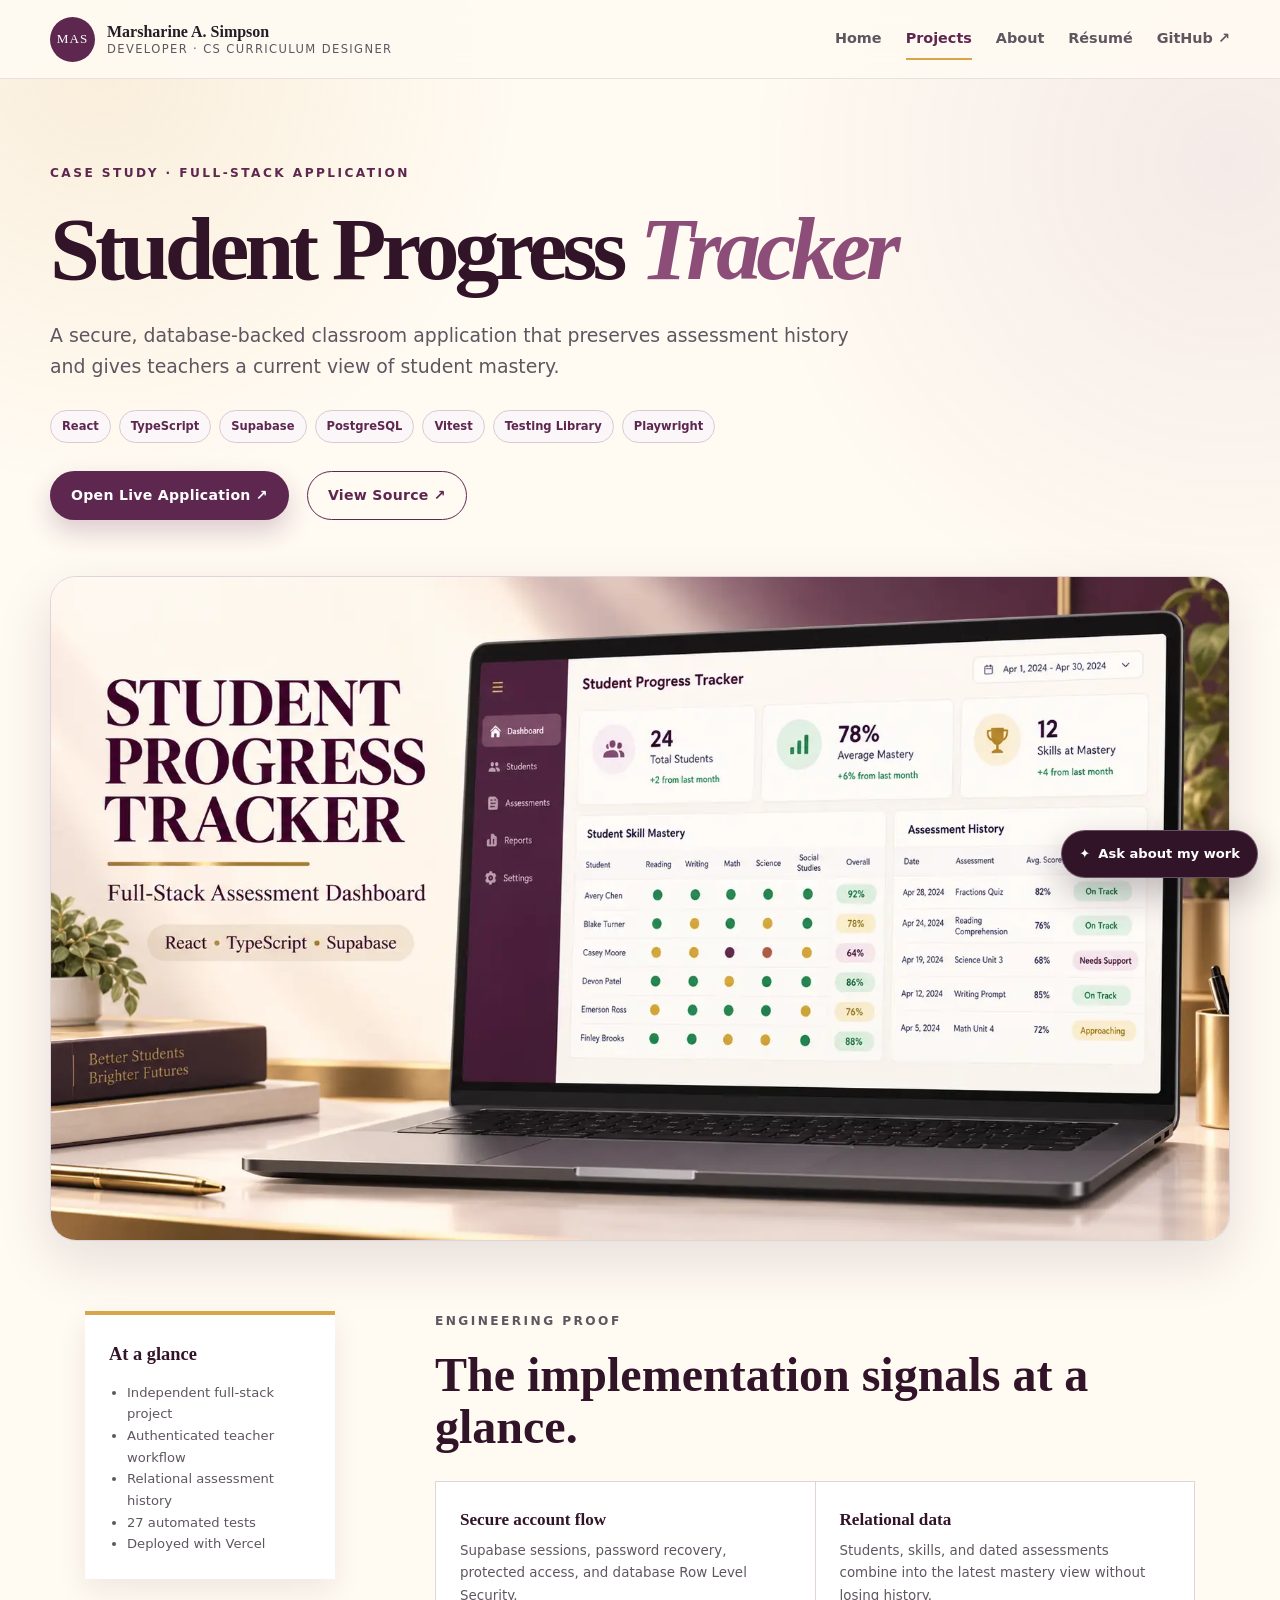
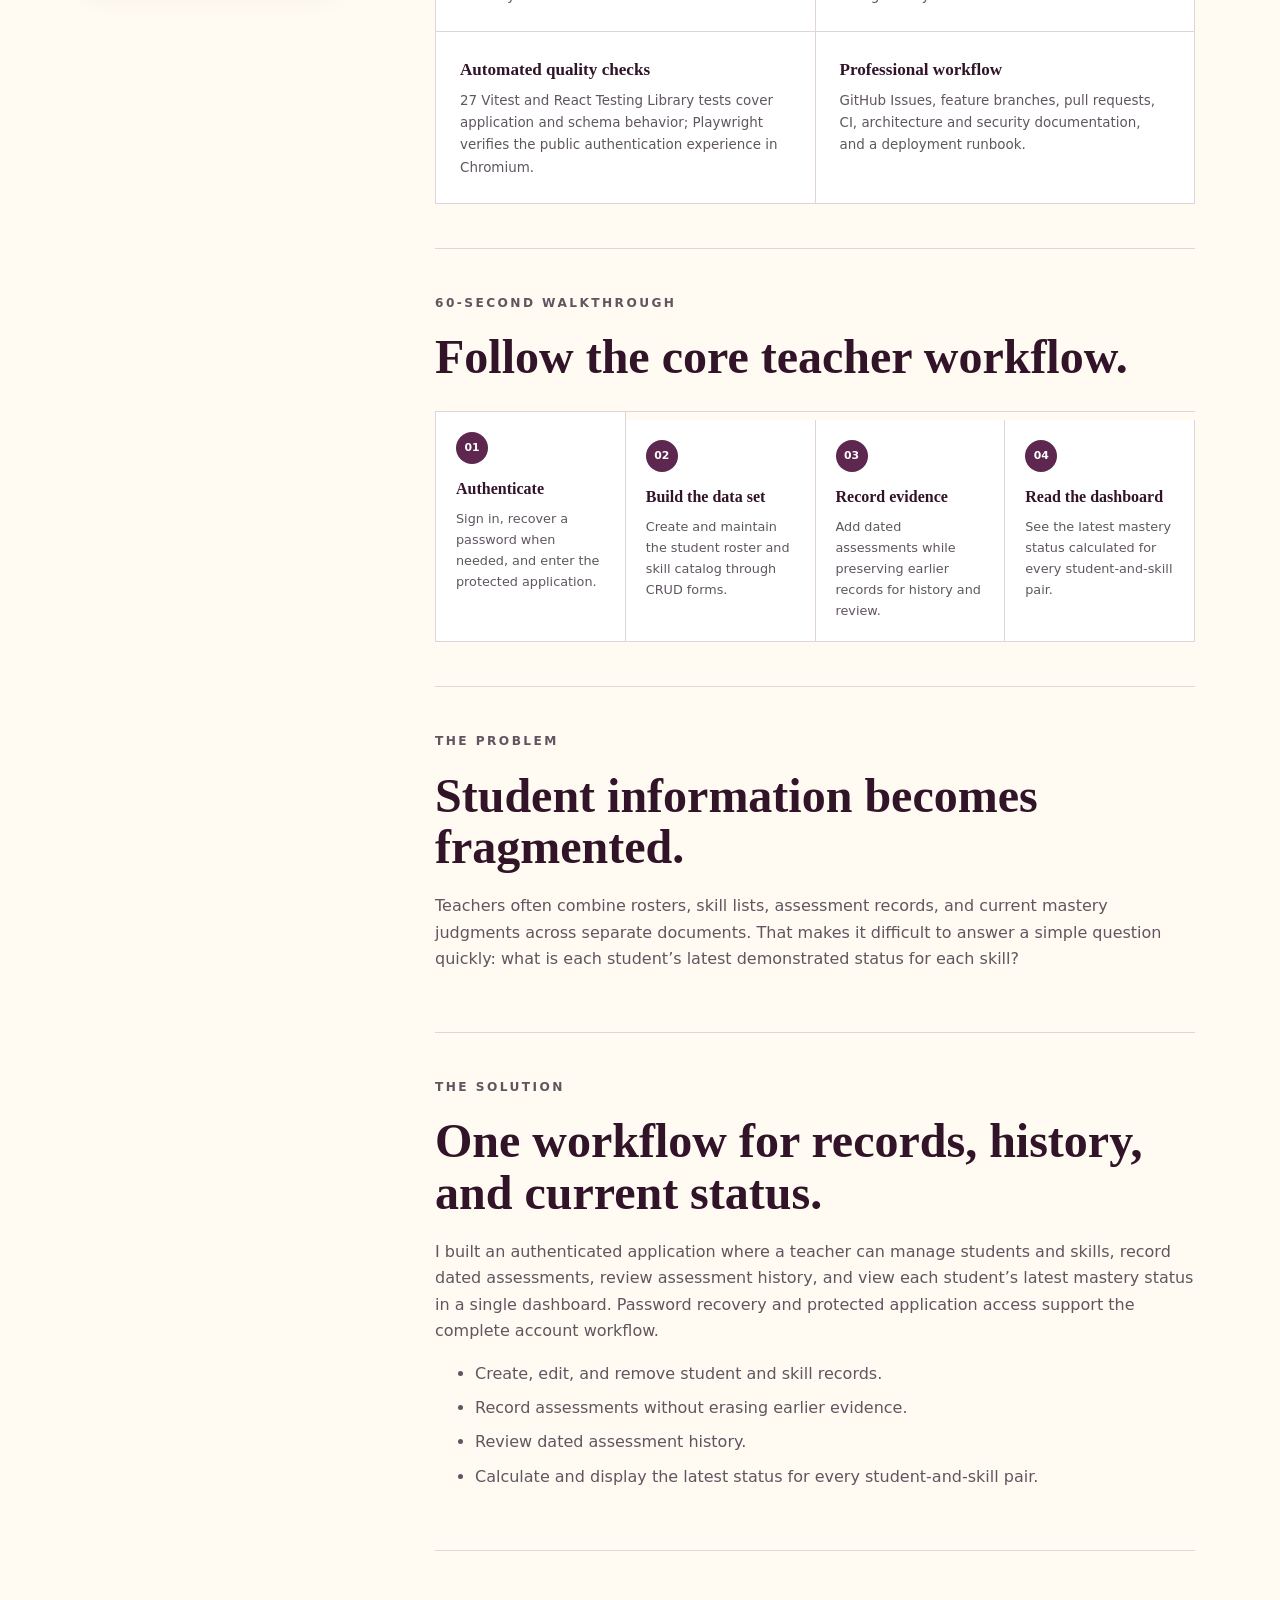
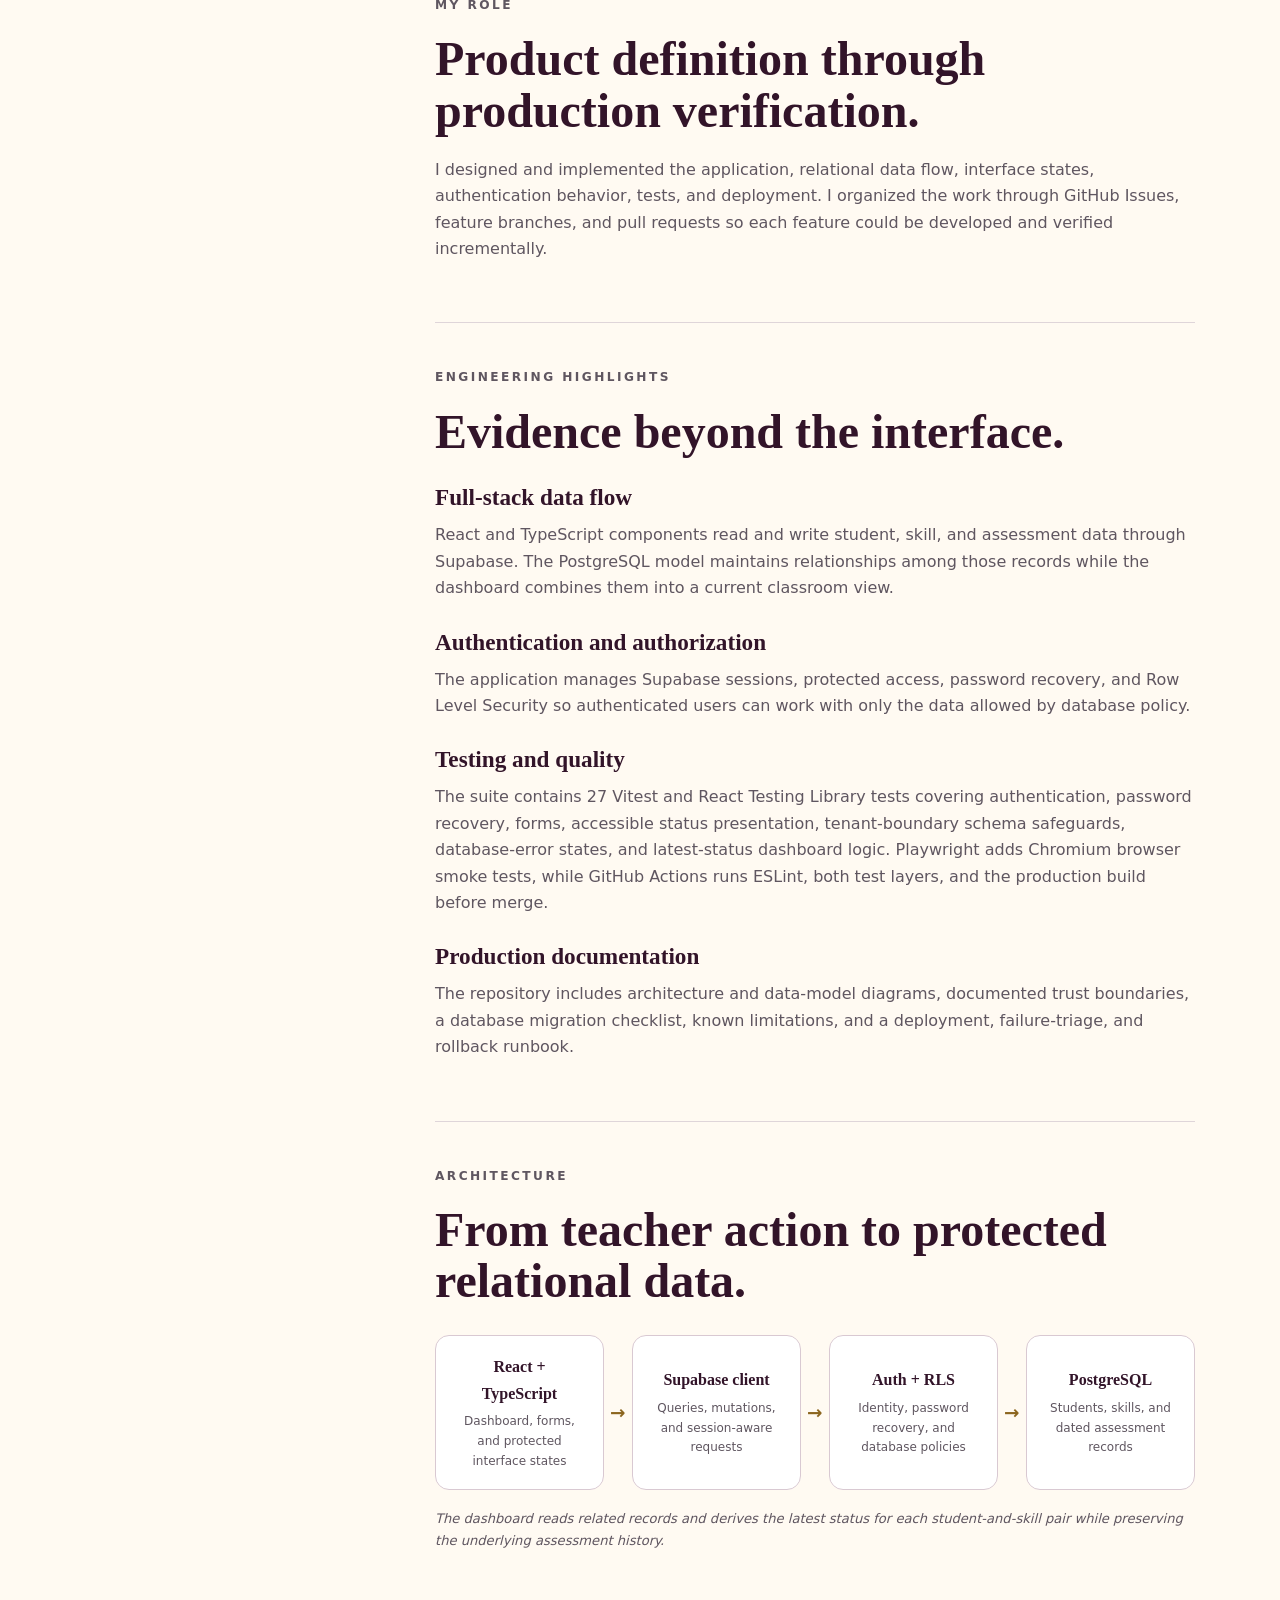
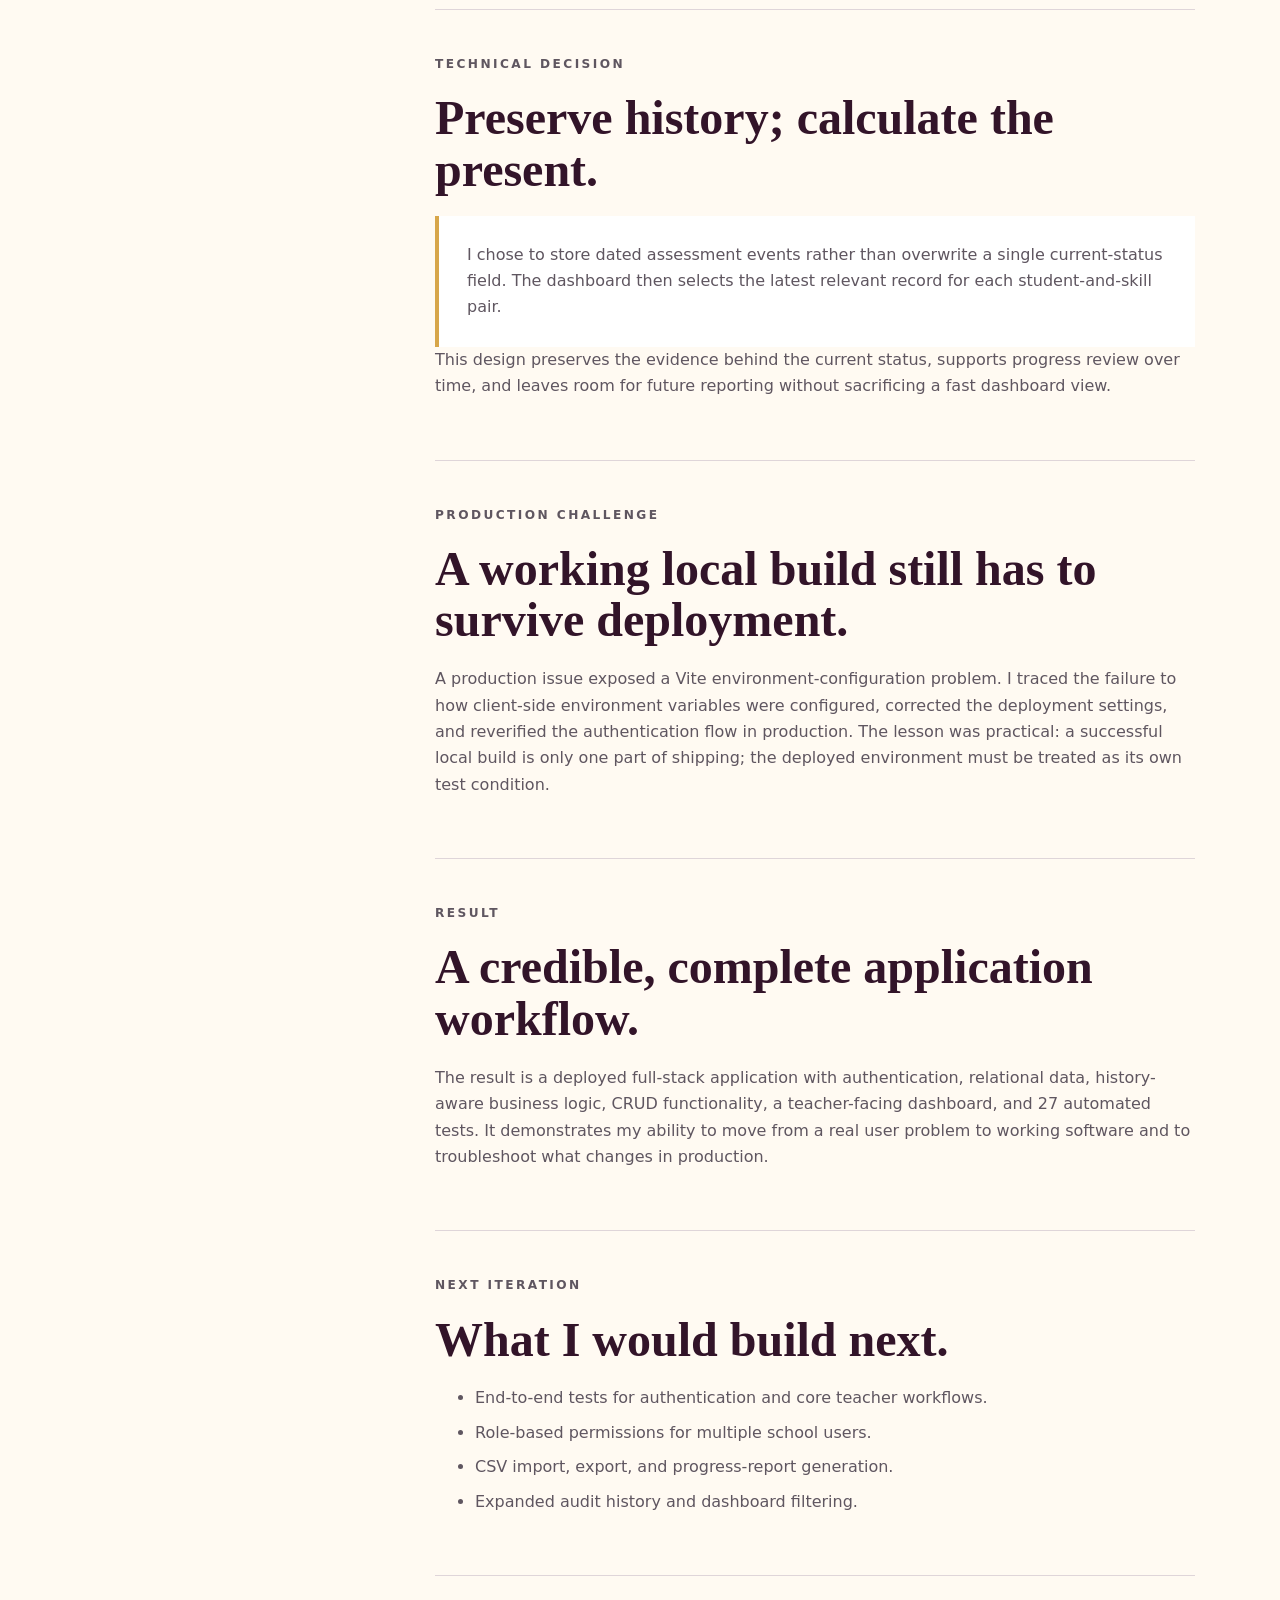
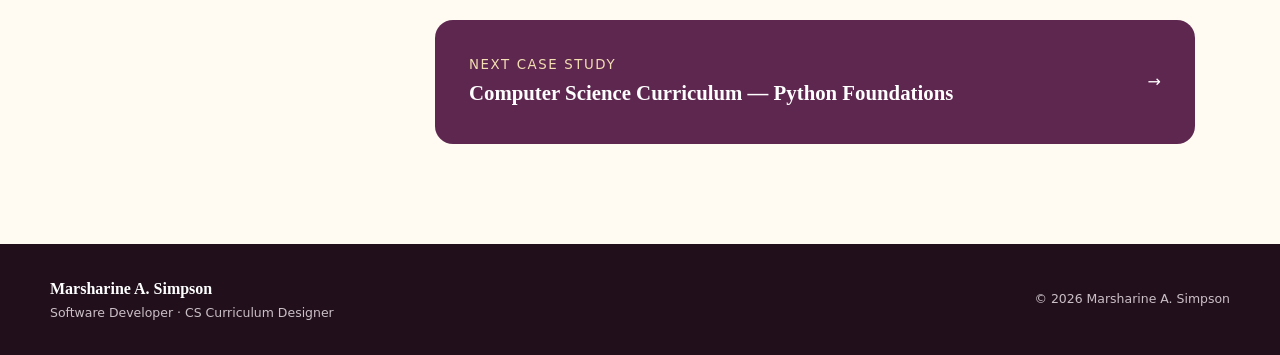
<file: case-studies/student-progress-tracker.html>
<!DOCTYPE html>
<html lang="en">
<head>
    <meta charset="UTF-8">
    <meta name="viewport" content="width=device-width, initial-scale=1.0">
    <meta name="description" content="Student Progress Tracker engineering case study: React, TypeScript, Supabase, PostgreSQL, authentication, Row Level Security, automated testing, and production debugging.">
    <meta name="theme-color" content="#5e274f">
    <link rel="canonical" href="https://projectsportfolio-nine.vercel.app/case-studies/student-progress-tracker.html">
    <meta property="og:type" content="article">
    <meta property="og:title" content="Student Progress Tracker Engineering Case Study">
    <meta property="og:description" content="React, TypeScript, Supabase/PostgreSQL, authentication, RLS, CRUD, assessment history, testing, and production debugging.">
    <meta property="og:url" content="https://projectsportfolio-nine.vercel.app/case-studies/student-progress-tracker.html">
    <meta property="og:image" content="https://projectsportfolio-nine.vercel.app/assets/student-progress-tracker-project.webp">
    <meta property="og:image:alt" content="Student Progress Tracker dashboard and engineering highlights">
    <meta name="twitter:card" content="summary_large_image">
    <title>Student Progress Tracker Case Study | Marsharine A. Simpson</title>
    <link rel="icon" href="../assets/favicon.svg" type="image/svg+xml">
    <link rel="manifest" href="../site.webmanifest">
    <link rel="stylesheet" href="../styles.css">
    <script src="../data/portfolio-answers.js" defer></script>
    <script src="../script.js" defer></script>
    <script type="application/ld+json">
    {
        "@context": "https://schema.org",
        "@type": "SoftwareApplication",
        "name": "Student Progress Tracker",
        "applicationCategory": "EducationalApplication",
        "operatingSystem": "Web",
        "url": "https://student-progress-tracker-sepia.vercel.app/?demo=1",
        "codeRepository": "https://github.com/marsharine-cs/student-progress-tracker",
        "author": {"@type": "Person", "name": "Marsharine A. Simpson", "url": "https://projectsportfolio-nine.vercel.app/"},
        "description": "A React and TypeScript classroom application with Supabase/PostgreSQL, authentication, Row Level Security, CRUD workflows, assessment history, dashboard logic, and automated tests."
    }
    </script>
</head>
<body data-page="case-study">
    <a class="skip-link" href="#main-content">Skip to main content</a>
    <header class="site-header">
        <div class="nav-shell">
            <a class="brand" href="../index.html" aria-label="Marsharine A. Simpson portfolio home"><span class="brand-mark" aria-hidden="true">MAS</span><span class="brand-copy"><strong>Marsharine A. Simpson</strong><small>Developer · CS Curriculum Designer</small></span></a>
            <button class="menu-button" id="menu-button" type="button" aria-expanded="false" aria-controls="main-navigation" aria-label="Open navigation menu"><span></span><span></span><span></span></button>
            <nav class="main-navigation" id="main-navigation" aria-label="Primary navigation">
                <a href="../index.html">Home</a><a href="../projects.html" aria-current="page">Projects</a><a href="../about.html">About</a><a href="https://projectsportfolio-nine.vercel.app/assets/Marsharine-Simpson-Software-Developer-Resume.pdf" target="_blank" rel="noopener noreferrer">Résumé</a><a href="https://github.com/marsharine-cs" target="_blank" rel="noopener noreferrer">GitHub <span aria-hidden="true">↗</span></a>
            </nav>
        </div>
    </header>

    <main id="main-content">
        <section class="case-hero shell">
            <p class="eyebrow">CASE STUDY · FULL-STACK APPLICATION</p>
            <h1>Student Progress <span>Tracker</span></h1>
            <p class="case-lead">A secure, database-backed classroom application that preserves assessment history and gives teachers a current view of student mastery.</p>
            <div class="case-meta" aria-label="Technologies"><span>React</span><span>TypeScript</span><span>Supabase</span><span>PostgreSQL</span><span>Vitest</span><span>Testing Library</span><span>Playwright</span></div>
            <div class="button-row"><a class="button button-primary" href="https://student-progress-tracker-sepia.vercel.app/?demo=1" target="_blank" rel="noopener noreferrer">Open Live Application ↗</a><a class="button button-secondary" href="https://github.com/marsharine-cs/student-progress-tracker" target="_blank" rel="noopener noreferrer">View Source ↗</a></div>
        </section>

        <div class="case-cover shell">
            <img src="../assets/student-progress-tracker-project.webp" width="1672" height="941" decoding="async" alt="Student Progress Tracker full-stack assessment dashboard preview">
        </div>

        <div class="case-layout shell">
            <aside class="case-sidebar" aria-label="Case study summary">
                <strong>At a glance</strong>
                <ul><li>Independent full-stack project</li><li>Authenticated teacher workflow</li><li>Relational assessment history</li><li>27 automated tests</li><li>Deployed with Vercel</li></ul>
            </aside>

            <article class="case-article">
                <section><p class="eyebrow">ENGINEERING PROOF</p><h2>The implementation signals at a glance.</h2><div class="evidence-grid"><article><strong>Secure account flow</strong><p>Supabase sessions, password recovery, protected access, and database Row Level Security.</p></article><article><strong>Relational data</strong><p>Students, skills, and dated assessments combine into the latest mastery view without losing history.</p></article><article><strong>Automated quality checks</strong><p>27 Vitest and React Testing Library tests cover application and schema behavior; Playwright verifies the public authentication experience in Chromium.</p></article><article><strong>Professional workflow</strong><p>GitHub Issues, feature branches, pull requests, CI, architecture and security documentation, and a deployment runbook.</p></article></div></section>

                <section><p class="eyebrow">60-SECOND WALKTHROUGH</p><h2>Follow the core teacher workflow.</h2><ol class="walkthrough-steps"><li><strong>Authenticate</strong><span>Sign in, recover a password when needed, and enter the protected application.</span></li><li><strong>Build the data set</strong><span>Create and maintain the student roster and skill catalog through CRUD forms.</span></li><li><strong>Record evidence</strong><span>Add dated assessments while preserving earlier records for history and review.</span></li><li><strong>Read the dashboard</strong><span>See the latest mastery status calculated for every student-and-skill pair.</span></li></ol></section>

                <section><p class="eyebrow">THE PROBLEM</p><h2>Student information becomes fragmented.</h2><p>Teachers often combine rosters, skill lists, assessment records, and current mastery judgments across separate documents. That makes it difficult to answer a simple question quickly: what is each student’s latest demonstrated status for each skill?</p></section>

                <section><p class="eyebrow">THE SOLUTION</p><h2>One workflow for records, history, and current status.</h2><p>I built an authenticated application where a teacher can manage students and skills, record dated assessments, review assessment history, and view each student’s latest mastery status in a single dashboard. Password recovery and protected application access support the complete account workflow.</p><ul><li>Create, edit, and remove student and skill records.</li><li>Record assessments without erasing earlier evidence.</li><li>Review dated assessment history.</li><li>Calculate and display the latest status for every student-and-skill pair.</li></ul></section>

                <section><p class="eyebrow">MY ROLE</p><h2>Product definition through production verification.</h2><p>I designed and implemented the application, relational data flow, interface states, authentication behavior, tests, and deployment. I organized the work through GitHub Issues, feature branches, and pull requests so each feature could be developed and verified incrementally.</p></section>

                <section><p class="eyebrow">ENGINEERING HIGHLIGHTS</p><h2>Evidence beyond the interface.</h2><h3>Full-stack data flow</h3><p>React and TypeScript components read and write student, skill, and assessment data through Supabase. The PostgreSQL model maintains relationships among those records while the dashboard combines them into a current classroom view.</p><h3>Authentication and authorization</h3><p>The application manages Supabase sessions, protected access, password recovery, and Row Level Security so authenticated users can work with only the data allowed by database policy.</p><h3>Testing and quality</h3><p>The suite contains 27 Vitest and React Testing Library tests covering authentication, password recovery, forms, accessible status presentation, tenant-boundary schema safeguards, database-error states, and latest-status dashboard logic. Playwright adds Chromium browser smoke tests, while GitHub Actions runs ESLint, both test layers, and the production build before merge.</p><h3>Production documentation</h3><p>The repository includes architecture and data-model diagrams, documented trust boundaries, a database migration checklist, known limitations, and a deployment, failure-triage, and rollback runbook.</p></section>

                <section><p class="eyebrow">ARCHITECTURE</p><h2>From teacher action to protected relational data.</h2><div class="architecture-diagram" role="img" aria-label="Architecture flow from React and TypeScript interface through Supabase client and authentication with Row Level Security to PostgreSQL student, skill, and assessment records"><div class="architecture-node"><strong>React + TypeScript</strong><span>Dashboard, forms, and protected interface states</span></div><div class="architecture-node"><strong>Supabase client</strong><span>Queries, mutations, and session-aware requests</span></div><div class="architecture-node"><strong>Auth + RLS</strong><span>Identity, password recovery, and database policies</span></div><div class="architecture-node"><strong>PostgreSQL</strong><span>Students, skills, and dated assessment records</span></div></div><p class="diagram-note">The dashboard reads related records and derives the latest status for each student-and-skill pair while preserving the underlying assessment history.</p></section>

                <section><p class="eyebrow">TECHNICAL DECISION</p><h2>Preserve history; calculate the present.</h2><div class="callout"><p>I chose to store dated assessment events rather than overwrite a single current-status field. The dashboard then selects the latest relevant record for each student-and-skill pair.</p></div><p>This design preserves the evidence behind the current status, supports progress review over time, and leaves room for future reporting without sacrificing a fast dashboard view.</p></section>

                <section><p class="eyebrow">PRODUCTION CHALLENGE</p><h2>A working local build still has to survive deployment.</h2><p>A production issue exposed a Vite environment-configuration problem. I traced the failure to how client-side environment variables were configured, corrected the deployment settings, and reverified the authentication flow in production. The lesson was practical: a successful local build is only one part of shipping; the deployed environment must be treated as its own test condition.</p></section>

                <section><p class="eyebrow">RESULT</p><h2>A credible, complete application workflow.</h2><p>The result is a deployed full-stack application with authentication, relational data, history-aware business logic, CRUD functionality, a teacher-facing dashboard, and 27 automated tests. It demonstrates my ability to move from a real user problem to working software and to troubleshoot what changes in production.</p></section>

                <section><p class="eyebrow">NEXT ITERATION</p><h2>What I would build next.</h2><ul><li>End-to-end tests for authentication and core teacher workflows.</li><li>Role-based permissions for multiple school users.</li><li>CSV import, export, and progress-report generation.</li><li>Expanded audit history and dashboard filtering.</li></ul></section>

                <a class="next-project" href="python-foundations-curriculum.html"><span><small>NEXT CASE STUDY</small><strong>Computer Science Curriculum — Python Foundations</strong></span><span aria-hidden="true">→</span></a>
            </article>
        </div>
    </main>
    <footer class="site-footer"><div class="shell footer-grid"><div><strong>Marsharine A. Simpson</strong><span>Software Developer · CS Curriculum Designer</span></div><p>© <span data-current-year>2026</span> Marsharine A. Simpson</p></div></footer>
</body>
</html>
</file>
<file: styles.css>
:root {
    --ink: #251d25;
    --ink-soft: #5f5660;
    --plum: #5e274f;
    --plum-deep: #321429;
    --plum-light: #8c4e79;
    --gold: #d7a64a;
    --gold-soft: #f3dfb3;
    --cream: #fffaf2;
    --paper: #ffffff;
    --mist: #f4eee9;
    --line: #dfd5d9;
    --success: #4a7c59;
    --shadow: 0 20px 55px rgba(50, 20, 41, 0.12);
    --radius-lg: 26px;
    --radius-md: 18px;
    --radius-sm: 10px;
    --shell: 1180px;
}

* {
    box-sizing: border-box;
}

html {
    scroll-behavior: smooth;
}

body {
    margin: 0;
    color: var(--ink);
    background: var(--cream);
    font-family: Inter, ui-sans-serif, system-ui, -apple-system, BlinkMacSystemFont, "Segoe UI", sans-serif;
    line-height: 1.65;
}

body::before {
    position: fixed;
    inset: 0;
    z-index: -1;
    background:
        radial-gradient(circle at 8% 8%, rgba(215, 166, 74, 0.13), transparent 26rem),
        radial-gradient(circle at 96% 18%, rgba(140, 78, 121, 0.09), transparent 30rem);
    content: "";
    pointer-events: none;
}

img {
    display: block;
    max-width: 100%;
    height: auto;
}

a {
    color: inherit;
}

button,
a {
    -webkit-tap-highlight-color: transparent;
}

button,
input,
textarea,
select {
    font: inherit;
}

h1,
h2,
h3,
p,
figure,
ul {
    margin-top: 0;
}

h1,
h2,
h3 {
    color: var(--plum-deep);
    font-family: Georgia, "Times New Roman", serif;
    line-height: 1.08;
}

h1 span,
h2 span {
    color: var(--plum-light);
    font-style: italic;
}

.shell {
    width: min(calc(100% - 40px), var(--shell));
    margin-inline: auto;
}

.section {
    padding-block: 96px;
}

.skip-link {
    position: fixed;
    top: 12px;
    left: 12px;
    z-index: 1000;
    padding: 10px 16px;
    border-radius: 8px;
    color: var(--paper);
    background: var(--plum-deep);
    transform: translateY(-150%);
    transition: transform 160ms ease;
}

.skip-link:focus {
    transform: translateY(0);
}

:focus-visible {
    outline: 3px solid var(--gold);
    outline-offset: 4px;
}

.site-header {
    position: sticky;
    top: 0;
    z-index: 100;
    border-bottom: 1px solid rgba(94, 39, 79, 0.12);
    background: rgba(255, 250, 242, 0.94);
    backdrop-filter: blur(14px);
}

.nav-shell {
    display: flex;
    align-items: center;
    justify-content: space-between;
    width: min(calc(100% - 40px), var(--shell));
    min-height: 78px;
    margin-inline: auto;
    gap: 32px;
}

.brand {
    display: inline-flex;
    align-items: center;
    gap: 12px;
    text-decoration: none;
}

.brand-mark {
    display: grid;
    width: 45px;
    aspect-ratio: 1;
    place-items: center;
    border-radius: 50%;
    color: var(--paper);
    background: var(--plum);
    font-family: Georgia, "Times New Roman", serif;
    font-size: 0.82rem;
    letter-spacing: 0.08em;
}

.brand-copy {
    display: grid;
    line-height: 1.25;
}

.brand-copy strong {
    font-family: Georgia, "Times New Roman", serif;
    font-size: 1rem;
}

.brand-copy small {
    color: var(--ink-soft);
    font-size: 0.72rem;
    letter-spacing: 0.12em;
    text-transform: uppercase;
}

.main-navigation {
    display: flex;
    align-items: center;
    gap: 24px;
}

.main-navigation a {
    position: relative;
    color: var(--ink-soft);
    font-size: 0.9rem;
    font-weight: 700;
    text-decoration: none;
}

.main-navigation a:hover,
.main-navigation a[aria-current="page"] {
    color: var(--plum);
}

.main-navigation a[aria-current="page"]::after {
    position: absolute;
    right: 0;
    bottom: -9px;
    left: 0;
    height: 2px;
    background: var(--gold);
    content: "";
}

.menu-button {
    display: none;
    width: 46px;
    height: 42px;
    padding: 10px;
    border: 1px solid var(--line);
    border-radius: 9px;
    background: var(--paper);
    cursor: pointer;
}

.menu-button span {
    display: block;
    width: 100%;
    height: 2px;
    margin-block: 4px;
    border-radius: 2px;
    background: var(--plum-deep);
    transition: transform 180ms ease, opacity 180ms ease;
}

.menu-button[aria-expanded="true"] span:first-child {
    transform: translateY(6px) rotate(45deg);
}

.menu-button[aria-expanded="true"] span:nth-child(2) {
    opacity: 0;
}

.menu-button[aria-expanded="true"] span:last-child {
    transform: translateY(-6px) rotate(-45deg);
}

.hero {
    display: grid;
    grid-template-columns: minmax(0, 1.25fr) minmax(300px, 0.75fr);
    align-items: center;
    min-height: 680px;
    padding-block: 86px;
    gap: clamp(46px, 8vw, 105px);
}

.eyebrow {
    margin-bottom: 18px;
    color: var(--plum);
    font-size: 0.76rem;
    font-weight: 800;
    letter-spacing: 0.2em;
}

.hero h1,
.page-hero h1,
.case-hero h1 {
    margin-bottom: 22px;
    font-size: clamp(3.25rem, 7vw, 6.5rem);
    letter-spacing: -0.055em;
}

.hero-stack {
    margin-bottom: 20px;
    color: var(--plum);
    font-size: clamp(1rem, 2vw, 1.23rem);
    font-weight: 800;
    letter-spacing: 0.015em;
}

.hero-introduction {
    max-width: 700px;
    margin-bottom: 18px;
    color: var(--ink-soft);
    font-size: 1.12rem;
}

.signature-line {
    margin-bottom: 30px;
    color: var(--plum-deep);
    font-family: Georgia, "Times New Roman", serif;
    font-size: 1.2rem;
    font-style: italic;
}

.button-row,
.project-actions {
    display: flex;
    flex-wrap: wrap;
    align-items: center;
    gap: 12px 18px;
}

.button {
    display: inline-flex;
    align-items: center;
    justify-content: center;
    min-height: 48px;
    padding: 12px 20px;
    border: 1px solid transparent;
    border-radius: 999px;
    font-size: 0.88rem;
    font-weight: 800;
    letter-spacing: 0.02em;
    text-decoration: none;
    cursor: pointer;
    transition: transform 160ms ease, box-shadow 160ms ease, background 160ms ease;
}

.button:hover {
    transform: translateY(-2px);
}

.button-primary {
    color: var(--paper);
    background: var(--plum);
    box-shadow: 0 12px 26px rgba(94, 39, 79, 0.22);
}

.button-primary:hover {
    background: var(--plum-deep);
}

.button-secondary {
    border-color: var(--plum);
    color: var(--plum);
    background: transparent;
}

.button-light {
    color: var(--plum-deep);
    background: var(--cream);
}

.button-outline-light {
    border-color: rgba(255, 255, 255, 0.65);
    color: var(--paper);
}

.button-small {
    min-height: 40px;
    padding: 9px 16px;
    font-size: 0.78rem;
}

.hero-photo {
    position: relative;
    width: min(100%, 380px);
    margin: 0;
    justify-self: end;
}

.hero-photo::before {
    position: absolute;
    inset: -20px 20px 35px -20px;
    z-index: -1;
    border: 1px solid var(--gold);
    border-radius: 180px 180px var(--radius-lg) var(--radius-lg);
    content: "";
}

.hero-photo img {
    width: 100%;
    aspect-ratio: 4 / 5;
    border-radius: 180px 180px var(--radius-lg) var(--radius-lg);
    object-fit: cover;
    object-position: center 22%;
    box-shadow: var(--shadow);
}

.hero-photo figcaption {
    position: absolute;
    right: -20px;
    bottom: 18px;
    max-width: 240px;
    padding: 13px 17px;
    border-left: 4px solid var(--gold);
    color: var(--paper);
    background: var(--plum-deep);
    box-shadow: var(--shadow);
    font-size: 0.77rem;
    font-weight: 700;
    letter-spacing: 0.03em;
}

.proof-strip {
    border-block: 1px solid var(--line);
    background: var(--paper);
}

.proof-grid {
    display: grid;
    grid-template-columns: repeat(4, 1fr);
}

.proof-grid div {
    display: grid;
    min-height: 118px;
    align-content: center;
    padding: 20px 28px;
    border-left: 1px solid var(--line);
}

.proof-grid div:last-child {
    border-right: 1px solid var(--line);
}

.proof-grid strong {
    color: var(--plum-deep);
    font-family: Georgia, "Times New Roman", serif;
    font-size: 1.08rem;
}

.proof-grid span {
    color: var(--ink-soft);
    font-size: 0.78rem;
}

.section-heading {
    display: grid;
    grid-template-columns: minmax(0, 1fr) minmax(260px, 0.62fr);
    align-items: end;
    margin-bottom: 46px;
    gap: 44px;
}

.section-heading h2,
.developer-edge h2,
.cta-section h2 {
    max-width: 740px;
    margin-bottom: 0;
    font-size: clamp(2.4rem, 5vw, 4.4rem);
    letter-spacing: -0.04em;
}

.section-heading > p,
.developer-edge > div:last-child p {
    margin-bottom: 0;
    color: var(--ink-soft);
}

.featured-grid {
    display: grid;
    gap: 28px;
}

.project-card {
    overflow: hidden;
    border: 1px solid var(--line);
    border-radius: var(--radius-lg);
    background: var(--paper);
    box-shadow: 0 12px 36px rgba(50, 20, 41, 0.07);
}

.project-card-featured {
    display: grid;
    grid-template-columns: minmax(0, 0.94fr) minmax(0, 1.06fr);
    min-height: 390px;
}

.project-media {
    display: grid;
    min-height: 320px;
    padding: clamp(18px, 2.4vw, 30px);
    overflow: hidden;
    place-items: center;
    background:
        linear-gradient(145deg, rgba(94, 39, 79, 0.09), rgba(215, 166, 74, 0.12)),
        var(--mist);
}

.project-media img {
    width: 100%;
    height: auto;
    max-height: 100%;
    border-radius: 12px;
    object-fit: contain;
    box-shadow: 0 14px 30px rgba(50, 20, 41, 0.14);
    transition: transform 350ms ease;
}

a.project-media:hover img {
    transform: translateY(-3px);
}

.project-card-body {
    display: flex;
    flex-direction: column;
    justify-content: center;
    padding: clamp(30px, 5vw, 60px);
}

.project-kicker {
    margin-bottom: 15px;
    color: var(--plum-light);
    font-size: 0.72rem;
    font-weight: 900;
    letter-spacing: 0.18em;
}

.project-card h3 {
    margin-bottom: 15px;
    font-size: clamp(2rem, 3.5vw, 3.2rem);
}

.project-card-body > p:not(.project-kicker) {
    margin-bottom: 22px;
    color: var(--ink-soft);
}

.tag-list {
    display: flex;
    flex-wrap: wrap;
    padding: 0;
    margin-bottom: 28px;
    gap: 8px;
    list-style: none;
}

.tag-list li,
.case-meta span {
    padding: 6px 11px;
    border: 1px solid #d9c9d2;
    border-radius: 999px;
    color: var(--plum);
    background: #fbf6f8;
    font-size: 0.72rem;
    font-weight: 800;
}

.project-actions > a:not(.button),
.text-link {
    color: var(--plum);
    font-size: 0.82rem;
    font-weight: 850;
    text-underline-offset: 4px;
}

.section-action {
    margin-top: 38px;
    text-align: right;
}

.text-link {
    font-size: 0.96rem;
}

.section-dark {
    color: #f7edf3;
    background: var(--plum-deep);
}

.section-heading-light h2,
.section-heading-light h3 {
    color: var(--paper);
}

.section-heading-light .eyebrow {
    color: var(--gold-soft);
}

.section-heading-light > p {
    color: #cabec7;
}

.skills-grid {
    display: grid;
    grid-template-columns: repeat(4, 1fr);
    border-block: 1px solid rgba(255, 255, 255, 0.16);
}

.skills-grid article {
    min-height: 250px;
    padding: 34px 28px;
    border-left: 1px solid rgba(255, 255, 255, 0.16);
}

.skills-grid article:last-child {
    border-right: 1px solid rgba(255, 255, 255, 0.16);
}

.skills-grid span {
    color: var(--gold);
    font-size: 0.75rem;
    font-weight: 900;
}

.skills-grid h3 {
    margin: 40px 0 14px;
    color: var(--paper);
    font-size: 1.55rem;
}

.skills-grid p {
    margin-bottom: 0;
    color: #cabec7;
    font-size: 0.88rem;
}

.developer-edge {
    display: grid;
    grid-template-columns: minmax(0, 1fr) minmax(300px, 0.76fr);
    align-items: center;
    gap: clamp(44px, 8vw, 100px);
}

.developer-edge .text-link {
    display: inline-block;
    margin-top: 22px;
}

.cta-section {
    padding-block: 74px;
    color: var(--paper);
    background: var(--plum);
}

.cta-grid {
    display: grid;
    grid-template-columns: minmax(0, 1.2fr) auto;
    align-items: center;
    gap: 40px;
}

.cta-section .eyebrow {
    color: var(--gold-soft);
}

.cta-section h2 {
    color: var(--paper);
    font-size: clamp(2rem, 4vw, 3.5rem);
}

.site-footer {
    padding-block: 32px;
    color: #cbbfc6;
    background: #21101c;
}

.footer-grid {
    display: flex;
    align-items: center;
    justify-content: space-between;
    gap: 30px;
}

.footer-grid div {
    display: grid;
}

.footer-grid strong {
    color: var(--paper);
    font-family: Georgia, "Times New Roman", serif;
}

.footer-grid span,
.footer-grid p {
    font-size: 0.78rem;
}

.footer-grid p {
    margin-bottom: 0;
}

/* Projects */
.page-hero {
    max-width: 900px;
    padding-block: 90px 72px;
}

.page-hero h1 {
    margin-bottom: 24px;
}

.page-hero > p:last-child {
    max-width: 760px;
    margin-bottom: 0;
    color: var(--ink-soft);
    font-size: 1.12rem;
}

.project-index {
    padding-bottom: 96px;
}

.compact-grid {
    display: grid;
    grid-template-columns: repeat(2, minmax(0, 1fr));
    gap: 24px;
}

.compact-card {
    display: grid;
    grid-template-columns: minmax(150px, 0.72fr) minmax(0, 1fr);
    min-height: 240px;
}

.compact-card .project-media {
    min-height: 100%;
    padding: 16px;
}

.compact-card .project-card-body {
    padding: 28px;
}

.compact-card h3 {
    font-size: 1.55rem;
}

.compact-card .tag-list {
    margin-bottom: 18px;
}

.compact-card .project-actions {
    margin-top: auto;
}

.subsection-heading {
    display: flex;
    align-items: end;
    justify-content: space-between;
    margin: 84px 0 30px;
    gap: 30px;
}

.subsection-heading h2 {
    max-width: 700px;
    margin-bottom: 0;
    font-size: clamp(2rem, 4vw, 3.4rem);
}

.subsection-heading p {
    max-width: 470px;
    margin-bottom: 0;
    color: var(--ink-soft);
}

.education-card {
    display: grid;
    grid-template-columns: minmax(280px, 0.82fr) minmax(0, 1.18fr);
    overflow: hidden;
    border: 1px solid var(--line);
    border-radius: var(--radius-lg);
    background: var(--paper);
}

.education-card img {
    width: 100%;
    height: 100%;
    min-height: 360px;
    padding: 28px;
    object-fit: contain;
    background:
        linear-gradient(145deg, rgba(94, 39, 79, 0.08), rgba(215, 166, 74, 0.12)),
        var(--mist);
}

.education-card > div {
    padding: clamp(32px, 5vw, 58px);
}

.education-card h3 {
    font-size: clamp(2rem, 4vw, 3.4rem);
}

.education-card p {
    color: var(--ink-soft);
}

.minor-link-row {
    margin-top: 28px;
    color: var(--ink-soft);
    font-size: 0.88rem;
}

/* About */
.about-intro {
    display: grid;
    grid-template-columns: minmax(280px, 0.75fr) minmax(0, 1.25fr);
    align-items: start;
    gap: clamp(48px, 8vw, 110px);
}

.about-intro figure {
    position: sticky;
    top: 110px;
    margin: 0;
}

.about-intro img {
    width: 100%;
    aspect-ratio: 4 / 5;
    border-radius: 170px 170px var(--radius-lg) var(--radius-lg);
    object-fit: cover;
    box-shadow: var(--shadow);
}

.about-copy .lead {
    color: var(--plum-deep);
    font-family: Georgia, "Times New Roman", serif;
    font-size: clamp(1.45rem, 3vw, 2.2rem);
    line-height: 1.35;
}

.about-copy p:not(.eyebrow):not(.lead) {
    color: var(--ink-soft);
}

.experience-grid {
    display: grid;
    grid-template-columns: repeat(2, 1fr);
    margin-top: 58px;
    border-top: 1px solid var(--line);
    border-left: 1px solid var(--line);
}

.experience-grid article {
    padding: 30px;
    border-right: 1px solid var(--line);
    border-bottom: 1px solid var(--line);
}

.experience-grid h3 {
    font-size: 1.45rem;
}

.experience-grid p {
    margin-bottom: 0;
    color: var(--ink-soft);
    font-size: 0.9rem;
}

.credentials-grid {
    display: grid;
    grid-template-columns: 1.15fr 0.85fr;
    gap: 26px;
}

.credential-card {
    padding: 34px;
    border: 1px solid var(--line);
    border-radius: var(--radius-md);
    background: var(--paper);
}

.credential-card h3 {
    margin-bottom: 9px;
    font-size: 1.35rem;
}

.credential-card p {
    margin-bottom: 0;
    color: var(--ink-soft);
}

/* Case studies */
.case-hero {
    padding-block: 84px 56px;
}

.case-hero h1 {
    max-width: 980px;
    font-size: clamp(3rem, 7vw, 6rem);
}

.case-hero .case-lead {
    max-width: 820px;
    color: var(--ink-soft);
    font-size: 1.18rem;
}

.case-meta {
    display: flex;
    flex-wrap: wrap;
    margin: 28px 0;
    gap: 8px;
}

.case-cover {
    overflow: hidden;
    margin-bottom: 70px;
    border: 1px solid var(--line);
    border-radius: var(--radius-lg);
    background: var(--paper);
    box-shadow: var(--shadow);
}

.case-cover img {
    width: 100%;
    height: auto;
    object-fit: contain;
}

.case-layout {
    display: grid;
    grid-template-columns: 250px minmax(0, 760px);
    justify-content: center;
    padding-bottom: 100px;
    gap: clamp(42px, 8vw, 100px);
}

.case-sidebar {
    position: sticky;
    top: 110px;
    align-self: start;
    padding: 24px;
    border-top: 4px solid var(--gold);
    background: var(--paper);
    box-shadow: 0 12px 28px rgba(50, 20, 41, 0.08);
}

.case-sidebar strong {
    display: block;
    margin-bottom: 12px;
    color: var(--plum-deep);
    font-family: Georgia, "Times New Roman", serif;
    font-size: 1.15rem;
}

.case-sidebar ul {
    padding-left: 18px;
    margin-bottom: 0;
    color: var(--ink-soft);
    font-size: 0.82rem;
}

.case-article section {
    padding-bottom: 44px;
    margin-bottom: 44px;
    border-bottom: 1px solid var(--line);
}

.case-article section:last-child {
    border-bottom: 0;
}

.case-article h2 {
    margin-bottom: 20px;
    font-size: clamp(2rem, 4vw, 3rem);
}

.case-article h3 {
    margin: 28px 0 12px;
    font-size: 1.45rem;
}

.case-article p,
.case-article li {
    color: var(--ink-soft);
}

.case-article li + li {
    margin-top: 8px;
}

.callout {
    padding: 26px 28px;
    border-left: 4px solid var(--gold);
    background: var(--paper);
}

.callout p:last-child {
    margin-bottom: 0;
}

.next-project {
    display: flex;
    align-items: center;
    justify-content: space-between;
    padding: 34px;
    border-radius: var(--radius-md);
    color: var(--paper);
    background: var(--plum);
    text-decoration: none;
}

.next-project small {
    display: block;
    color: var(--gold-soft);
    letter-spacing: 0.12em;
}

.next-project strong {
    font-family: Georgia, "Times New Roman", serif;
    font-size: 1.3rem;
}

/* Recruiter summary, architecture, and portfolio guide */
.visually-hidden {
    position: absolute !important;
    width: 1px !important;
    height: 1px !important;
    padding: 0 !important;
    overflow: hidden !important;
    clip: rect(0, 0, 0, 0) !important;
    white-space: nowrap !important;
    border: 0 !important;
}

dialog {
    color: var(--ink);
}

dialog::backdrop {
    background: rgba(33, 16, 28, 0.72);
    backdrop-filter: blur(6px);
}

.dialog-close {
    display: grid;
    width: 42px;
    height: 42px;
    flex: 0 0 auto;
    place-items: center;
    border: 1px solid var(--line);
    border-radius: 50%;
    color: var(--plum-deep);
    background: var(--cream);
    font-size: 1.6rem;
    line-height: 1;
    cursor: pointer;
}

.recruiter-dialog {
    width: min(calc(100% - 32px), 880px);
    max-height: min(88vh, 820px);
    padding: 0;
    overflow: auto;
    border: 0;
    border-radius: var(--radius-lg);
    background: var(--cream);
    box-shadow: 0 28px 90px rgba(33, 16, 28, 0.35);
}

.recruiter-shell {
    padding: clamp(28px, 5vw, 58px);
}

.recruiter-header,
.guide-header {
    display: flex;
    align-items: flex-start;
    justify-content: space-between;
    gap: 24px;
}

.recruiter-header h2,
.guide-header h2 {
    margin-bottom: 8px;
    font-size: clamp(2rem, 5vw, 3.6rem);
}

.recruiter-lead {
    max-width: 700px;
    color: var(--ink-soft);
    font-size: 1.05rem;
}

.recruiter-evidence {
    display: grid;
    grid-template-columns: repeat(3, 1fr);
    margin-block: 30px;
    border-top: 1px solid var(--line);
    border-left: 1px solid var(--line);
}

.recruiter-evidence article {
    padding: 24px;
    border-right: 1px solid var(--line);
    border-bottom: 1px solid var(--line);
    background: var(--paper);
}

.recruiter-evidence span {
    color: #8b651e;
    font-size: 0.72rem;
    font-weight: 900;
    letter-spacing: 0.12em;
}

.recruiter-evidence h3 {
    margin: 10px 0 8px;
    font-size: 1.25rem;
}

.recruiter-evidence p {
    margin: 0;
    color: var(--ink-soft);
    font-size: 0.86rem;
}

.evidence-grid {
    display: grid;
    grid-template-columns: repeat(2, minmax(0, 1fr));
    margin-top: 28px;
    border-top: 1px solid var(--line);
    border-left: 1px solid var(--line);
}

.evidence-grid article {
    padding: 24px;
    border-right: 1px solid var(--line);
    border-bottom: 1px solid var(--line);
    background: var(--paper);
}

.evidence-grid strong {
    display: block;
    margin-bottom: 6px;
    color: var(--plum-deep);
    font-family: Georgia, "Times New Roman", serif;
    font-size: 1.07rem;
}

.evidence-grid p {
    margin: 0;
    font-size: 0.84rem;
}

.architecture-diagram {
    display: grid;
    grid-template-columns: repeat(4, minmax(0, 1fr));
    align-items: stretch;
    margin: 28px 0 18px;
    gap: 28px;
}

.architecture-node {
    position: relative;
    display: grid;
    min-height: 124px;
    align-content: center;
    padding: 18px;
    border: 1px solid #d9c9d2;
    border-radius: 14px;
    background: var(--paper);
    text-align: center;
}

.architecture-node:not(:last-child)::after {
    position: absolute;
    top: 50%;
    left: calc(100% + 7px);
    width: 14px;
    color: #8b651e;
    content: "→";
    font-size: 1.15rem;
    font-weight: 900;
    transform: translateY(-50%);
}

.architecture-node strong {
    color: var(--plum-deep);
    font-family: Georgia, "Times New Roman", serif;
}

.architecture-node span {
    margin-top: 5px;
    color: var(--ink-soft);
    font-size: 0.75rem;
}

.diagram-note {
    font-size: 0.82rem;
    font-style: italic;
}

.walkthrough-steps {
    display: grid;
    grid-template-columns: repeat(4, minmax(0, 1fr));
    padding: 0;
    margin: 28px 0 0;
    border-top: 1px solid var(--line);
    border-left: 1px solid var(--line);
    counter-reset: walkthrough;
    list-style: none;
}

.walkthrough-steps li {
    position: relative;
    min-height: 188px;
    padding: 64px 20px 20px;
    border-right: 1px solid var(--line);
    border-bottom: 1px solid var(--line);
    background: var(--paper);
    counter-increment: walkthrough;
}

.walkthrough-steps li::before {
    position: absolute;
    top: 20px;
    left: 20px;
    display: grid;
    width: 32px;
    height: 32px;
    place-items: center;
    border-radius: 50%;
    color: var(--paper);
    background: var(--plum);
    content: counter(walkthrough, decimal-leading-zero);
    font-size: 0.68rem;
    font-weight: 900;
}

.walkthrough-steps strong {
    display: block;
    margin-bottom: 6px;
    color: var(--plum-deep);
    font-family: Georgia, "Times New Roman", serif;
}

.walkthrough-steps span {
    display: block;
    color: var(--ink-soft);
    font-size: 0.8rem;
}

.quality-note {
    padding: 16px 18px;
    margin-top: 28px;
    border-left: 4px solid var(--gold);
    color: var(--ink-soft);
    background: var(--paper);
    font-size: 0.82rem;
}

.guide-launcher {
    position: fixed;
    right: 22px;
    bottom: 22px;
    z-index: 90;
    display: inline-flex;
    align-items: center;
    min-height: 48px;
    padding: 11px 17px;
    gap: 8px;
    border: 1px solid rgba(255, 255, 255, 0.25);
    border-radius: 999px;
    color: var(--paper);
    background: var(--plum-deep);
    box-shadow: 0 15px 36px rgba(33, 16, 28, 0.28);
    font: inherit;
    font-size: 0.82rem;
    font-weight: 850;
    cursor: pointer;
}

.guide-launcher:hover {
    background: var(--plum);
    transform: translateY(-2px);
}

.guide-dialog {
    width: min(calc(100% - 28px), 690px);
    max-height: min(90vh, 780px);
    padding: 0;
    overflow: hidden;
    border: 0;
    border-radius: var(--radius-lg);
    background: var(--cream);
    box-shadow: 0 28px 90px rgba(33, 16, 28, 0.4);
}

.guide-shell {
    display: grid;
    max-height: min(90vh, 780px);
    grid-template-rows: auto auto minmax(170px, 1fr) auto auto auto;
    padding: clamp(22px, 4vw, 34px);
}

.guide-footer {
    display: flex;
    align-items: center;
    justify-content: space-between;
    padding-top: 12px;
    gap: 14px;
    border-top: 1px solid var(--line);
}

.guide-footer .guide-status {
    margin: 0;
}

.guide-close-action {
    flex: 0 0 auto;
    padding: 9px 14px;
    border: 1px solid var(--line);
    border-radius: 999px;
    color: var(--plum-deep);
    background: var(--cream);
    font: inherit;
    font-size: 0.78rem;
    font-weight: 850;
    cursor: pointer;
}

.guide-close-action:hover {
    border-color: var(--plum-light);
    background: var(--rose-pale);
}

.guide-header h2 {
    font-size: clamp(1.65rem, 4vw, 2.45rem);
}

.guide-eyebrow {
    margin-bottom: 7px;
    color: var(--plum-light);
    font-size: 0.66rem;
    font-weight: 900;
    letter-spacing: 0.16em;
}

.guide-disclosure,
.guide-status {
    color: var(--ink-soft);
    font-size: 0.76rem;
}

.guide-disclosure {
    padding-bottom: 16px;
    margin-bottom: 0;
    border-bottom: 1px solid var(--line);
}

.guide-messages {
    display: flex;
    min-height: 180px;
    padding: 20px 4px;
    overflow-y: auto;
    flex-direction: column;
    gap: 12px;
}

.guide-message {
    width: fit-content;
    max-width: 88%;
    padding: 13px 15px;
    border-radius: 15px;
    font-size: 0.87rem;
}

.guide-message p {
    margin: 0;
}

.guide-message-assistant {
    align-self: flex-start;
    border: 1px solid var(--line);
    background: var(--paper);
}

.guide-message-user {
    align-self: flex-end;
    color: var(--paper);
    background: var(--plum);
}

.guide-sources {
    padding-top: 9px;
    margin-top: 9px;
    border-top: 1px solid var(--line);
    color: var(--ink-soft);
    font-size: 0.7rem;
}

.guide-sources a {
    color: var(--plum);
    font-weight: 800;
    text-underline-offset: 3px;
}

.guide-prompts {
    display: flex;
    flex-wrap: wrap;
    padding-bottom: 12px;
    gap: 7px;
}

.guide-prompts button {
    padding: 7px 10px;
    border: 1px solid #d9c9d2;
    border-radius: 999px;
    color: var(--plum);
    background: #fbf6f8;
    font: inherit;
    font-size: 0.7rem;
    font-weight: 800;
    cursor: pointer;
}

.guide-form {
    display: grid;
    grid-template-columns: minmax(0, 1fr) auto;
    gap: 9px;
}

.guide-form input {
    min-width: 0;
    min-height: 44px;
    padding: 10px 14px;
    border: 1px solid #cdbbc5;
    border-radius: 999px;
    color: var(--ink);
    background: var(--paper);
    font: inherit;
    font-size: 0.86rem;
}

.guide-form input:focus,
.dialog-close:focus-visible,
.guide-close-action:focus-visible,
.guide-prompts button:focus-visible,
.guide-launcher:focus-visible {
    outline: 3px solid rgba(215, 166, 74, 0.55);
    outline-offset: 2px;
}

.guide-form button:disabled {
    cursor: wait;
    opacity: 0.65;
}

.guide-status {
    margin: 9px 0 0;
}

@media (max-width: 980px) {
    .hero {
        grid-template-columns: minmax(0, 1.15fr) minmax(260px, 0.85fr);
        gap: 50px;
    }

    .proof-grid,
    .skills-grid {
        grid-template-columns: repeat(2, 1fr);
    }

    .proof-grid div:nth-child(3),
    .skills-grid article:nth-child(3) {
        border-top: 1px solid var(--line);
    }

    .proof-grid div:nth-child(4),
    .skills-grid article:nth-child(4) {
        border-top: 1px solid var(--line);
    }

    .skills-grid article:nth-child(3),
    .skills-grid article:nth-child(4) {
        border-top-color: rgba(255, 255, 255, 0.16);
    }

    .compact-grid {
        grid-template-columns: 1fr;
    }

    .architecture-diagram {
        grid-template-columns: repeat(2, minmax(0, 1fr));
    }

    .walkthrough-steps {
        grid-template-columns: repeat(2, minmax(0, 1fr));
    }

    .architecture-node:nth-child(2)::after {
        display: none;
    }
}

@media (max-width: 760px) {
    .shell,
    .nav-shell {
        width: min(calc(100% - 28px), var(--shell));
    }

    .section {
        padding-block: 70px;
    }

    .brand-copy {
        display: none;
    }

    .menu-button {
        display: block;
    }

    .main-navigation {
        position: absolute;
        top: calc(100% + 1px);
        right: 14px;
        left: 14px;
        display: none;
        align-items: stretch;
        padding: 12px;
        border: 1px solid var(--line);
        border-radius: var(--radius-md);
        background: var(--paper);
        box-shadow: var(--shadow);
        flex-direction: column;
        gap: 0;
    }

    .main-navigation.is-open {
        display: flex;
    }

    .main-navigation a {
        padding: 13px 12px;
        border-radius: 8px;
    }

    .main-navigation a:hover,
    .main-navigation a[aria-current="page"] {
        background: var(--mist);
    }

    .main-navigation a[aria-current="page"]::after {
        display: none;
    }

    .hero {
        grid-template-columns: 1fr;
        min-height: auto;
        padding-block: 64px 76px;
    }

    .hero-copy {
        order: 0;
    }

    .hero-photo {
        width: min(82%, 390px);
        margin-inline: auto;
        justify-self: center;
        order: 1;
    }

    .hero-photo figcaption {
        right: -10px;
    }

    .proof-grid,
    .skills-grid {
        grid-template-columns: 1fr;
    }

    .proof-grid div,
    .proof-grid div:last-child,
    .skills-grid article,
    .skills-grid article:last-child {
        min-height: auto;
        border-top: 1px solid var(--line);
        border-right: 1px solid var(--line);
    }

    .proof-grid div:first-child {
        border-top: 0;
    }

    .skills-grid article {
        min-height: 0;
        border-top-color: rgba(255, 255, 255, 0.16);
        border-right-color: rgba(255, 255, 255, 0.16);
    }

    .skills-grid h3 {
        margin-top: 16px;
    }

    .section-heading,
    .developer-edge,
    .cta-grid,
    .about-intro,
    .credentials-grid,
    .case-layout {
        grid-template-columns: 1fr;
    }

    .project-card-featured,
    .education-card {
        grid-template-columns: 1fr;
    }

    .project-media {
        min-height: 240px;
    }

    .compact-card {
        grid-template-columns: 1fr;
    }

    .compact-card .project-media {
        min-height: 210px;
    }

    .subsection-heading {
        align-items: start;
        flex-direction: column;
    }

    .about-intro figure,
    .case-sidebar {
        position: static;
    }

    .about-intro figure {
        width: min(76%, 390px);
        margin-inline: auto;
    }

    .experience-grid {
        grid-template-columns: 1fr;
    }

    .recruiter-evidence,
    .evidence-grid,
    .architecture-diagram,
    .walkthrough-steps {
        grid-template-columns: 1fr;
    }

    .architecture-node:not(:last-child)::after {
        top: calc(100% + 2px);
        left: 50%;
        transform: translateX(-50%) rotate(90deg);
    }

    .architecture-node:nth-child(2)::after {
        display: block;
    }

    .footer-grid {
        align-items: flex-start;
        flex-direction: column;
    }
}

@media (max-width: 460px) {
    .hero h1,
    .page-hero h1,
    .case-hero h1 {
        font-size: clamp(2.6rem, 15vw, 4rem);
    }

    .button-row .button {
        width: 100%;
    }

    .hero-photo {
        width: 90%;
    }

    .project-card-body,
    .education-card > div {
        padding: 26px 22px;
    }

    .guide-launcher {
        right: 12px;
        bottom: 12px;
    }

    .guide-dialog {
        width: calc(100% - 20px);
    }

    .guide-shell {
        padding: 20px 16px;
    }

    .guide-form {
        grid-template-columns: 1fr;
    }

    .guide-form .button {
        width: 100%;
    }

}

@media (prefers-reduced-motion: reduce) {
    html {
        scroll-behavior: auto;
    }

    *,
    *::before,
    *::after {
        scroll-behavior: auto !important;
        transition-duration: 0.01ms !important;
    }
}

/* Curriculum case study */
.curriculum-units {
    grid-template-columns: repeat(2, minmax(0, 1fr));
}

.curriculum-units li {
    min-height: 0;
    padding: 20px 20px 20px 66px;
}

.curriculum-units li::before {
    top: 18px;
}

.curriculum-units li:last-child {
    grid-column: 1 / -1;
}

.architecture-diagram-six {
    grid-template-columns: repeat(3, minmax(0, 1fr));
}

.architecture-diagram-six .architecture-node:nth-child(3)::after {
    display: none;
}

.artifact-list {
    display: grid;
    padding: 0;
    margin: 24px 0 0;
    gap: 12px;
    list-style: none;
}

.artifact-list li {
    display: grid;
    padding: 18px 20px;
    border: 1px solid var(--line);
    border-radius: var(--radius-sm);
    background: var(--paper);
    gap: 4px;
}

.artifact-list a {
    color: var(--plum);
    font-weight: 850;
    text-underline-offset: 4px;
}

.artifact-list span {
    color: var(--ink-soft);
    font-size: 0.84rem;
}

.resume-note {
    margin-top: 18px;
    color: var(--ink-soft);
    font-size: 0.88rem;
}

.resume-note a {
    color: var(--plum);
    font-weight: 850;
    text-underline-offset: 4px;
}

/* Portfolio guide: rich answers and actions */
.guide-message p + p,
.guide-message ul + p,
.guide-message p + ul {
    margin-top: 8px;
}

.guide-message ul {
    padding-left: 18px;
    margin: 0;
}

.guide-message li + li {
    margin-top: 3px;
}

.guide-message a {
    color: var(--plum);
    font-weight: 800;
    text-underline-offset: 3px;
}

.guide-message-user a {
    color: inherit;
}

.guide-actions {
    display: flex;
    flex-wrap: wrap;
    margin-top: 11px;
    gap: 8px;
}

.guide-message .guide-action {
    display: inline-flex;
    align-items: center;
    min-height: 36px;
    padding: 7px 13px;
    border-radius: 999px;
    color: var(--paper);
    background: var(--plum);
    font-size: 0.74rem;
    font-weight: 850;
    text-decoration: none;
}

.guide-message .guide-action:hover {
    color: var(--paper);
    background: var(--plum-deep);
}

.guide-message .guide-action:focus-visible {
    outline: 3px solid rgba(215, 166, 74, 0.55);
    outline-offset: 2px;
}

@media (max-width: 760px) {
    .curriculum-units,
    .architecture-diagram-six {
        grid-template-columns: 1fr;
    }

    .architecture-diagram-six .architecture-node:nth-child(3)::after {
        display: block;
    }
}

/* Allow résumé anchor to clear the sticky navigation. */
#resumes { scroll-margin-top: 96px; }

/* Hero: audience-specific recruiter paths */
.recruiter-paths {
    display: flex;
    flex-wrap: wrap;
    align-items: center;
    margin-top: 18px;
    gap: 10px 12px;
}

.recruiter-paths > span {
    color: var(--ink-soft);
    font-size: 0.82rem;
    font-weight: 700;
}

/* Earlier practice projects and planning note */
.practice-list {
    display: grid;
    padding: 0;
    margin: 0;
    border-top: 1px solid var(--line);
    list-style: none;
}

.practice-list li {
    display: grid;
    grid-template-columns: minmax(180px, 0.6fr) minmax(0, 1.4fr) auto;
    align-items: baseline;
    padding: 16px 4px;
    border-bottom: 1px solid var(--line);
    gap: 6px 24px;
}

.practice-list strong {
    color: var(--plum-deep);
}

.practice-list span {
    color: var(--ink-soft);
    font-size: 0.9rem;
}

.practice-links {
    display: flex;
    gap: 14px;
}

.practice-links a,
.planning-note a {
    color: var(--plum);
    font-weight: 850;
    text-underline-offset: 4px;
}

.planning-note {
    padding: 22px 24px;
    border-left: 4px solid var(--gold);
    color: var(--ink-soft);
    background: var(--paper);
}

@media (max-width: 760px) {
    .practice-list li {
        grid-template-columns: 1fr;
    }
}
</file>
